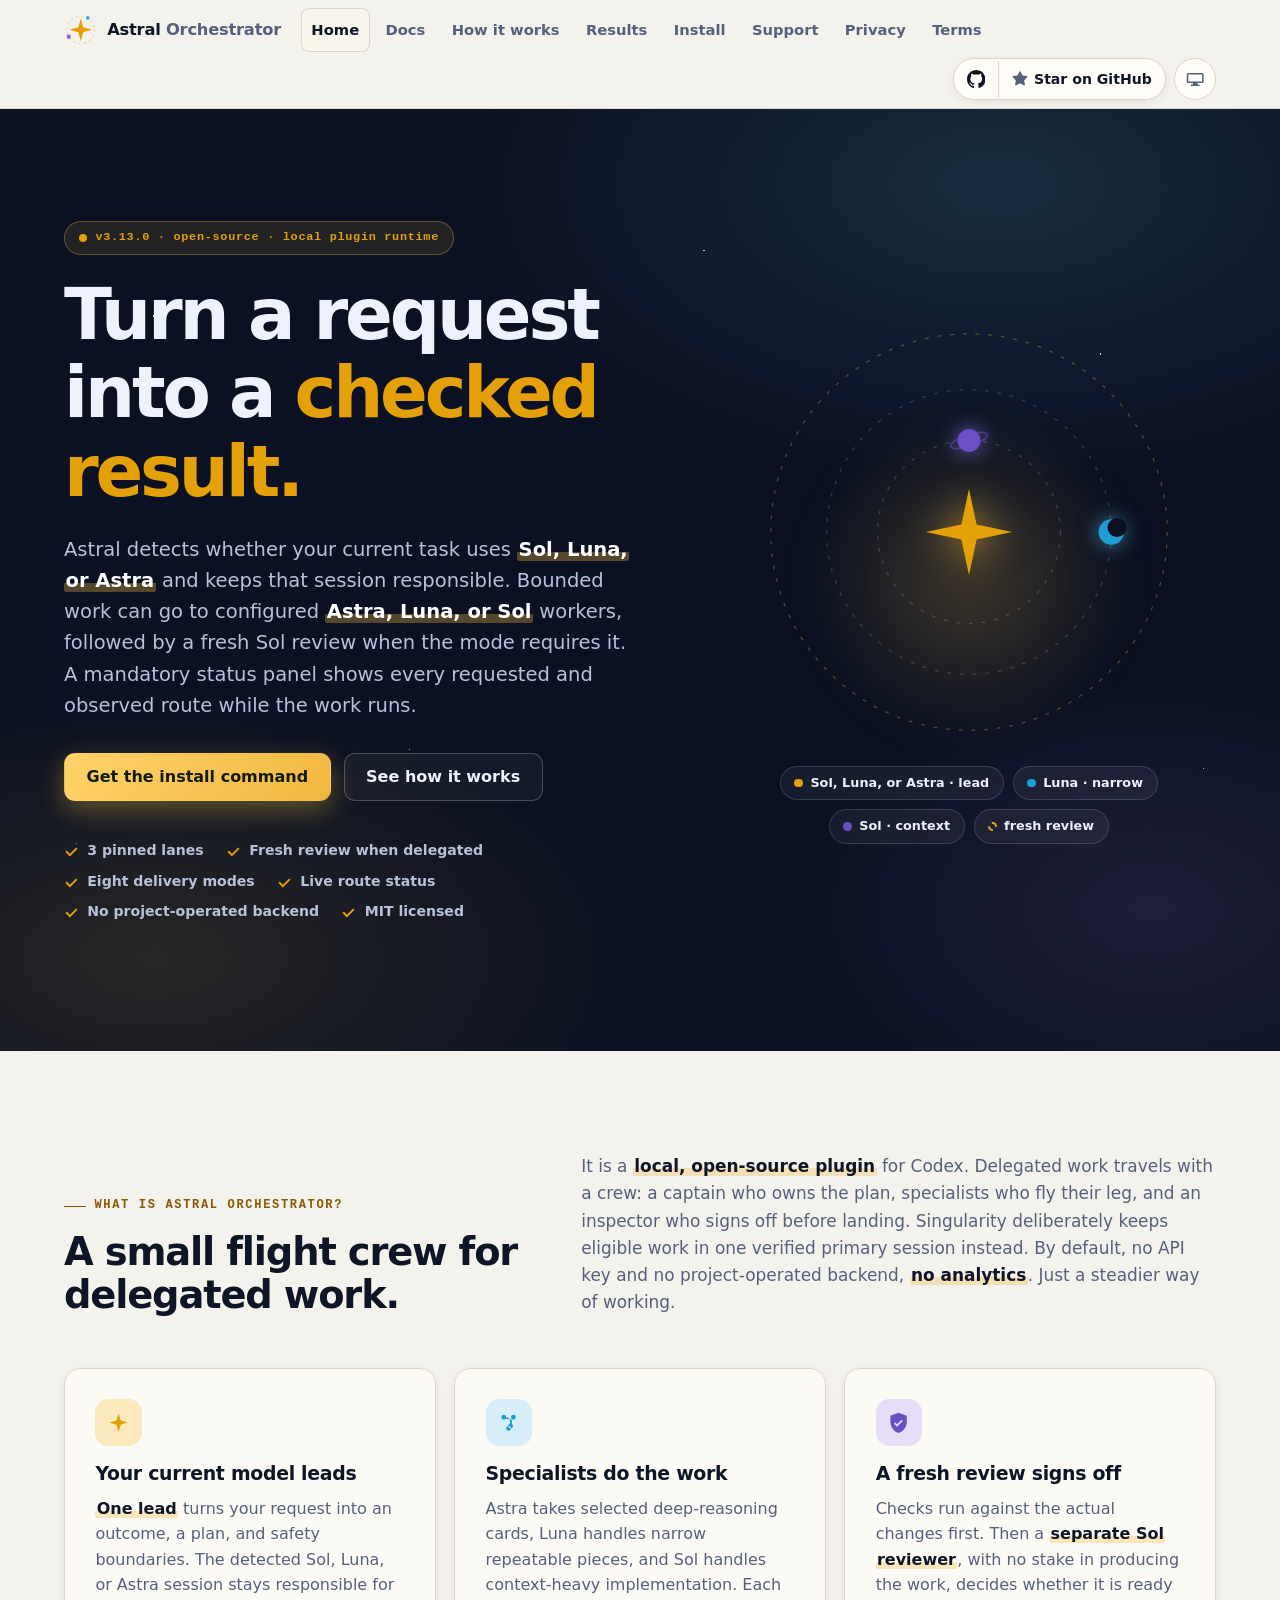
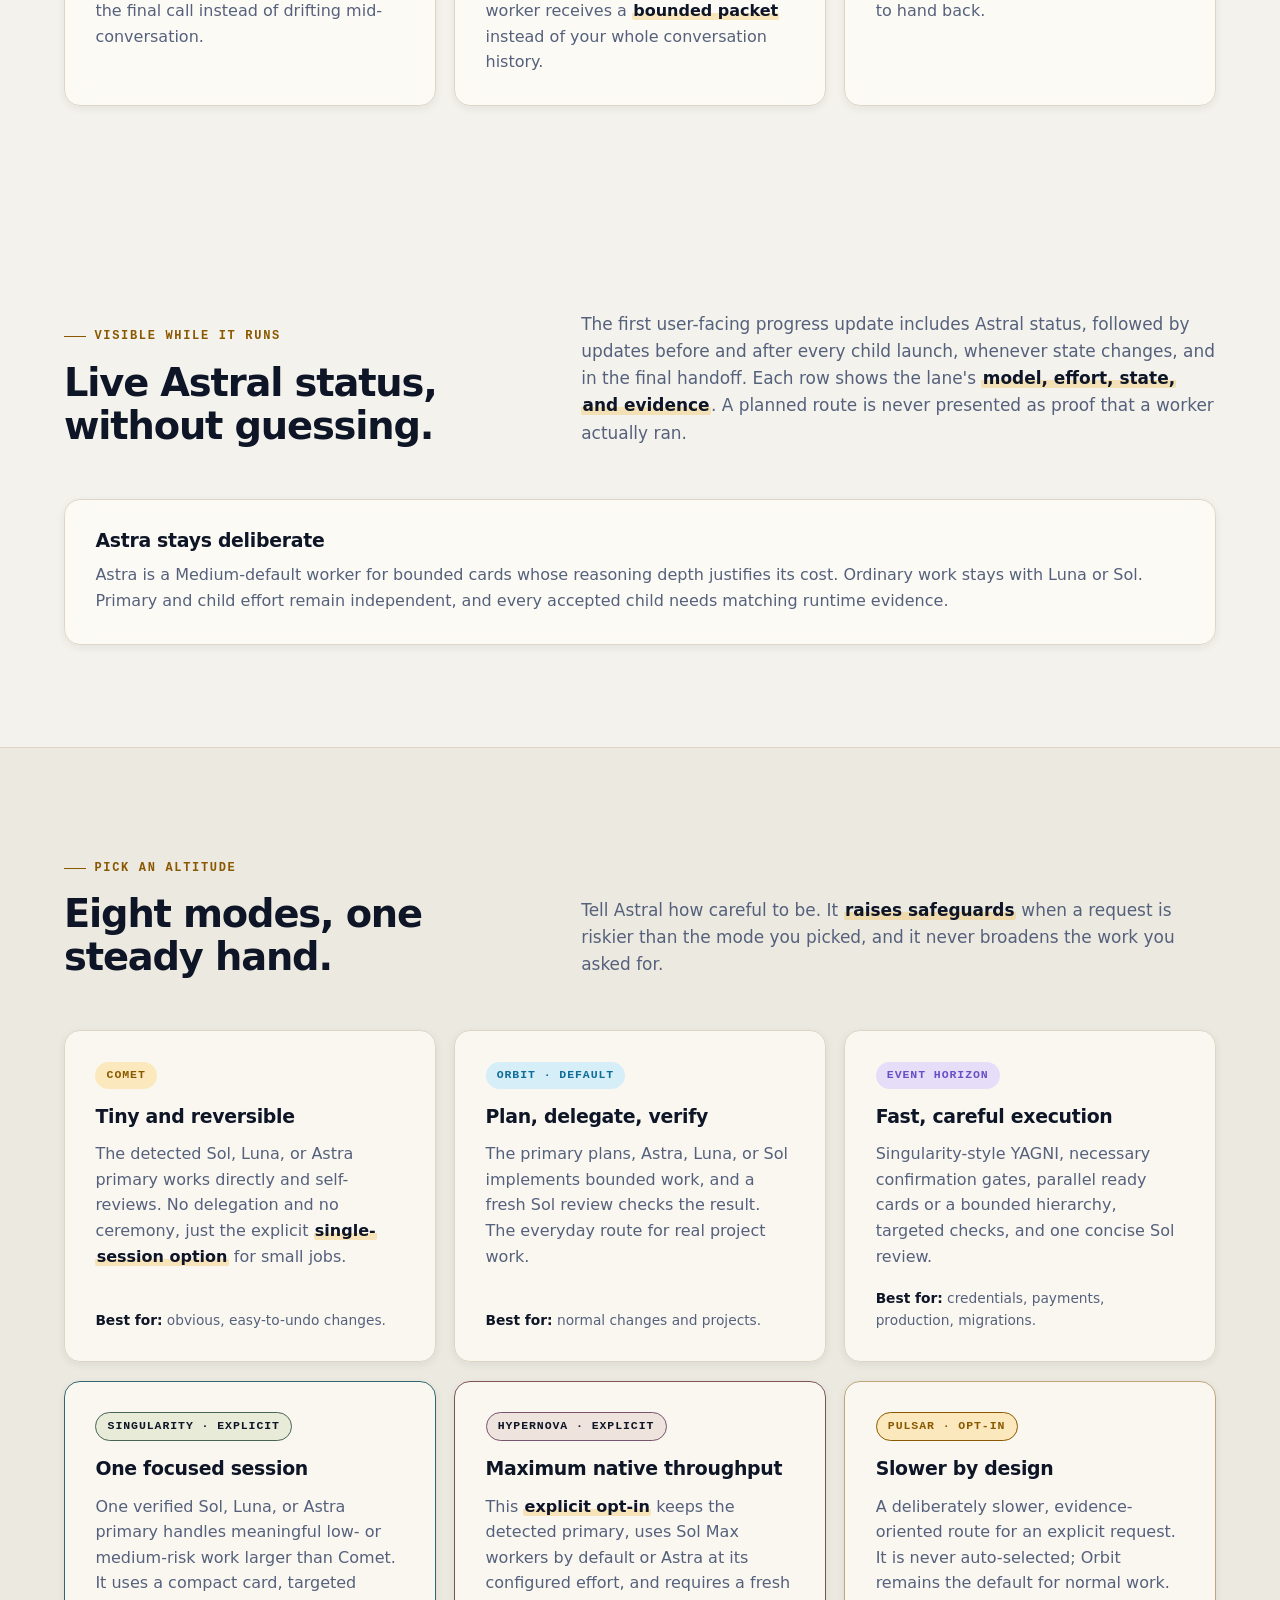
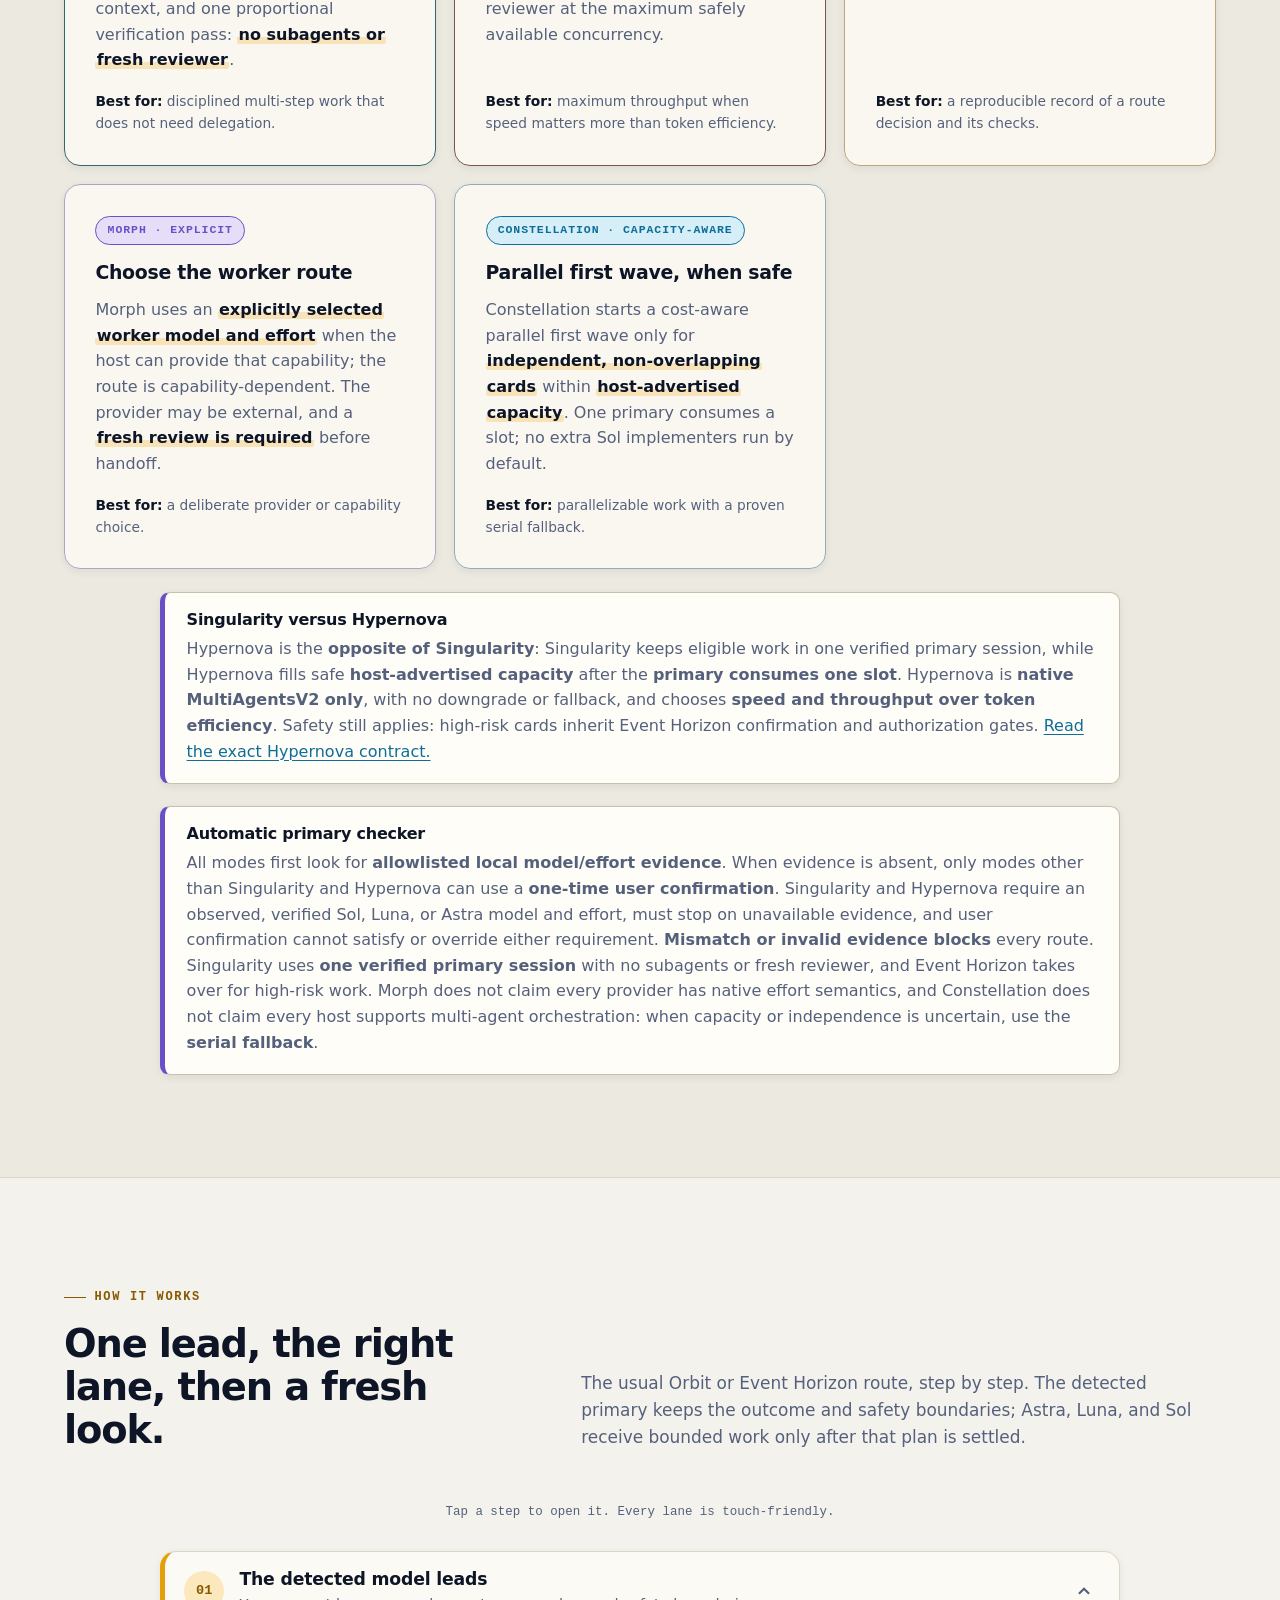
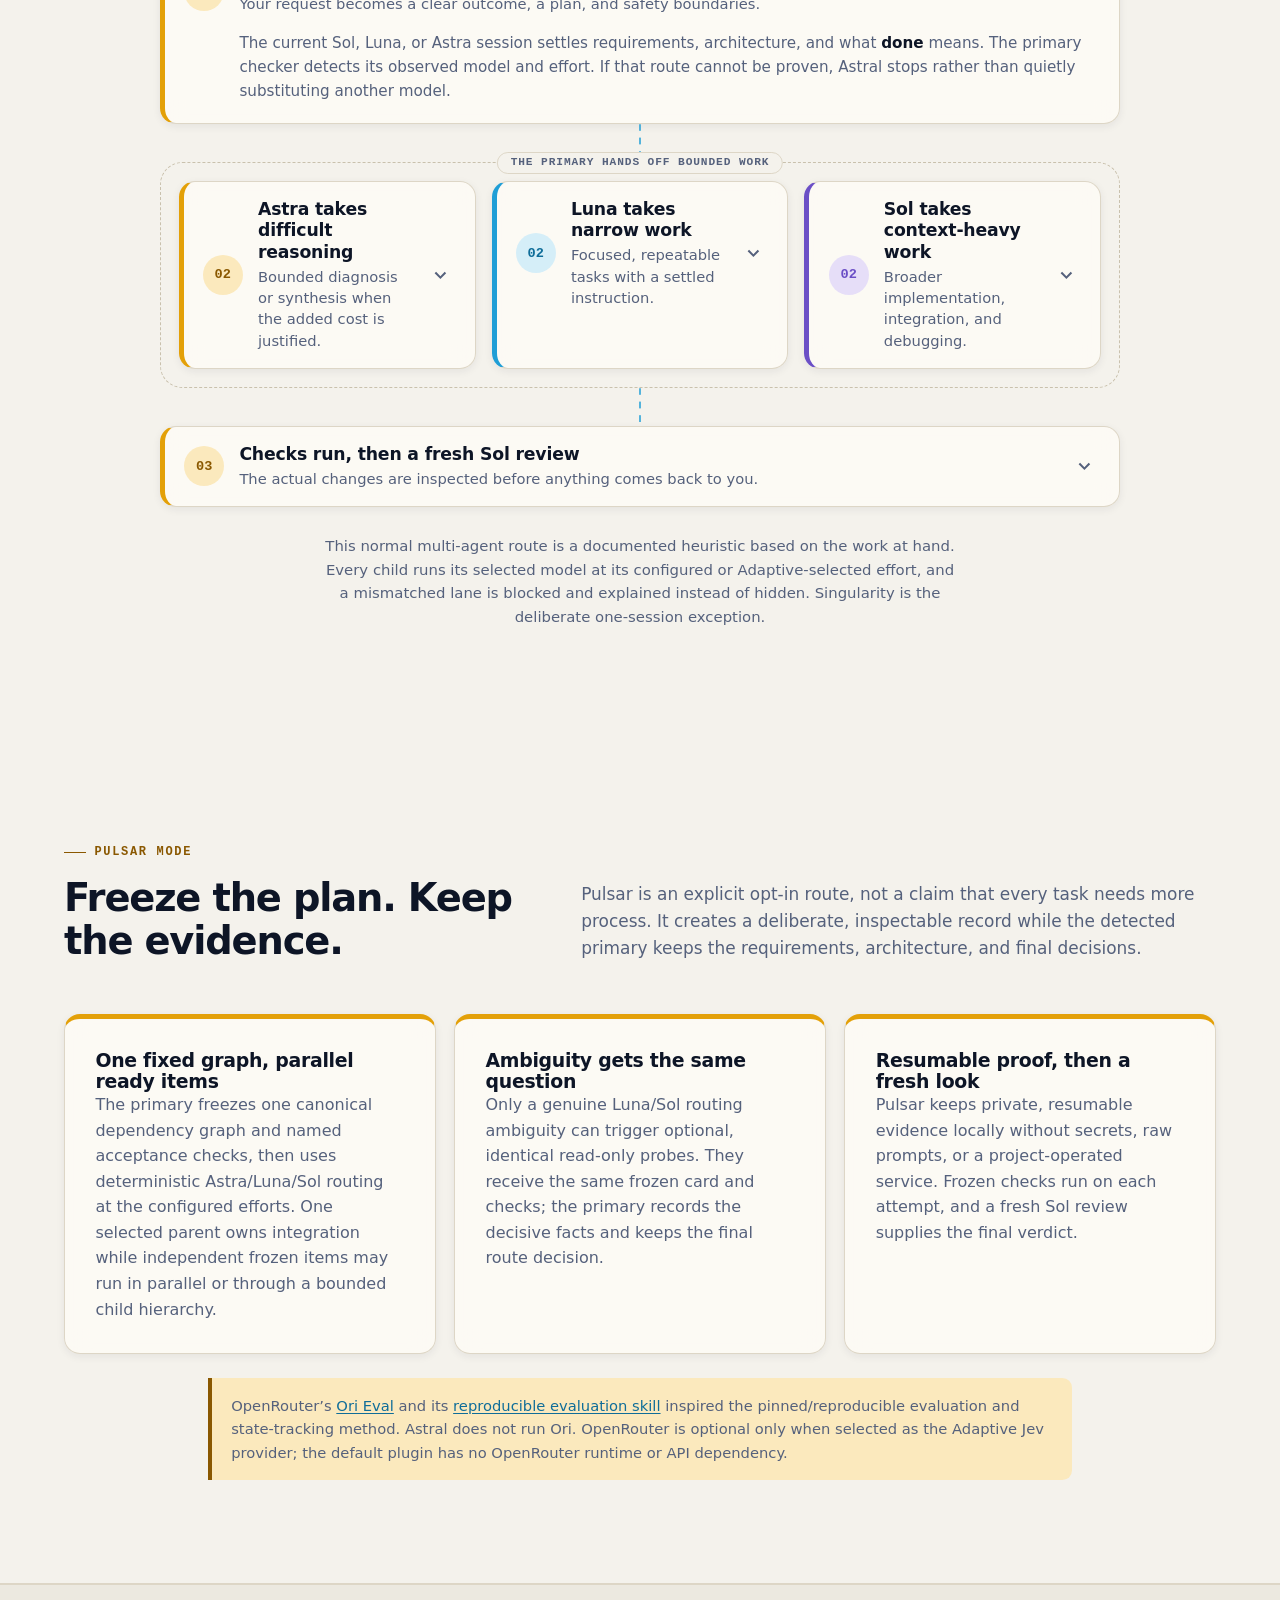
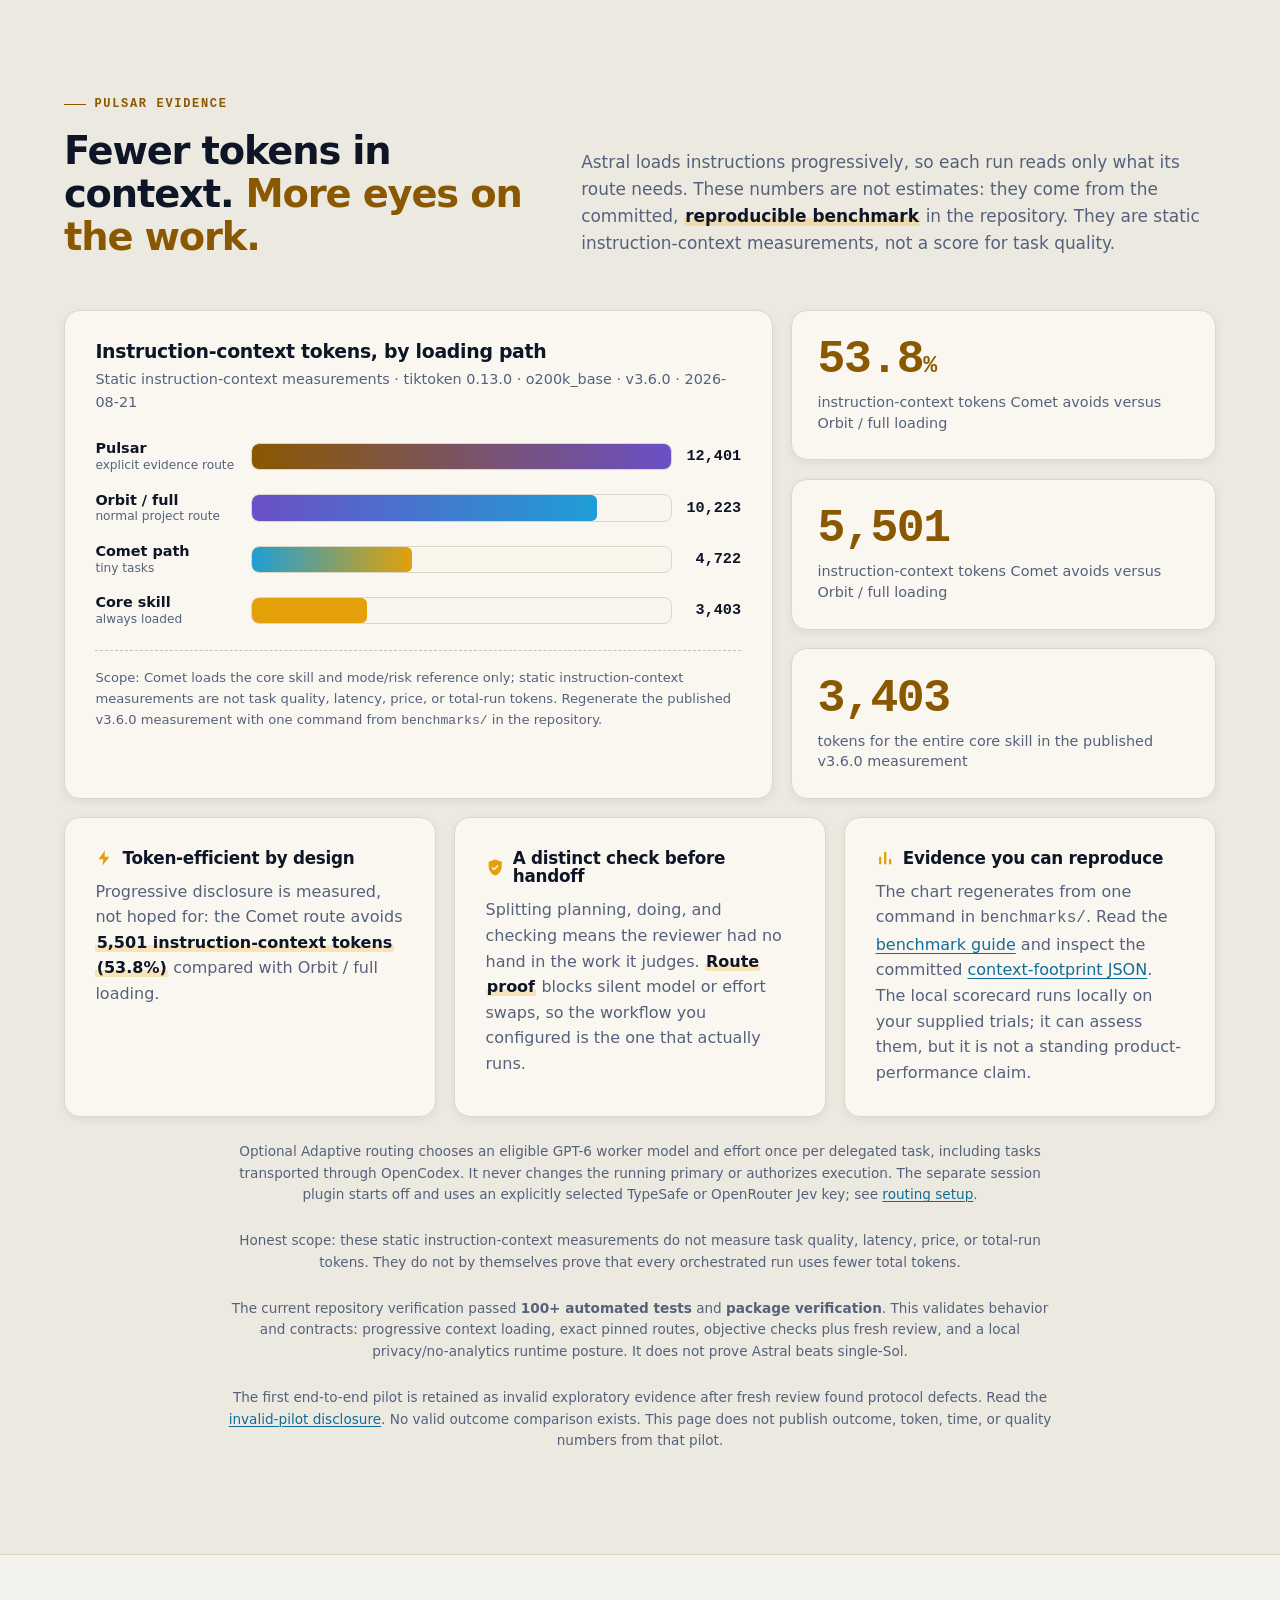
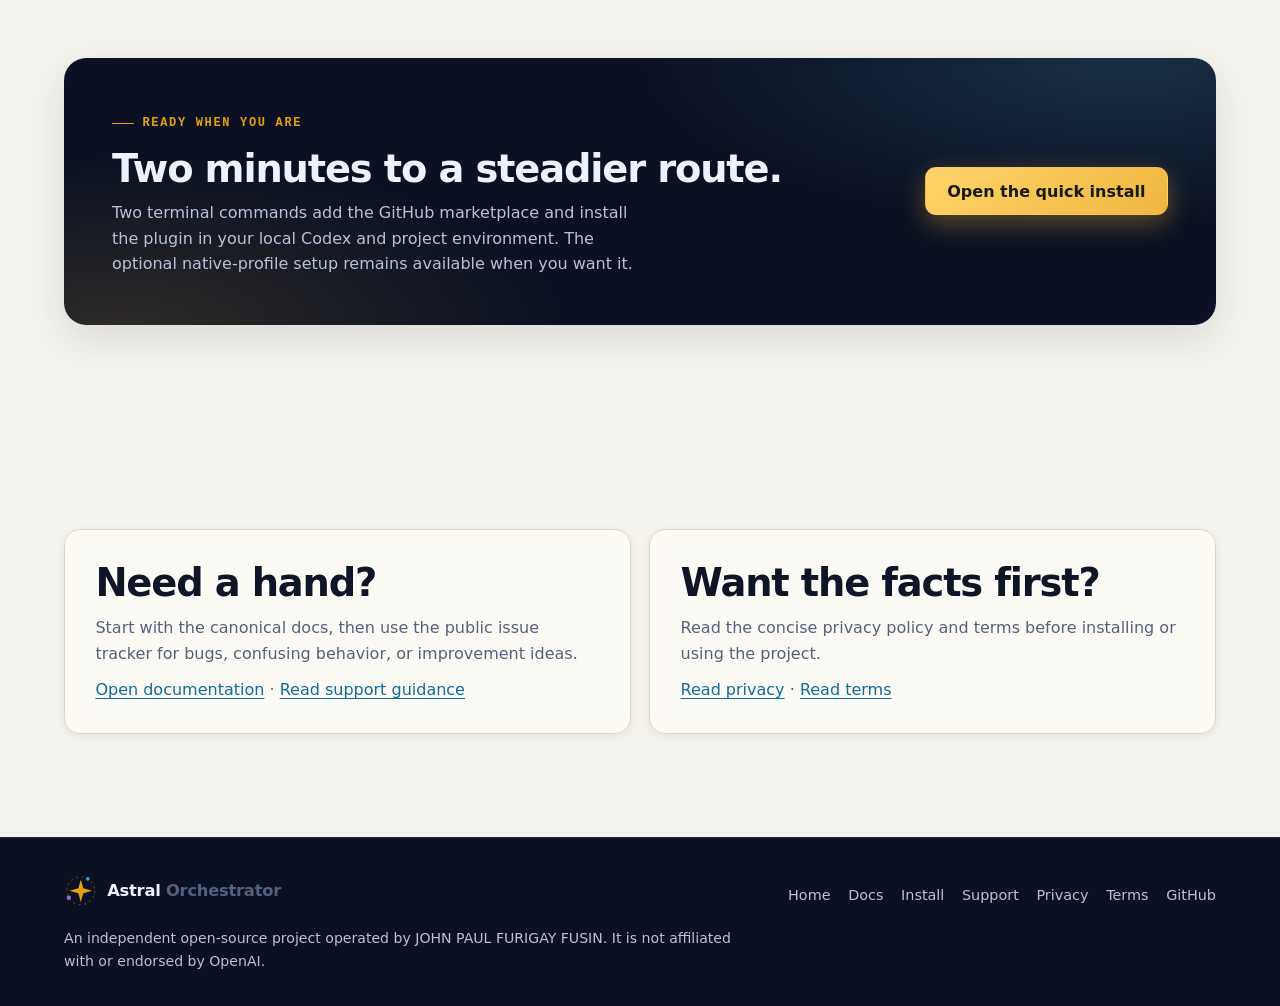
<file: website/index.html>
<!doctype html>
<html lang="en">
  <head>
    <meta charset="utf-8">
    <meta name="viewport" content="width=device-width, initial-scale=1">
    <meta name="description" content="Astral Orchestrator keeps the current Sol, Luna, or Astra session in charge, routes work to configured model lanes, and shows every agent route while it runs.">
    <meta name="theme-color" content="#f4f2ec">
    <title>Astral Orchestrator · turn a request into a checked result</title>
    <link rel="icon" type="image/png" href="assets/astral-orchestrator-favicon-32.png">
    <link rel="apple-touch-icon" href="assets/astral-orchestrator-touch-icon.png">
    <link rel="stylesheet" href="assets/site.css">
    <script src="assets/site.js"></script>
  </head>
  <body>
    <div class="ambient" aria-hidden="true"></div>
    <a class="skip-link" href="#main-content">Skip to content</a>
    <header class="site-header">
      <div class="shell header-inner">
        <a class="brand" href="./" aria-label="Astral Orchestrator home">
          <svg class="brand-mark" viewBox="0 0 40 40" aria-hidden="true">
            <circle cx="20" cy="20" r="16.5" fill="none" stroke="currentColor" stroke-opacity="0.35" stroke-width="1.4" stroke-dasharray="2.5 4"></circle>
            <path d="M20 6.5 L22.9 17.1 L33.5 20 L22.9 22.9 L20 33.5 L17.1 22.9 L6.5 20 L17.1 17.1 Z"></path>
            <circle cx="28.3" cy="5.7" r="2.2" fill="#2ea6dc"></circle>
            <circle cx="5.7" cy="28.3" r="2.6" fill="#8a6cdb"></circle>
          </svg>
          <span class="brand-word">Astral <em>Orchestrator</em></span>
        </a>
        <nav class="site-nav" aria-label="Primary navigation">
          <ul>
            <li><a href="./" aria-current="page">Home</a></li>
            <li><a href="docs/">Docs</a></li>
            <li><a href="#how-it-works">How it works</a></li>
            <li><a href="#evidence">Results</a></li>
            <li><a href="install/">Install</a></li>
            <li><a href="support/">Support</a></li>
            <li><a href="privacy/">Privacy</a></li>
            <li><a href="terms/">Terms</a></li>
          </ul>
        </nav>
        <div class="header-actions">
          <a class="star-button" href="https://github.com/Demonbane18/astral-orchestrator" target="_blank" rel="noopener" aria-label="Open Astral Orchestrator on GitHub in a new tab">
            <span class="star-button-part">
              <svg class="gh-mark" viewBox="0 0 16 16" aria-hidden="true"><path d="M8 0C3.58 0 0 3.58 0 8c0 3.54 2.29 6.53 5.47 7.59.4.07.55-.17.55-.38 0-.19-.01-.82-.01-1.49-2.01.37-2.53-.49-2.69-.94-.09-.23-.48-.94-.82-1.13-.28-.15-.68-.52-.01-.53.63-.01 1.08.58 1.23.82.72 1.21 1.87.87 2.33.66.07-.52.28-.87.51-1.07-1.78-.2-3.64-.89-3.64-3.95 0-.87.31-1.59.82-2.15-.08-.2-.36-1.02.08-2.12 0 0 .67-.21 2.2.82.64-.18 1.32-.27 2-.27s1.36.09 2 .27c1.53-1.04 2.2-.82 2.2-.82.44 1.1.16 1.92.08 2.12.51.56.82 1.27.82 2.15 0 3.07-1.87 3.75-3.65 3.95.29.25.54.73.54 1.48 0 1.07-.01 1.93-.01 2.2 0 .21.15.46.55.38A8.01 8.01 0 0 0 16 8c0-4.42-3.58-8-8-8Z"></path></svg>
            </span>
            <span class="star-button-part">
              <svg class="star-icon" viewBox="0 0 16 16" aria-hidden="true"><path d="M8 .25a.75.75 0 0 1 .673.418l1.882 3.815 4.21.612a.75.75 0 0 1 .416 1.279l-3.046 2.97.719 4.192a.751.751 0 0 1-1.088.791L8 12.347l-3.766 1.98a.75.75 0 0 1-1.088-.79l.72-4.194L.818 6.374a.75.75 0 0 1 .416-1.28l4.21-.611L7.327.668A.75.75 0 0 1 8 .25Z"></path></svg>
              <span class="star-label">Star on GitHub</span>
            </span>
          </a>
          <button class="theme-toggle" type="button" data-theme-toggle data-choice="system" aria-label="Theme: system. Activate for light theme.">
            <svg data-theme-icon="light" viewBox="0 0 24 24" aria-hidden="true"><circle cx="12" cy="12" r="4.5"></circle><circle cx="12" cy="2.4" r="1.7"></circle><circle cx="12" cy="21.6" r="1.7"></circle><circle cx="2.4" cy="12" r="1.7"></circle><circle cx="21.6" cy="12" r="1.7"></circle><circle cx="4.8" cy="4.8" r="1.7"></circle><circle cx="19.2" cy="19.2" r="1.7"></circle><circle cx="19.2" cy="4.8" r="1.7"></circle><circle cx="4.8" cy="19.2" r="1.7"></circle></svg>
            <svg data-theme-icon="dark" viewBox="0 0 24 24" aria-hidden="true"><path d="M21 12.79A9 9 0 1 1 11.21 3 7 7 0 0 0 21 12.79Z"></path></svg>
            <svg data-theme-icon="system" viewBox="0 0 24 24" aria-hidden="true"><path fill-rule="evenodd" d="M3 4a2 2 0 0 0-2 2v9a2 2 0 0 0 2 2h6v2H7a1 1 0 1 0 0 2h10a1 1 0 1 0 0-2h-2v-2h6a2 2 0 0 0 2-2V6a2 2 0 0 0-2-2H3Zm0 2h18v9H3V6Z"></path></svg>
          </button>
        </div>
      </div>
    </header>

    <main id="main-content">
      <section class="hero" aria-labelledby="home-title">
        <div class="shell hero-grid">
          <div>
            <p class="hero-badge"><span class="pulse-dot" aria-hidden="true"></span>v3.13.0 · open-source · local plugin runtime</p>
            <h1 id="home-title">Turn a request into a <span class="gradient-text">checked result.</span></h1>
            <p class="hero-copy">
              Astral detects whether your current task uses <span class="hl">Sol, Luna, or Astra</span>
              and keeps that session responsible. Bounded work can go to configured
              <span class="hl">Astra, Luna, or Sol</span> workers, followed by a fresh
              Sol review when the mode requires it. A mandatory status panel shows every
              requested and observed route while the work runs.
            </p>
            <div class="hero-actions">
              <a class="button button-primary" href="install/">Get the install command</a>
              <a class="button button-quiet" href="#how-it-works">See how it works</a>
            </div>
            <ul class="hero-facts">
              <li><svg viewBox="0 0 16 16" aria-hidden="true"><path d="M6.2 11.3 2.9 8 1.5 9.4l4.7 4.7 8-8L12.8 4.7z"></path></svg>3 pinned lanes</li>
              <li><svg viewBox="0 0 16 16" aria-hidden="true"><path d="M6.2 11.3 2.9 8 1.5 9.4l4.7 4.7 8-8L12.8 4.7z"></path></svg>Fresh review when delegated</li>
              <li><svg viewBox="0 0 16 16" aria-hidden="true"><path d="M6.2 11.3 2.9 8 1.5 9.4l4.7 4.7 8-8L12.8 4.7z"></path></svg>Eight delivery modes</li>
              <li><svg viewBox="0 0 16 16" aria-hidden="true"><path d="M6.2 11.3 2.9 8 1.5 9.4l4.7 4.7 8-8L12.8 4.7z"></path></svg>Live route status</li>
              <li><svg viewBox="0 0 16 16" aria-hidden="true"><path d="M6.2 11.3 2.9 8 1.5 9.4l4.7 4.7 8-8L12.8 4.7z"></path></svg>No project-operated backend</li>
              <li><svg viewBox="0 0 16 16" aria-hidden="true"><path d="M6.2 11.3 2.9 8 1.5 9.4l4.7 4.7 8-8L12.8 4.7z"></path></svg>MIT licensed</li>
            </ul>
          </div>
          <div class="hero-orbit">
            <svg class="orbit-scene" viewBox="0 0 340 340" role="img" aria-label="Orbital diagram: the detected Sol, Luna, or Astra primary at the center, configured specialist lanes on inner orbits, and a dashed fresh-review ring around them all.">
              <circle class="orbit-ring orbit-ring--review" cx="170" cy="170" r="156"></circle>
              <circle class="orbit-ring" cx="170" cy="170" r="112"></circle>
              <circle class="orbit-ring" cx="170" cy="170" r="72"></circle>
              <g class="orbit-group orbit-group--luna">
                <g transform="translate(282 170)">
                  <circle class="orbit-luna" r="10"></circle>
                  <circle class="orbit-cutout" cx="4.5" cy="-3.5" r="7.5"></circle>
                </g>
              </g>
              <g class="orbit-group orbit-group--terra">
                <g transform="translate(170 98)">
                  <circle class="orbit-terra" r="9"></circle>
                  <ellipse cx="0" cy="0" rx="15" ry="4.5" fill="none" stroke="currentColor" stroke-opacity="0.55" stroke-width="1.4" transform="rotate(-18)" class="orbit-terra"></ellipse>
                </g>
              </g>
              <path class="orbit-sol" d="M170 136 L176 164 L204 170 L176 176 L170 204 L164 176 L136 170 L164 164 Z"></path>
            </svg>
            <div class="orbit-legend" aria-hidden="true">
              <span class="orbit-chip"><i class="dot-sol"></i>Sol, Luna, or Astra · lead</span>
              <span class="orbit-chip"><i class="dot-luna"></i>Luna · narrow</span>
              <span class="orbit-chip"><i class="dot-terra"></i>Sol · context</span>
              <span class="orbit-chip"><i class="dot-review"></i>fresh review</span>
            </div>
          </div>
        </div>
      </section>

      <section class="section" aria-labelledby="what-title">
        <div class="shell">
          <div class="section-intro" data-reveal>
            <div>
              <p class="eyebrow">What is Astral Orchestrator?</p>
              <h2 id="what-title">A small flight crew for delegated work.</h2>
            </div>
            <p>
              It is a <span class="hl">local, open-source plugin</span> for Codex.
              Delegated work travels with a crew: a captain who owns the plan,
              specialists who fly their leg, and an inspector who signs off before
              landing. Singularity deliberately keeps eligible work in one verified
              primary session instead. By default, no API key and no project-operated backend,
              <span class="hl">no analytics</span>. Just a steadier way of working.
            </p>
          </div>
          <div class="card-grid">
            <article class="pillar-card" data-reveal>
              <span class="card-icon card-icon--sol" aria-hidden="true">
                <svg viewBox="0 0 24 24"><path d="M12 2.5 14.2 9.8 21.5 12 14.2 14.2 12 21.5 9.8 14.2 2.5 12 9.8 9.8Z"></path></svg>
              </span>
              <h3>Your current model leads</h3>
              <p>
                <span class="hl">One lead</span> turns your request into an outcome,
                a plan, and safety boundaries. The detected Sol, Luna, or Astra session stays responsible for the final
                call instead of drifting mid-conversation.
              </p>
            </article>
            <article class="pillar-card" data-reveal>
              <span class="card-icon card-icon--lanes" aria-hidden="true">
                <svg viewBox="0 0 24 24"><path d="M7 4a2.5 2.5 0 1 1 0 5 2.5 2.5 0 0 1 0-5Zm10 0a2.5 2.5 0 1 1 0 5 2.5 2.5 0 0 1 0-5ZM7 6.5h2.2c2.6 0 4.3 1.6 4.3 4.2V13a2.5 2.5 0 1 0 2 .4v-2.7c0-1.5-1-2.4-2.3-2.4H7v-1.8ZM12 15.5A2.5 2.5 0 1 1 12 20.5 2.5 2.5 0 0 1 12 15.5Z"></path></svg>
              </span>
              <h3>Specialists do the work</h3>
              <p>
                Astra takes selected deep-reasoning cards, Luna handles narrow repeatable
                pieces, and Sol handles context-heavy implementation. Each worker receives a <span class="hl">bounded
                packet</span> instead of your whole conversation history.
              </p>
            </article>
            <article class="pillar-card" data-reveal>
              <span class="card-icon card-icon--review" aria-hidden="true">
                <svg viewBox="0 0 24 24"><path d="M12 1.8 3.5 5v6.1c0 5.3 3.6 10.3 8.5 11.6 4.9-1.3 8.5-6.3 8.5-11.6V5L12 1.8Zm-1.6 14.6-3.2-3.2 1.4-1.4 1.8 1.8 4.6-4.6 1.4 1.4-6 6Z"></path></svg>
              </span>
              <h3>A fresh review signs off</h3>
              <p>
                Checks run against the actual changes first. Then a
                <span class="hl">separate Sol reviewer</span>, with no stake in
                producing the work, decides whether it is ready to hand back.
              </p>
            </article>
          </div>
        </div>
      </section>

      <section class="section" aria-labelledby="status-title">
        <div class="shell">
          <div class="section-intro" data-reveal>
            <div>
              <p class="eyebrow">Visible while it runs</p>
              <h2 id="status-title">Live Astral status, without guessing.</h2>
            </div>
            <p>
              The first user-facing progress update includes Astral status, followed by
              updates before and after every child launch,
              whenever state changes, and in the final handoff. Each row shows the lane's
              <span class="hl">model, effort, state, and evidence</span>. A planned route is
              never presented as proof that a worker actually ran.
            </p>
          </div>
          <div class="plain-card" data-reveal>
            <h3>Astra stays deliberate</h3>
            <p>
              Astra is a Medium-default worker for bounded cards whose reasoning depth
              justifies its cost. Ordinary work stays with Luna or Sol. Primary and child
              effort remain independent, and every accepted child needs matching runtime evidence.
            </p>
          </div>
        </div>
      </section>

      <section class="section modes-section" aria-labelledby="modes-title">
        <div class="shell">
          <div class="section-intro" data-reveal>
            <div>
              <p class="eyebrow">Pick an altitude</p>
              <h2 id="modes-title">Eight modes, one steady hand.</h2>
            </div>
            <p>
              Tell Astral how careful to be. It <span class="hl">raises safeguards</span>
              when a request is riskier than the mode you picked, and it never
              broadens the work you asked for.
            </p>
          </div>
          <div class="card-grid modes-grid">
            <article class="mode-card" data-reveal>
              <span class="mode-tag mode-tag--comet">Comet</span>
              <h3>Tiny and reversible</h3>
              <p>
                The detected Sol, Luna, or Astra primary works directly and self-reviews. No
                delegation and no ceremony, just the explicit
                <span class="hl">single-session option</span> for small jobs.
              </p>
              <p class="mode-best"><strong>Best for:</strong> obvious, easy-to-undo changes.</p>
            </article>
            <article class="mode-card" data-reveal>
              <span class="mode-tag mode-tag--orbit">Orbit · default</span>
              <h3>Plan, delegate, verify</h3>
              <p>
                The primary plans, Astra, Luna, or Sol implements bounded work, and a fresh Sol
                review checks the result. The everyday route for real project work.
              </p>
              <p class="mode-best"><strong>Best for:</strong> normal changes and projects.</p>
            </article>
            <article class="mode-card" data-reveal>
              <span class="mode-tag mode-tag--event-horizon">Event Horizon</span>
              <h3>Fast, careful execution</h3>
              <p>
                Singularity-style YAGNI, necessary confirmation gates, parallel ready
                cards or a bounded hierarchy, targeted checks, and one concise Sol review.
              </p>
              <p class="mode-best"><strong>Best for:</strong> credentials, payments, production, migrations.</p>
            </article>
            <article class="mode-card mode-card--singularity" data-reveal>
              <span class="mode-tag mode-tag--singularity">Singularity · explicit</span>
              <h3>One focused session</h3>
              <p>
                One verified Sol, Luna, or Astra primary handles meaningful low- or medium-risk work
                larger than Comet. It uses a compact card, targeted context, and one
                proportional verification pass: <span class="hl">no subagents or fresh reviewer</span>.
              </p>
              <p class="mode-best"><strong>Best for:</strong> disciplined multi-step work that does not need delegation.</p>
            </article>
            <article class="mode-card mode-card--hypernova" data-reveal>
              <span class="mode-tag mode-tag--hypernova">Hypernova · explicit</span>
              <h3>Maximum native throughput</h3>
              <p>
                This <span class="hl">explicit opt-in</span> keeps the detected primary,
                uses Sol Max workers by default or Astra at its configured effort, and
                requires a fresh reviewer at the maximum safely available concurrency.
              </p>
              <p class="mode-best"><strong>Best for:</strong> maximum throughput when speed matters more than token efficiency.</p>
            </article>
            <article class="mode-card mode-card--pulsar" data-reveal>
              <span class="mode-tag mode-tag--pulsar">Pulsar · opt-in</span>
              <h3>Slower by design</h3>
              <p>
                A deliberately slower, evidence-oriented route for an explicit
                request. It is never auto-selected; Orbit remains the default for
                normal work.
              </p>
              <p class="mode-best"><strong>Best for:</strong> a reproducible record of a route decision and its checks.</p>
            </article>
            <article class="mode-card mode-card--morph" data-reveal>
              <span class="mode-tag mode-tag--morph">Morph · explicit</span>
              <h3>Choose the worker route</h3>
              <p>
                Morph uses an <span class="hl">explicitly selected worker model and effort</span>
                when the host can provide that capability; the route is capability-dependent.
                The provider may be external,
                and a <span class="hl">fresh review is required</span> before handoff.
              </p>
              <p class="mode-best"><strong>Best for:</strong> a deliberate provider or capability choice.</p>
            </article>
            <article class="mode-card mode-card--constellation" data-reveal>
              <span class="mode-tag mode-tag--constellation">Constellation · capacity-aware</span>
              <h3>Parallel first wave, when safe</h3>
              <p>
                Constellation starts a cost-aware parallel first wave only for
                <span class="hl">independent, non-overlapping cards</span> within
                <span class="hl">host-advertised capacity</span>. One primary consumes a slot;
                no extra Sol implementers run by default.
              </p>
              <p class="mode-best"><strong>Best for:</strong> parallelizable work with a proven serial fallback.</p>
            </article>
          </div>
          <aside class="mode-guard" data-reveal aria-labelledby="singularity-hypernova-title">
            <h3 id="singularity-hypernova-title">Singularity versus Hypernova</h3>
            <p>
              Hypernova is the <strong>opposite of Singularity</strong>: Singularity keeps
              eligible work in one verified primary session, while Hypernova fills safe
              <strong>host-advertised capacity</strong> after the <strong>primary consumes one slot</strong>.
              Hypernova is <strong>native MultiAgentsV2 only</strong>, with no downgrade or fallback,
              and chooses <strong>speed and throughput over token efficiency</strong>. Safety still applies:
              high-risk cards inherit Event Horizon confirmation and authorization gates.
              <a href="docs/modes/#hypernova">Read the exact Hypernova contract.</a>
            </p>
          </aside>
          <aside class="mode-guard" data-reveal aria-labelledby="mode-guard-title">
            <h3 id="mode-guard-title">Automatic primary checker</h3>
            <p>
              All modes first look for <strong>allowlisted local model/effort evidence</strong>.
              When evidence is absent, only modes other than Singularity and Hypernova can
              use a <strong>one-time user confirmation</strong>. Singularity and Hypernova
              require an observed, verified Sol, Luna, or Astra model and effort, must stop on unavailable
              evidence, and user confirmation cannot satisfy or override either requirement.
              <strong>Mismatch or invalid evidence blocks</strong> every route. Singularity uses
              <strong>one verified primary session</strong> with no subagents or fresh reviewer, and
              Event Horizon takes over for high-risk work. Morph does not claim
              every provider has native effort semantics, and Constellation does not claim
              every host supports multi-agent orchestration: when capacity or
              independence is uncertain, use the <strong>serial fallback</strong>.
            </p>
          </aside>
        </div>
      </section>
      <section class="section" id="how-it-works" aria-labelledby="workflow-title">
        <div class="shell">
          <div class="section-intro" data-reveal>
            <div>
              <p class="eyebrow">How it works</p>
              <h2 id="workflow-title">One lead, the right lane, then a fresh look.</h2>
            </div>
            <p>
              The usual Orbit or Event Horizon route, step by step. The detected primary keeps the outcome
              and safety boundaries; Astra, Luna, and Sol receive bounded work only after
              that plan is settled.
            </p>
          </div>

          <p class="route-hint" data-reveal>Tap a step to open it. Every lane is touch-friendly.</p>

          <div class="route-map" aria-label="Normal multi-agent route: the detected Sol, Luna, or Astra session leads. Astra handles selected deep-reasoning work, Luna handles narrow tasks, Sol handles context-heavy implementation, and a fresh Sol review follows checks.">
            <div class="route-step route-step--sol" data-reveal>
              <details open>
                <summary>
                  <span class="route-number">01</span>
                  <span>
                    <span class="route-title">The detected model leads</span>
                    <span class="route-tagline">Your request becomes a clear outcome, a plan, and safety boundaries.</span>
                  </span>
                  <span class="route-chevron" aria-hidden="true"><svg viewBox="0 0 16 16"><path d="M8 11.5 2.5 6l1.4-1.4L8 8.7l4.1-4.1L13.5 6z"></path></svg></span>
                </summary>
                <div class="route-detail">
                  <p>The current Sol, Luna, or Astra session settles requirements, architecture, and what <strong>done</strong> means. The primary checker detects its observed model and effort. If that route cannot be proven, Astral stops rather than quietly substituting another model.</p>
                </div>
              </details>
            </div>

            <div class="route-connector" aria-hidden="true"></div>

            <div class="route-branches" data-reveal>
              <span class="route-branches-label">The primary hands off bounded work</span>
              <div class="route-step route-step--astra">
                <details>
                  <summary>
                    <span class="route-number">02</span>
                    <span>
                      <span class="route-title">Astra takes difficult reasoning</span>
                      <span class="route-tagline">Bounded diagnosis or synthesis when the added cost is justified.</span>
                    </span>
                    <span class="route-chevron" aria-hidden="true"><svg viewBox="0 0 16 16"><path d="M8 11.5 2.5 6l1.4-1.4L8 8.7l4.1-4.1L13.5 6z"></path></svg></span>
                  </summary>
                  <div class="route-detail">
                    <p>Astra runs at its configured effort, Medium by default, only for a bounded card whose reasoning depth, cross-domain synthesis, or difficult diagnosis justifies its added cost. Its effort is independent from the primary.</p>
                  </div>
                </details>
              </div>
              <div class="route-step route-step--luna">
                <details>
                  <summary>
                    <span class="route-number">02</span>
                    <span>
                      <span class="route-title">Luna takes narrow work</span>
                      <span class="route-tagline">Focused, repeatable tasks with a settled instruction.</span>
                    </span>
                    <span class="route-chevron" aria-hidden="true"><svg viewBox="0 0 16 16"><path d="M8 11.5 2.5 6l1.4-1.4L8 8.7l4.1-4.1L13.5 6z"></path></svg></span>
                  </summary>
                  <div class="route-detail">
                    <p>Think of a rename, a small transform, or a tight template: fully specified and easy to verify. Luna receives a bounded packet, <strong>not your whole conversation</strong>, at its configured effort.</p>
                  </div>
                </details>
              </div>
              <div class="route-step route-step--terra">
                <details>
                  <summary>
                    <span class="route-number">02</span>
                    <span>
                      <span class="route-title">Sol takes context-heavy work</span>
                      <span class="route-tagline">Broader implementation, integration, and debugging.</span>
                    </span>
                    <span class="route-chevron" aria-hidden="true"><svg viewBox="0 0 16 16"><path d="M8 11.5 2.5 6l1.4-1.4L8 8.7l4.1-4.1L13.5 6z"></path></svg></span>
                  </summary>
                  <div class="route-detail">
                    <p>When the work needs project context, like wiring a feature, chasing a bug across files, or careful refactoring, Sol steps in <strong>after</strong> the primary has settled the plan, at its configured effort.</p>
                  </div>
                </details>
              </div>
            </div>

            <div class="route-connector" aria-hidden="true"></div>

            <div class="route-step route-step--review" data-reveal>
              <details>
                <summary>
                  <span class="route-number">03</span>
                  <span>
                    <span class="route-title">Checks run, then a fresh Sol review</span>
                    <span class="route-tagline">The actual changes are inspected before anything comes back to you.</span>
                  </span>
                  <span class="route-chevron" aria-hidden="true"><svg viewBox="0 0 16 16"><path d="M8 11.5 2.5 6l1.4-1.4L8 8.7l4.1-4.1L13.5 6z"></path></svg></span>
                </summary>
                <div class="route-detail">
                  <p>The smallest relevant checks run against the real diff. Then a <strong>separate Sol reviewer</strong> performs one concise workspace-write review-and-repair pass. Event Horizon adds necessary confirmation gates without isolation ceremony or repeated reviewer cycles.</p>
                </div>
              </details>
            </div>

            <p class="route-caption">This normal multi-agent route is a documented heuristic based on the work at hand. Every child runs its selected model at its configured or Adaptive-selected effort, and a mismatched lane is blocked and explained instead of hidden. Singularity is the deliberate one-session exception.</p>
          </div>
        </div>
      </section>

      <section class="section pulsar-section" aria-labelledby="pulsar-title">
        <div class="shell">
          <div class="section-intro" data-reveal>
            <div>
              <p class="eyebrow">Pulsar mode</p>
              <h2 id="pulsar-title">Freeze the plan. Keep the evidence.</h2>
            </div>
            <p>
              Pulsar is an explicit opt-in route, not a claim that every task
              needs more process. It creates a deliberate, inspectable record while
              the detected primary keeps the requirements, architecture, and final decisions.
            </p>
          </div>
          <div class="pulsar-grid">
            <article class="pulsar-card" data-reveal>
              <h3>One fixed graph, parallel ready items</h3>
              <p>
                The primary freezes one canonical dependency graph and named acceptance checks,
                then uses deterministic Astra/Luna/Sol routing at the configured efforts.
                One selected parent owns integration while independent frozen items may
                run in parallel or through a bounded child hierarchy.
              </p>
            </article>
            <article class="pulsar-card" data-reveal>
              <h3>Ambiguity gets the same question</h3>
              <p>
                Only a genuine Luna/Sol routing ambiguity can trigger optional,
                identical read-only probes. They receive the same frozen card and
                checks; the primary records the decisive facts and keeps the final route
                decision.
              </p>
            </article>
            <article class="pulsar-card" data-reveal>
              <h3>Resumable proof, then a fresh look</h3>
              <p>
                Pulsar keeps private, resumable evidence locally without secrets,
                raw prompts, or a project-operated service. Frozen checks run on
                each attempt, and a fresh Sol review supplies the final verdict.
              </p>
            </article>
          </div>
          <aside class="attribution-note" data-reveal aria-label="Ori Eval inspiration and dependency note">
            <p>
              OpenRouter’s <a href="https://openrouter.ai/ori/eval">Ori Eval</a> and
              its <a href="https://openrouter.ai/skills/spawn-ori-eval">reproducible evaluation skill</a>
              inspired the pinned/reproducible evaluation and state-tracking method.
              Astral does not run Ori. OpenRouter is optional only when selected as the Adaptive Jev provider; the default plugin has no OpenRouter runtime or API dependency.
            </p>
          </aside>
        </div>
      </section>

      <section class="section evidence-section" id="evidence" aria-labelledby="evidence-title">
        <div class="shell">
          <div class="section-intro" data-reveal>
            <div>
              <p class="eyebrow">Pulsar evidence</p>
              <h2 id="evidence-title">Fewer tokens in context. <span class="gradient-text">More eyes on the work.</span></h2>
            </div>
            <p>
              Astral loads instructions progressively, so each run reads only what
              its route needs. These numbers are not estimates: they come from the
              committed, <span class="hl">reproducible benchmark</span> in the
              repository. They are static instruction-context measurements, not
              a score for task quality.
            </p>
          </div>

          <div class="evidence-grid">
            <div class="chart-card" data-reveal>
              <h3>Instruction-context tokens, by loading path</h3>
              <p class="chart-sub">Static instruction-context measurements · tiktoken 0.13.0 · o200k_base · v3.6.0 · 2026-08-21</p>
              <div class="chart" data-chart role="img" aria-label="Bar chart of static instruction-context tokens. Pulsar costs 12,401 tokens. Orbit and full cost 10,223 tokens. Comet costs 4,722 tokens. The core skill costs 3,403 tokens.">
                <div class="chart-row">
                  <span class="chart-label">Pulsar <small>explicit evidence route</small></span>
                  <span class="chart-track"><span class="chart-bar chart-bar--pulsar"></span></span>
                  <span class="chart-value" data-count-to="12401">12,401</span>
                </div>
                <div class="chart-row">
                  <span class="chart-label">Orbit / full <small>normal project route</small></span>
                  <span class="chart-track"><span class="chart-bar chart-bar--full"></span></span>
                  <span class="chart-value" data-count-to="10223">10,223</span>
                </div>
                <div class="chart-row">
                  <span class="chart-label">Comet path <small>tiny tasks</small></span>
                  <span class="chart-track"><span class="chart-bar chart-bar--comet"></span></span>
                  <span class="chart-value" data-count-to="4722">4,722</span>
                </div>
                <div class="chart-row">
                  <span class="chart-label">Core skill <small>always loaded</small></span>
                  <span class="chart-track"><span class="chart-bar chart-bar--core"></span></span>
                  <span class="chart-value" data-count-to="3403">3,403</span>
                </div>
              </div>
              <p class="chart-footnote">Scope: Comet loads the core skill and mode/risk reference only; static instruction-context measurements are not task quality, latency, price, or total-run tokens. Regenerate the published v3.6.0 measurement with one command from <code>benchmarks/</code> in the repository.</p>
            </div>

            <div class="stat-stack">
              <div class="stat-card" data-reveal>
                <span class="stat-number"><span data-stat-count data-count-to="53.8" data-decimals="1">53.8</span><span class="stat-unit">%</span></span>
                <span class="stat-label">instruction-context tokens Comet avoids versus Orbit / full loading</span>
              </div>
              <div class="stat-card" data-reveal>
                <span class="stat-number"><span data-stat-count data-count-to="5501">5,501</span></span>
                <span class="stat-label">instruction-context tokens Comet avoids versus Orbit / full loading</span>
              </div>
              <div class="stat-card" data-reveal>
                <span class="stat-number"><span data-stat-count data-count-to="3403">3,403</span></span>
                <span class="stat-label">tokens for the entire core skill in the published v3.6.0 measurement</span>
              </div>
            </div>
          </div>

          <div class="conclusion-grid">
            <article class="conclusion-card" data-reveal>
              <h3><svg viewBox="0 0 24 24" aria-hidden="true"><path d="M13 2 4.5 13.5H11L9.5 22 19 10h-6.5L13 2Z"></path></svg>Token-efficient by design</h3>
              <p>
                Progressive disclosure is measured, not hoped for: the Comet route
                avoids <span class="hl">5,501 instruction-context tokens (53.8%)</span>
                compared with Orbit / full loading.
              </p>
            </article>
            <article class="conclusion-card" data-reveal>
              <h3><svg viewBox="0 0 24 24" aria-hidden="true"><path d="M12 1.8 3.5 5v6.1c0 5.3 3.6 10.3 8.5 11.6 4.9-1.3 8.5-6.3 8.5-11.6V5L12 1.8Zm-1.6 14.6-3.2-3.2 1.4-1.4 1.8 1.8 4.6-4.6 1.4 1.4-6 6Z"></path></svg>A distinct check before handoff</h3>
              <p>
                Splitting planning, doing, and checking means the reviewer had no
                hand in the work it judges. <span class="hl">Route proof</span> blocks
                silent model or effort swaps, so the workflow you configured is the
                one that actually runs.
              </p>
            </article>
            <article class="conclusion-card" data-reveal>
              <h3><svg viewBox="0 0 24 24" aria-hidden="true"><path d="M4 20V10h3v10H4Zm6.5 0V4h3v16h-3ZM17 20v-7h3v7h-3Z"></path></svg>Evidence you can reproduce</h3>
              <p>
                The chart regenerates from one command in <code>benchmarks/</code>.
                Read the <a href="https://github.com/Demonbane18/astral-orchestrator/blob/main/benchmarks/README.md">benchmark guide</a>
                and inspect the committed <a href="https://github.com/Demonbane18/astral-orchestrator/blob/main/benchmarks/context-footprint-2026-08-21.json">context-footprint JSON</a>.
                The local scorecard runs locally on your supplied trials; it can assess
                them, but it is not a standing product-performance claim.
              </p>
            </article>
          </div>

          <p class="scope-note" data-reveal>
            Optional Adaptive routing chooses an eligible GPT-6 worker model and effort once per delegated task, including tasks transported through OpenCodex. It never changes the running primary or authorizes execution. The separate session plugin starts off and uses an explicitly selected TypeSafe or OpenRouter Jev key; see <a href="docs/routing/">routing setup</a>.
          </p>

          <p class="scope-note" data-reveal>
            Honest scope: these static instruction-context measurements do not measure
            task quality, latency, price, or total-run tokens. They do not by themselves
            prove that every orchestrated run uses fewer total tokens.
          </p>

          <p class="scope-note" data-reveal>
            The current repository verification passed <strong>100+ automated tests</strong> and
            <strong>package verification</strong>. This validates behavior and contracts:
            progressive context loading, exact pinned routes, objective checks plus fresh
            review, and a local privacy/no-analytics runtime posture. It does not prove
            Astral beats single-Sol.
          </p>

          <p class="scope-note" data-reveal>
            The first end-to-end pilot is retained as invalid exploratory evidence after
            fresh review found protocol defects. Read the <a href="https://github.com/Demonbane18/astral-orchestrator/blob/main/benchmarks/results/2026-08-04-invalid-pilot/INVALID.md">invalid-pilot disclosure</a>.
            No valid outcome comparison exists. This page does not publish outcome,
            token, time, or quality numbers from that pilot.
          </p>
        </div>
      </section>

      <section class="section" aria-labelledby="cta-title">
        <div class="shell">
          <div class="cta-band" data-reveal>
            <div>
              <p class="eyebrow">Ready when you are</p>
              <h2 id="cta-title">Two minutes to a steadier route.</h2>
              <p>Two terminal commands add the GitHub marketplace and install the plugin in your local Codex and project environment. The optional native-profile setup remains available when you want it.</p>
            </div>
            <a class="button button-primary" href="install/">Open the quick install</a>
          </div>
        </div>
      </section>

      <section class="section" aria-labelledby="next-title">
        <div class="shell two-up">
          <article class="plain-card" data-reveal>
            <h2 id="next-title">Need a hand?</h2>
            <p>Start with the canonical docs, then use the public issue tracker for bugs, confusing behavior, or improvement ideas.</p>
            <p><a href="docs/">Open documentation</a> <span aria-hidden="true">·</span> <a href="support/">Read support guidance</a></p>
          </article>
          <article class="plain-card" data-reveal>
            <h2>Want the facts first?</h2>
            <p>Read the concise privacy policy and terms before installing or using the project.</p>
            <p><a href="privacy/">Read privacy</a> <span aria-hidden="true">·</span> <a href="terms/">Read terms</a></p>
          </article>
        </div>
      </section>
    </main>

    <footer class="site-footer">
      <div class="shell footer-inner">
        <div>
          <a class="brand" href="./">
            <svg class="brand-mark" viewBox="0 0 40 40" aria-hidden="true">
              <circle cx="20" cy="20" r="16.5" fill="none" stroke="currentColor" stroke-opacity="0.35" stroke-width="1.4" stroke-dasharray="2.5 4"></circle>
              <path d="M20 6.5 L22.9 17.1 L33.5 20 L22.9 22.9 L20 33.5 L17.1 22.9 L6.5 20 L17.1 17.1 Z"></path>
              <circle cx="28.3" cy="5.7" r="2.2" fill="#2ea6dc"></circle>
              <circle cx="5.7" cy="28.3" r="2.6" fill="#8a6cdb"></circle>
            </svg>
            <span class="brand-word">Astral <em>Orchestrator</em></span>
          </a>
          <p class="footer-note">An independent open-source project operated by JOHN PAUL FURIGAY FUSIN. It is not affiliated with or endorsed by OpenAI.</p>
        </div>
        <nav aria-label="Footer navigation">
          <ul class="footer-links">
            <li><a href="./">Home</a></li>
            <li><a href="docs/">Docs</a></li>
            <li><a href="install/">Install</a></li>
            <li><a href="support/">Support</a></li>
            <li><a href="privacy/">Privacy</a></li>
            <li><a href="terms/">Terms</a></li>
            <li><a href="https://github.com/Demonbane18/astral-orchestrator">GitHub</a></li>
          </ul>
        </nav>
      </div>
    </footer>
  </body>
</html>
</file>
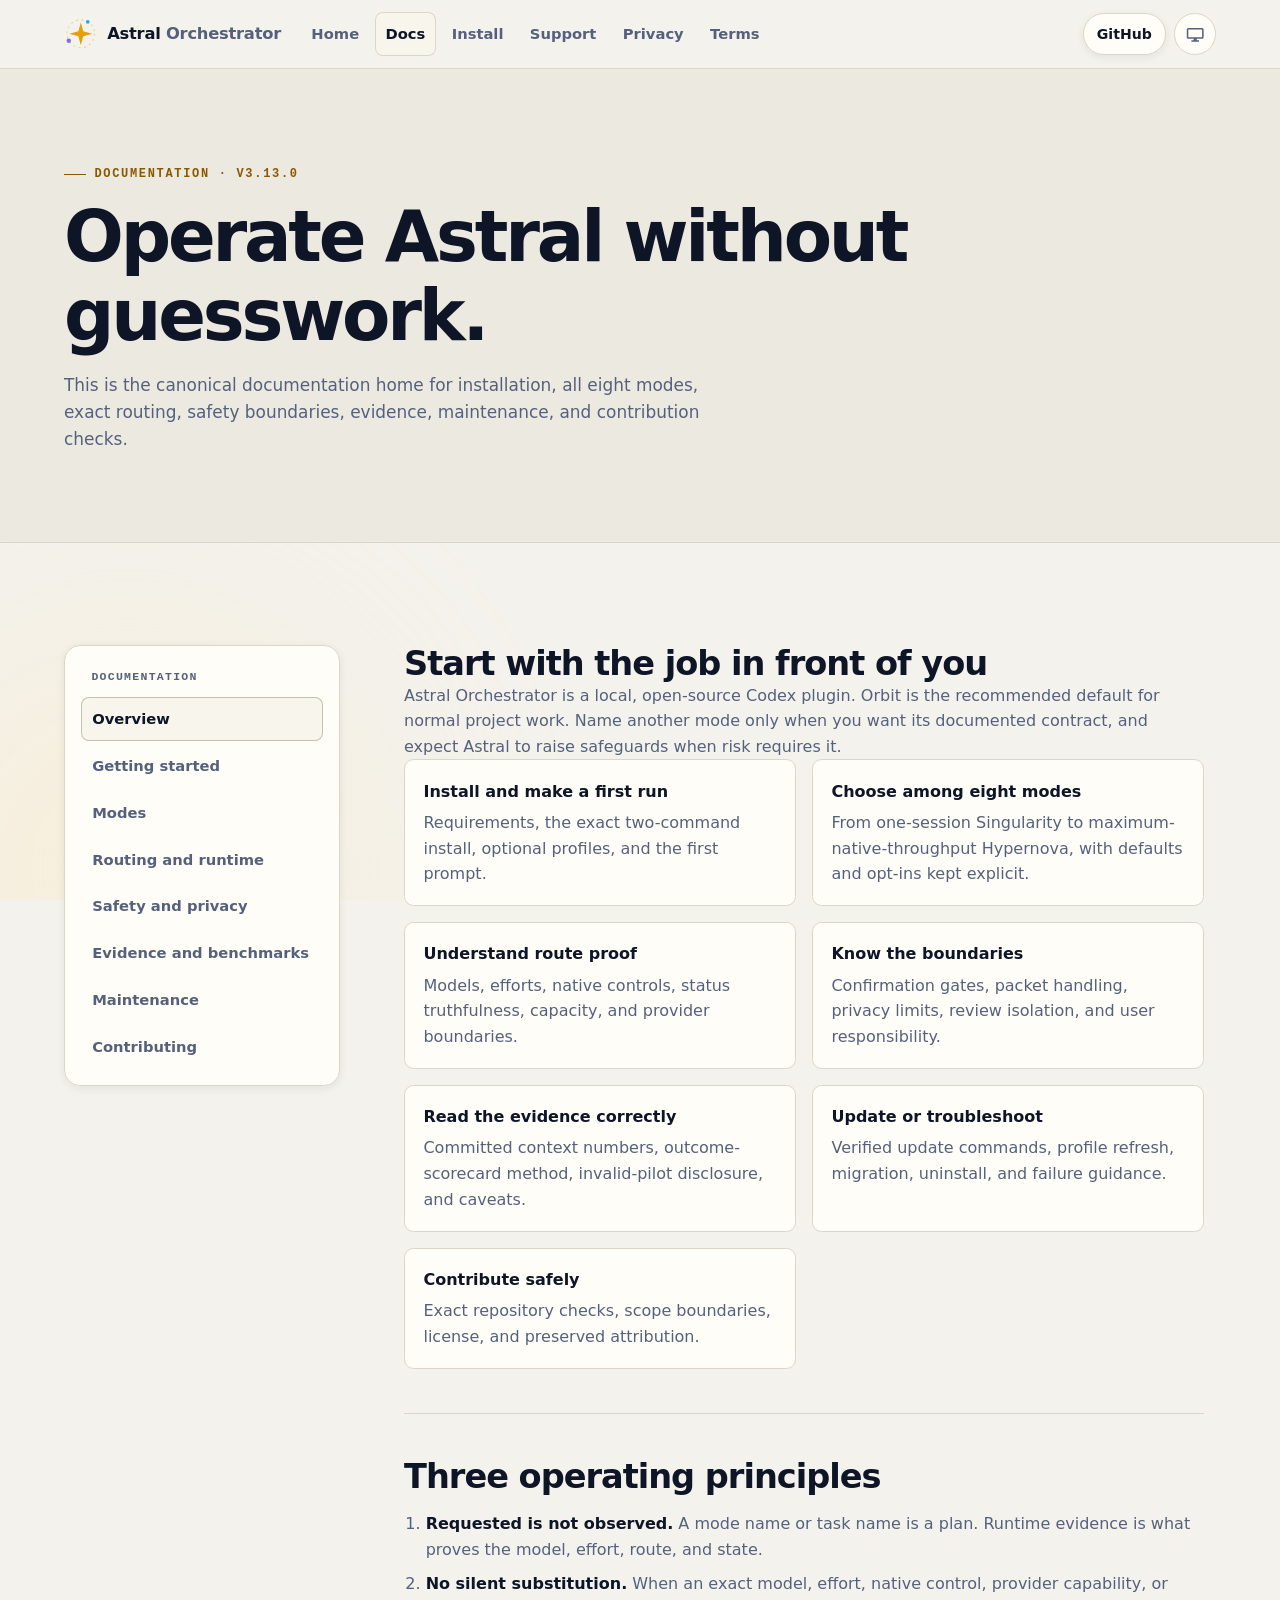
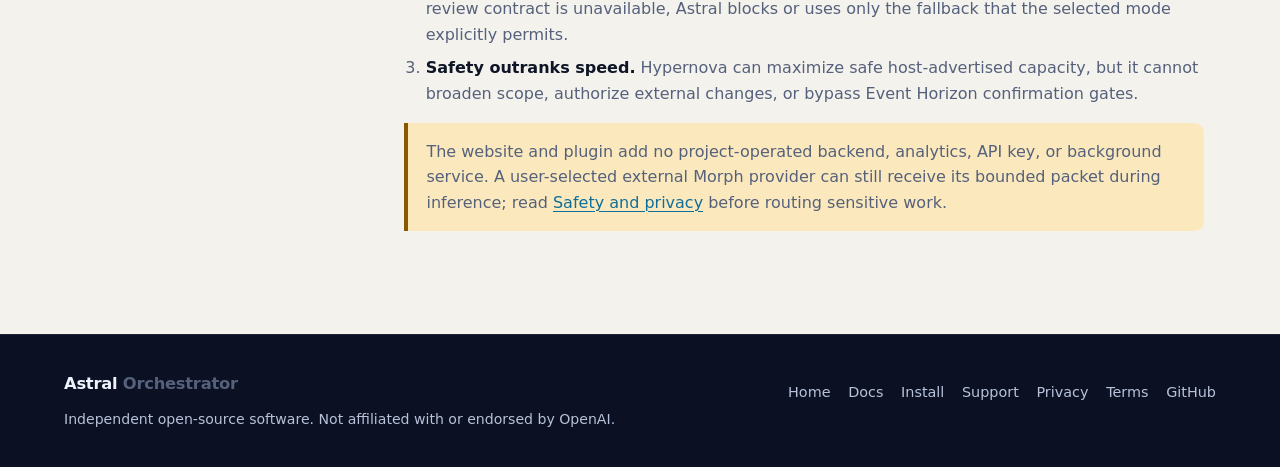
<file: website/docs/index.html>
<!doctype html>
<html lang="en">
  <head>
    <meta charset="utf-8">
    <meta name="viewport" content="width=device-width, initial-scale=1">
    <meta name="description" content="Canonical documentation for Astral Orchestrator installation, modes, routing, safety, evidence, and maintenance.">
    <meta name="theme-color" content="#f4f2ec">
    <title>Documentation · Astral Orchestrator</title>
    <link rel="icon" type="image/png" href="../assets/astral-orchestrator-favicon-32.png">
    <link rel="apple-touch-icon" href="../assets/astral-orchestrator-touch-icon.png">
    <link rel="stylesheet" href="../assets/site.css">
    <script src="../assets/site.js"></script>
  </head>
  <body>
    <div class="ambient" aria-hidden="true"></div>
    <a class="skip-link" href="#main-content">Skip to content</a>
    <header class="site-header">
      <div class="shell header-inner">
        <a class="brand" href="../" aria-label="Astral Orchestrator home">
          <svg class="brand-mark" viewBox="0 0 40 40" aria-hidden="true">
            <circle cx="20" cy="20" r="16.5" fill="none" stroke="currentColor" stroke-opacity="0.35" stroke-width="1.4" stroke-dasharray="2.5 4"></circle>
            <path d="M20 6.5 L22.9 17.1 L33.5 20 L22.9 22.9 L20 33.5 L17.1 22.9 L6.5 20 L17.1 17.1 Z"></path>
            <circle cx="28.3" cy="5.7" r="2.2" fill="#2ea6dc"></circle>
            <circle cx="5.7" cy="28.3" r="2.6" fill="#8a6cdb"></circle>
          </svg>
          <span class="brand-word">Astral <em>Orchestrator</em></span>
        </a>
        <nav class="site-nav" aria-label="Primary navigation">
          <ul>
            <li><a href="../">Home</a></li>
            <li><a href="./" aria-current="page">Docs</a></li>
            <li><a href="../install/">Install</a></li>
            <li><a href="../support/">Support</a></li>
            <li><a href="../privacy/">Privacy</a></li>
            <li><a href="../terms/">Terms</a></li>
          </ul>
        </nav>
        <div class="header-actions">
          <a class="star-button" href="https://github.com/Demonbane18/astral-orchestrator" target="_blank" rel="noopener" aria-label="Open Astral Orchestrator on GitHub in a new tab">
            <span class="star-button-part">GitHub</span>
          </a>
          <button class="theme-toggle" type="button" data-theme-toggle data-choice="system" aria-label="Theme: system. Activate for light theme.">
            <svg data-theme-icon="light" viewBox="0 0 24 24" aria-hidden="true"><circle cx="12" cy="12" r="5"></circle></svg>
            <svg data-theme-icon="dark" viewBox="0 0 24 24" aria-hidden="true"><path d="M21 12.8A9 9 0 1 1 11.2 3 7 7 0 0 0 21 12.8Z"></path></svg>
            <svg data-theme-icon="system" viewBox="0 0 24 24" aria-hidden="true"><path d="M3 4h18a2 2 0 0 1 2 2v10a2 2 0 0 1-2 2h-7v2h3v2H7v-2h3v-2H3a2 2 0 0 1-2-2V6a2 2 0 0 1 2-2Zm0 2v10h18V6H3Z"></path></svg>
          </button>
        </div>
      </div>
    </header>

    <main id="main-content">
      <header class="page-header docs-page-header">
        <div class="shell">
          <p class="eyebrow">Documentation · v3.13.0</p>
          <h1 id="docs-title">Operate Astral without guesswork.</h1>
          <p class="page-lede">This is the canonical documentation home for installation, all eight modes, exact routing, safety boundaries, evidence, maintenance, and contribution checks.</p>
        </div>
      </header>

      <section class="section" aria-labelledby="docs-title">
        <div class="shell docs-layout">
          <nav class="docs-nav" aria-label="Documentation">
            <p class="docs-nav-label">Documentation</p>
            <ul>
              <li><a href="./" aria-current="page">Overview</a></li>
              <li><a href="getting-started/">Getting started</a></li>
              <li><a href="modes/">Modes</a></li>
              <li><a href="routing/">Routing and runtime</a></li>
              <li><a href="safety/">Safety and privacy</a></li>
              <li><a href="evidence/">Evidence and benchmarks</a></li>
              <li><a href="maintenance/">Maintenance</a></li>
              <li><a href="contributing/">Contributing</a></li>
            </ul>
          </nav>

          <article class="doc-content">
            <section aria-labelledby="start-here">
              <h2 id="start-here">Start with the job in front of you</h2>
              <p>Astral Orchestrator is a local, open-source Codex plugin. Orbit is the recommended default for normal project work. Name another mode only when you want its documented contract, and expect Astral to raise safeguards when risk requires it.</p>
              <div class="doc-card-grid">
                <a class="doc-card" href="getting-started/"><strong>Install and make a first run</strong><span>Requirements, the exact two-command install, optional profiles, and the first prompt.</span></a>
                <a class="doc-card" href="modes/"><strong>Choose among eight modes</strong><span>From one-session Singularity to maximum-native-throughput Hypernova, with defaults and opt-ins kept explicit.</span></a>
                <a class="doc-card" href="routing/"><strong>Understand route proof</strong><span>Models, efforts, native controls, status truthfulness, capacity, and provider boundaries.</span></a>
                <a class="doc-card" href="safety/"><strong>Know the boundaries</strong><span>Confirmation gates, packet handling, privacy limits, review isolation, and user responsibility.</span></a>
                <a class="doc-card" href="evidence/"><strong>Read the evidence correctly</strong><span>Committed context numbers, outcome-scorecard method, invalid-pilot disclosure, and caveats.</span></a>
                <a class="doc-card" href="maintenance/"><strong>Update or troubleshoot</strong><span>Verified update commands, profile refresh, migration, uninstall, and failure guidance.</span></a>
                <a class="doc-card" href="contributing/"><strong>Contribute safely</strong><span>Exact repository checks, scope boundaries, license, and preserved attribution.</span></a>
              </div>
            </section>

            <section aria-labelledby="operating-principles">
              <h2 id="operating-principles">Three operating principles</h2>
              <ol>
                <li><strong>Requested is not observed.</strong> A mode name or task name is a plan. Runtime evidence is what proves the model, effort, route, and state.</li>
                <li><strong>No silent substitution.</strong> When an exact model, effort, native control, provider capability, or review contract is unavailable, Astral blocks or uses only the fallback that the selected mode explicitly permits.</li>
                <li><strong>Safety outranks speed.</strong> Hypernova can maximize safe host-advertised capacity, but it cannot broaden scope, authorize external changes, or bypass Event Horizon confirmation gates.</li>
              </ol>
              <p class="doc-callout">The website and plugin add no project-operated backend, analytics, API key, or background service. A user-selected external Morph provider can still receive its bounded packet during inference; read <a href="safety/">Safety and privacy</a> before routing sensitive work.</p>
            </section>
          </article>
        </div>
      </section>
    </main>

    <footer class="site-footer">
      <div class="shell footer-inner">
        <div>
          <a class="brand" href="../"><span class="brand-word">Astral <em>Orchestrator</em></span></a>
          <p class="footer-note">Independent open-source software. Not affiliated with or endorsed by OpenAI.</p>
        </div>
        <nav aria-label="Footer navigation">
          <ul class="footer-links">
            <li><a href="../">Home</a></li>
            <li><a href="./">Docs</a></li>
            <li><a href="../install/">Install</a></li>
            <li><a href="../support/">Support</a></li>
            <li><a href="../privacy/">Privacy</a></li>
            <li><a href="../terms/">Terms</a></li>
            <li><a href="https://github.com/Demonbane18/astral-orchestrator">GitHub</a></li>
          </ul>
        </nav>
      </div>
    </footer>
  </body>
</html>
</file>
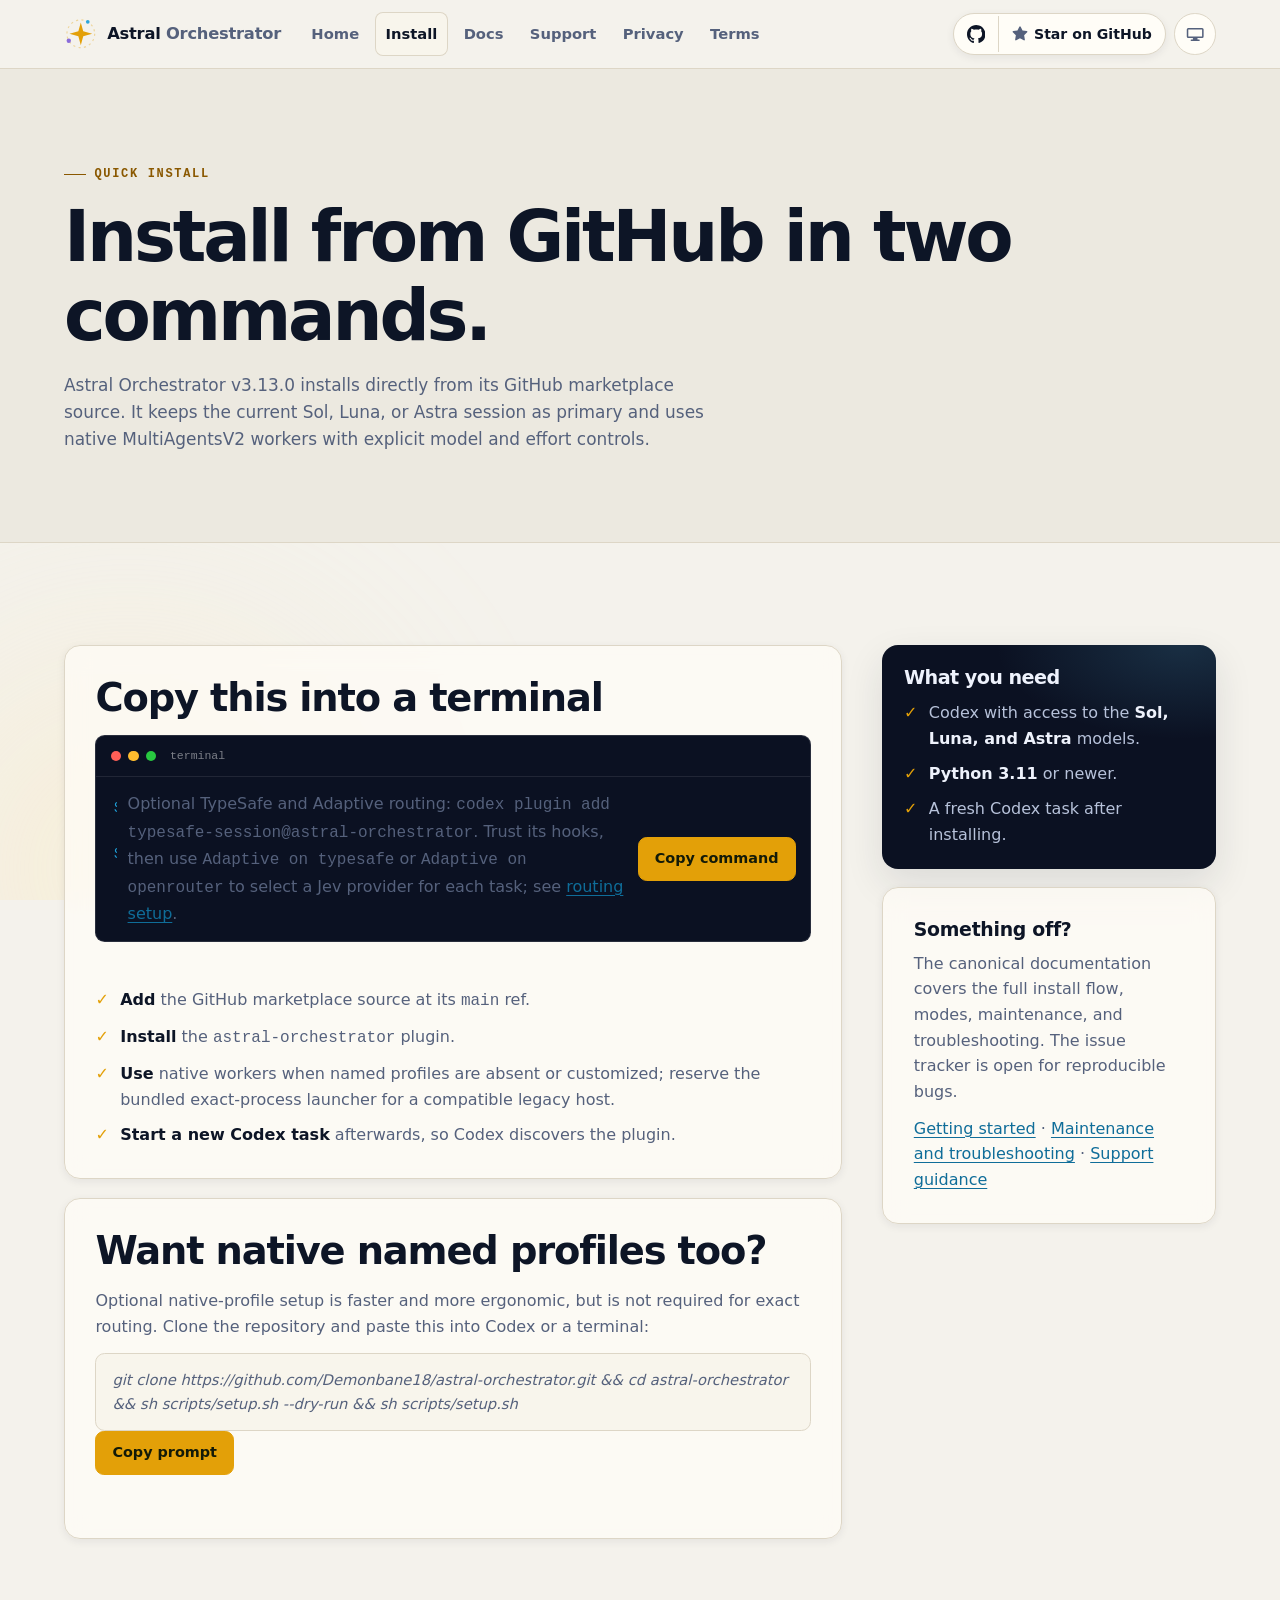
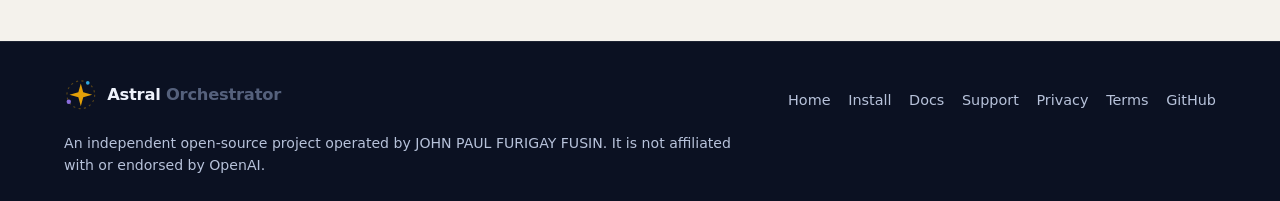
<file: website/install/index.html>
<!doctype html>
<html lang="en">
  <head>
    <meta charset="utf-8">
    <meta name="viewport" content="width=device-width, initial-scale=1">
    <meta name="description" content="Quick install for Astral Orchestrator from its GitHub marketplace source in two commands.">
    <meta name="theme-color" content="#f4f2ec">
    <title>Quick Install · Astral Orchestrator</title>
    <link rel="icon" type="image/png" href="../assets/astral-orchestrator-favicon-32.png">
    <link rel="apple-touch-icon" href="../assets/astral-orchestrator-touch-icon.png">
    <link rel="stylesheet" href="../assets/site.css">
    <script src="../assets/site.js"></script>
  </head>
  <body>
    <div class="ambient" aria-hidden="true"></div>
    <a class="skip-link" href="#main-content">Skip to content</a>
    <header class="site-header">
      <div class="shell header-inner">
        <a class="brand" href="../" aria-label="Astral Orchestrator home">
          <svg class="brand-mark" viewBox="0 0 40 40" aria-hidden="true">
            <circle cx="20" cy="20" r="16.5" fill="none" stroke="currentColor" stroke-opacity="0.35" stroke-width="1.4" stroke-dasharray="2.5 4"></circle>
            <path d="M20 6.5 L22.9 17.1 L33.5 20 L22.9 22.9 L20 33.5 L17.1 22.9 L6.5 20 L17.1 17.1 Z"></path>
            <circle cx="28.3" cy="5.7" r="2.2" fill="#2ea6dc"></circle>
            <circle cx="5.7" cy="28.3" r="2.6" fill="#8a6cdb"></circle>
          </svg>
          <span class="brand-word">Astral <em>Orchestrator</em></span>
        </a>
        <nav class="site-nav" aria-label="Primary navigation">
          <ul>
            <li><a href="../">Home</a></li>
            <li><a href="./" aria-current="page">Install</a></li>
            <li><a href="../docs/">Docs</a></li>
            <li><a href="../support/">Support</a></li>
            <li><a href="../privacy/">Privacy</a></li>
            <li><a href="../terms/">Terms</a></li>
          </ul>
        </nav>
        <div class="header-actions">
          <a class="star-button" href="https://github.com/Demonbane18/astral-orchestrator" target="_blank" rel="noopener" aria-label="Open Astral Orchestrator on GitHub in a new tab">
            <span class="star-button-part">
              <svg class="gh-mark" viewBox="0 0 16 16" aria-hidden="true"><path d="M8 0C3.58 0 0 3.58 0 8c0 3.54 2.29 6.53 5.47 7.59.4.07.55-.17.55-.38 0-.19-.01-.82-.01-1.49-2.01.37-2.53-.49-2.69-.94-.09-.23-.48-.94-.82-1.13-.28-.15-.68-.52-.01-.53.63-.01 1.08.58 1.23.82.72 1.21 1.87.87 2.33.66.07-.52.28-.87.51-1.07-1.78-.2-3.64-.89-3.64-3.95 0-.87.31-1.59.82-2.15-.08-.2-.36-1.02.08-2.12 0 0 .67-.21 2.2.82.64-.18 1.32-.27 2-.27s1.36.09 2 .27c1.53-1.04 2.2-.82 2.2-.82.44 1.1.16 1.92.08 2.12.51.56.82 1.27.82 2.15 0 3.07-1.87 3.75-3.65 3.95.29.25.54.73.54 1.48 0 1.07-.01 1.93-.01 2.2 0 .21.15.46.55.38A8.01 8.01 0 0 0 16 8c0-4.42-3.58-8-8-8Z"></path></svg>
            </span>
            <span class="star-button-part">
              <svg class="star-icon" viewBox="0 0 16 16" aria-hidden="true"><path d="M8 .25a.75.75 0 0 1 .673.418l1.882 3.815 4.21.612a.75.75 0 0 1 .416 1.279l-3.046 2.97.719 4.192a.751.751 0 0 1-1.088.791L8 12.347l-3.766 1.98a.75.75 0 0 1-1.088-.79l.72-4.194L.818 6.374a.75.75 0 0 1 .416-1.28l4.21-.611L7.327.668A.75.75 0 0 1 8 .25Z"></path></svg>
              <span class="star-label">Star on GitHub</span>
            </span>
          </a>
          <button class="theme-toggle" type="button" data-theme-toggle data-choice="system" aria-label="Theme: system. Activate for light theme.">
            <svg data-theme-icon="light" viewBox="0 0 24 24" aria-hidden="true"><circle cx="12" cy="12" r="4.5"></circle><circle cx="12" cy="2.4" r="1.7"></circle><circle cx="12" cy="21.6" r="1.7"></circle><circle cx="2.4" cy="12" r="1.7"></circle><circle cx="21.6" cy="12" r="1.7"></circle><circle cx="4.8" cy="4.8" r="1.7"></circle><circle cx="19.2" cy="19.2" r="1.7"></circle><circle cx="19.2" cy="4.8" r="1.7"></circle><circle cx="4.8" cy="19.2" r="1.7"></circle></svg>
            <svg data-theme-icon="dark" viewBox="0 0 24 24" aria-hidden="true"><path d="M21 12.79A9 9 0 1 1 11.21 3 7 7 0 0 0 21 12.79Z"></path></svg>
            <svg data-theme-icon="system" viewBox="0 0 24 24" aria-hidden="true"><path fill-rule="evenodd" d="M3 4a2 2 0 0 0-2 2v9a2 2 0 0 0 2 2h6v2H7a1 1 0 1 0 0 2h10a1 1 0 1 0 0-2h-2v-2h6a2 2 0 0 0 2-2V6a2 2 0 0 0-2-2H3Zm0 2h18v9H3V6Z"></path></svg>
          </button>
        </div>
      </div>
    </header>

    <main id="main-content">
      <header class="page-header">
        <div class="shell">
          <p class="eyebrow">Quick install</p>
          <h1>Install from GitHub in two commands.</h1>
          <p class="page-lede">Astral Orchestrator v3.13.0 installs directly from its GitHub marketplace source. It keeps the current Sol, Luna, or Astra session as primary and uses native MultiAgentsV2 workers with explicit model and effort controls.</p>
        </div>
      </header>

      <section class="section" aria-labelledby="commands-title">
        <div class="shell install-layout">
          <div>
            <div class="install-card" data-reveal>
              <h2 id="commands-title">Copy this into a terminal</h2>
              <div class="terminal">
                <div class="terminal-bar" aria-hidden="true"><i></i><i></i><i></i><span>terminal</span></div>
                <div class="command-wrap">
                  <pre id="install-command"><code><span>codex plugin marketplace add Demonbane18/astral-orchestrator --ref main</span>
<span>codex plugin add astral-orchestrator@astral-orchestrator</span></code></pre>
              <p>Optional TypeSafe and Adaptive routing: <code>codex plugin add typesafe-session@astral-orchestrator</code>. Trust its hooks, then use <code>Adaptive on typesafe</code> or <code>Adaptive on openrouter</code> to select a Jev provider for each task; see <a href="../docs/routing/">routing setup</a>.</p>
                  <button class="copy-button" type="button" data-copy-target="#install-command" data-copy-status="install-command-copy-status" aria-label="Copy the installation command" aria-describedby="install-command-copy-status">Copy command</button>
                </div>
              </div>
              <p class="copy-status" id="install-command-copy-status" role="status" aria-live="polite" aria-atomic="true"></p>
              <ul class="check-list">
                <li><strong>Add</strong> the GitHub marketplace source at its <code>main</code> ref.</li>
                <li><strong>Install</strong> the <code>astral-orchestrator</code> plugin.</li>
                <li><strong>Use</strong> native workers when named profiles are absent or customized; reserve the bundled exact-process launcher for a compatible legacy host.</li>
                <li><strong>Start a new Codex task</strong> afterwards, so Codex discovers the plugin.</li>
              </ul>
            </div>

            <div class="install-card" data-reveal>
              <h2>Want native named profiles too?</h2>
              <p>Optional native-profile setup is faster and more ergonomic, but is not required for exact routing. Clone the repository and paste this into Codex or a terminal:</p>
              <p class="prompt-box" id="codex-prompt">git clone https://github.com/Demonbane18/astral-orchestrator.git &amp;&amp; cd astral-orchestrator &amp;&amp; sh scripts/setup.sh --dry-run &amp;&amp; sh scripts/setup.sh</p>
              <p>
                <button class="copy-button" type="button" data-copy-target="#codex-prompt" data-copy-status="codex-prompt-copy-status" aria-label="Copy the Codex install prompt" aria-describedby="codex-prompt-copy-status">Copy prompt</button>
              </p>
              <p class="copy-status" id="codex-prompt-copy-status" role="status" aria-live="polite" aria-atomic="true"></p>
            </div>
          </div>

          <div class="install-side">
            <div class="side-note">
              <h2>What you need</h2>
              <ul class="check-list">
                <li>Codex with access to the <strong>Sol, Luna, and Astra</strong> models.</li>
                <li><strong>Python 3.11</strong> or newer.</li>
                <li>A fresh Codex task after installing.</li>
              </ul>
            </div>
            <div class="plain-card" data-reveal>
              <h3>Something off?</h3>
              <p>The canonical documentation covers the full install flow, modes, maintenance, and troubleshooting. The issue tracker is open for reproducible bugs.</p>
              <p><a href="../docs/getting-started/">Getting started</a> <span aria-hidden="true">·</span> <a href="../docs/maintenance/">Maintenance and troubleshooting</a> <span aria-hidden="true">·</span> <a href="../support/">Support guidance</a></p>
            </div>
          </div>
        </div>
      </section>
    </main>

    <footer class="site-footer">
      <div class="shell footer-inner">
        <div>
          <a class="brand" href="../">
            <svg class="brand-mark" viewBox="0 0 40 40" aria-hidden="true">
              <circle cx="20" cy="20" r="16.5" fill="none" stroke="currentColor" stroke-opacity="0.35" stroke-width="1.4" stroke-dasharray="2.5 4"></circle>
              <path d="M20 6.5 L22.9 17.1 L33.5 20 L22.9 22.9 L20 33.5 L17.1 22.9 L6.5 20 L17.1 17.1 Z"></path>
              <circle cx="28.3" cy="5.7" r="2.2" fill="#2ea6dc"></circle>
              <circle cx="5.7" cy="28.3" r="2.6" fill="#8a6cdb"></circle>
            </svg>
            <span class="brand-word">Astral <em>Orchestrator</em></span>
          </a>
          <p class="footer-note">An independent open-source project operated by JOHN PAUL FURIGAY FUSIN. It is not affiliated with or endorsed by OpenAI.</p>
        </div>
        <nav aria-label="Footer navigation">
          <ul class="footer-links">
            <li><a href="../">Home</a></li>
            <li><a href="./">Install</a></li>
            <li><a href="../docs/">Docs</a></li>
            <li><a href="../support/">Support</a></li>
            <li><a href="../privacy/">Privacy</a></li>
            <li><a href="../terms/">Terms</a></li>
            <li><a href="https://github.com/Demonbane18/astral-orchestrator">GitHub</a></li>
          </ul>
        </nav>
      </div>
    </footer>
  </body>
</html>
</file>
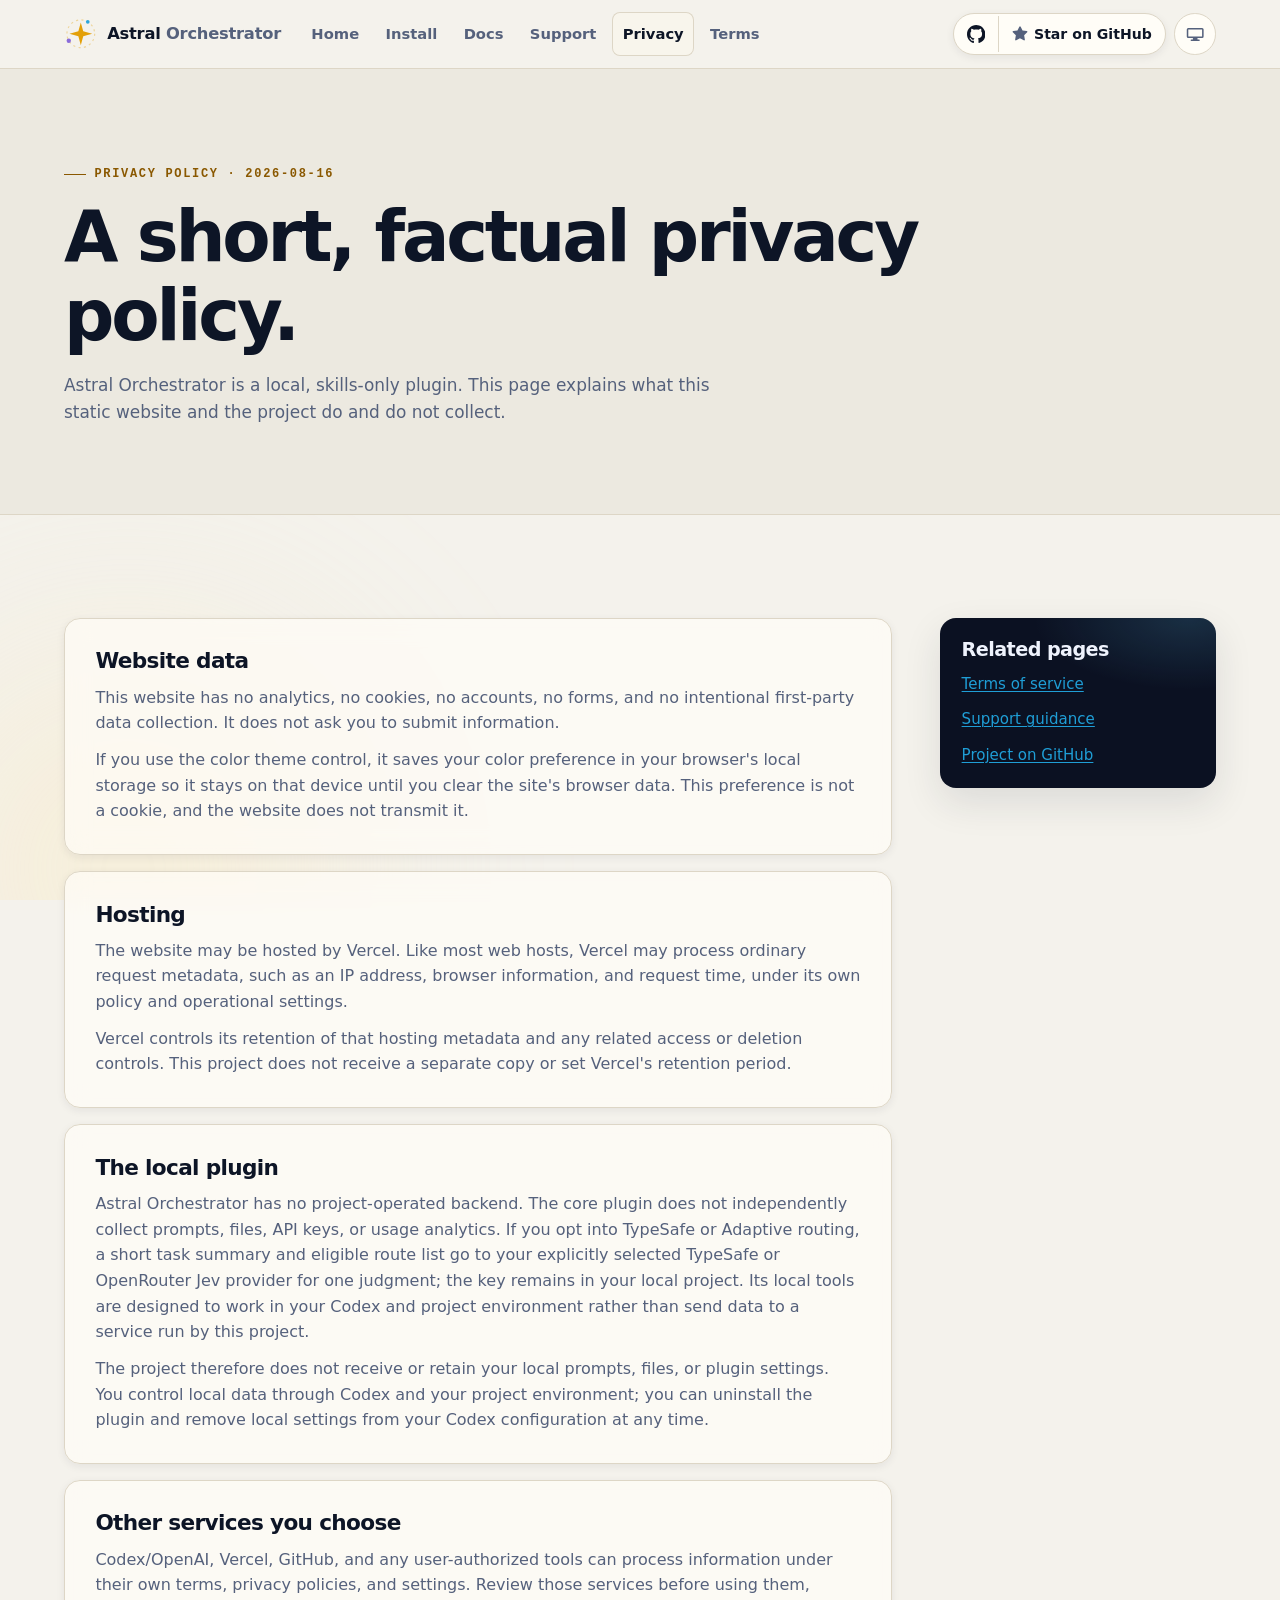
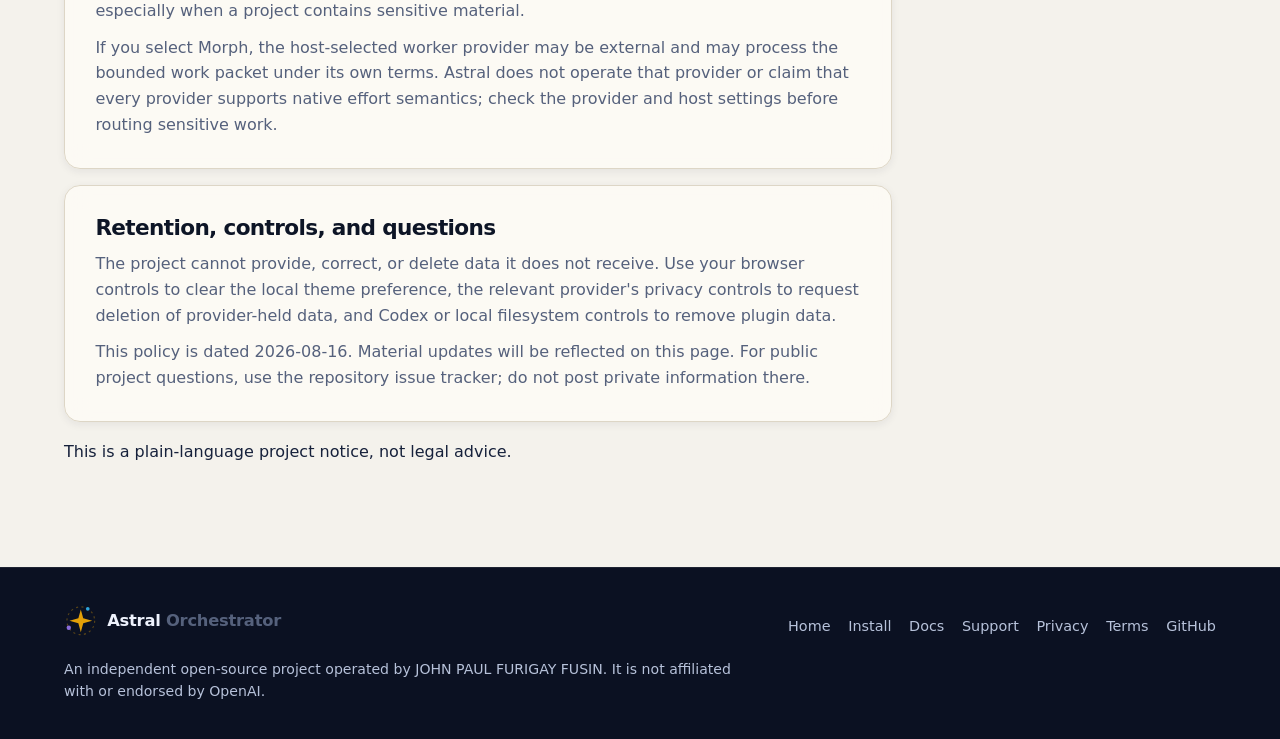
<file: website/privacy/index.html>
<!doctype html>
<html lang="en">
  <head>
    <meta charset="utf-8">
    <meta name="viewport" content="width=device-width, initial-scale=1">
    <meta name="description" content="Privacy policy for the Astral Orchestrator website and local plugin.">
    <meta name="theme-color" content="#f4f2ec">
    <title>Privacy Policy · Astral Orchestrator</title>
    <link rel="icon" type="image/png" href="../assets/astral-orchestrator-favicon-32.png">
    <link rel="apple-touch-icon" href="../assets/astral-orchestrator-touch-icon.png">
    <link rel="stylesheet" href="../assets/site.css">
    <script src="../assets/site.js"></script>
  </head>
  <body>
    <div class="ambient" aria-hidden="true"></div>
    <a class="skip-link" href="#main-content">Skip to content</a>
    <header class="site-header">
      <div class="shell header-inner">
        <a class="brand" href="../" aria-label="Astral Orchestrator home">
          <svg class="brand-mark" viewBox="0 0 40 40" aria-hidden="true">
            <circle cx="20" cy="20" r="16.5" fill="none" stroke="currentColor" stroke-opacity="0.35" stroke-width="1.4" stroke-dasharray="2.5 4"></circle>
            <path d="M20 6.5 L22.9 17.1 L33.5 20 L22.9 22.9 L20 33.5 L17.1 22.9 L6.5 20 L17.1 17.1 Z"></path>
            <circle cx="28.3" cy="5.7" r="2.2" fill="#2ea6dc"></circle>
            <circle cx="5.7" cy="28.3" r="2.6" fill="#8a6cdb"></circle>
          </svg>
          <span class="brand-word">Astral <em>Orchestrator</em></span>
        </a>
        <nav class="site-nav" aria-label="Primary navigation">
          <ul>
            <li><a href="../">Home</a></li>
            <li><a href="../install/">Install</a></li>
            <li><a href="../docs/">Docs</a></li>
            <li><a href="../support/">Support</a></li>
            <li><a href="./" aria-current="page">Privacy</a></li>
            <li><a href="../terms/">Terms</a></li>
          </ul>
        </nav>
        <div class="header-actions">
          <a class="star-button" href="https://github.com/Demonbane18/astral-orchestrator" target="_blank" rel="noopener" aria-label="Open Astral Orchestrator on GitHub in a new tab">
            <span class="star-button-part">
              <svg class="gh-mark" viewBox="0 0 16 16" aria-hidden="true"><path d="M8 0C3.58 0 0 3.58 0 8c0 3.54 2.29 6.53 5.47 7.59.4.07.55-.17.55-.38 0-.19-.01-.82-.01-1.49-2.01.37-2.53-.49-2.69-.94-.09-.23-.48-.94-.82-1.13-.28-.15-.68-.52-.01-.53.63-.01 1.08.58 1.23.82.72 1.21 1.87.87 2.33.66.07-.52.28-.87.51-1.07-1.78-.2-3.64-.89-3.64-3.95 0-.87.31-1.59.82-2.15-.08-.2-.36-1.02.08-2.12 0 0 .67-.21 2.2.82.64-.18 1.32-.27 2-.27s1.36.09 2 .27c1.53-1.04 2.2-.82 2.2-.82.44 1.1.16 1.92.08 2.12.51.56.82 1.27.82 2.15 0 3.07-1.87 3.75-3.65 3.95.29.25.54.73.54 1.48 0 1.07-.01 1.93-.01 2.2 0 .21.15.46.55.38A8.01 8.01 0 0 0 16 8c0-4.42-3.58-8-8-8Z"></path></svg>
            </span>
            <span class="star-button-part">
              <svg class="star-icon" viewBox="0 0 16 16" aria-hidden="true"><path d="M8 .25a.75.75 0 0 1 .673.418l1.882 3.815 4.21.612a.75.75 0 0 1 .416 1.279l-3.046 2.97.719 4.192a.751.751 0 0 1-1.088.791L8 12.347l-3.766 1.98a.75.75 0 0 1-1.088-.79l.72-4.194L.818 6.374a.75.75 0 0 1 .416-1.28l4.21-.611L7.327.668A.75.75 0 0 1 8 .25Z"></path></svg>
              <span class="star-label">Star on GitHub</span>
            </span>
          </a>
          <button class="theme-toggle" type="button" data-theme-toggle data-choice="system" aria-label="Theme: system. Activate for light theme.">
            <svg data-theme-icon="light" viewBox="0 0 24 24" aria-hidden="true"><circle cx="12" cy="12" r="4.5"></circle><circle cx="12" cy="2.4" r="1.7"></circle><circle cx="12" cy="21.6" r="1.7"></circle><circle cx="2.4" cy="12" r="1.7"></circle><circle cx="21.6" cy="12" r="1.7"></circle><circle cx="4.8" cy="4.8" r="1.7"></circle><circle cx="19.2" cy="19.2" r="1.7"></circle><circle cx="19.2" cy="4.8" r="1.7"></circle><circle cx="4.8" cy="19.2" r="1.7"></circle></svg>
            <svg data-theme-icon="dark" viewBox="0 0 24 24" aria-hidden="true"><path d="M21 12.79A9 9 0 1 1 11.21 3 7 7 0 0 0 21 12.79Z"></path></svg>
            <svg data-theme-icon="system" viewBox="0 0 24 24" aria-hidden="true"><path fill-rule="evenodd" d="M3 4a2 2 0 0 0-2 2v9a2 2 0 0 0 2 2h6v2H7a1 1 0 1 0 0 2h10a1 1 0 1 0 0-2h-2v-2h6a2 2 0 0 0 2-2V6a2 2 0 0 0-2-2H3Zm0 2h18v9H3V6Z"></path></svg>
          </button>
        </div>
      </div>
    </header>

    <main id="main-content">
      <header class="page-header">
        <div class="shell">
          <p class="eyebrow">Privacy policy · 2026-08-16</p>
          <h1>A short, factual privacy policy.</h1>
          <p class="page-lede">Astral Orchestrator is a local, skills-only plugin. This page explains what this static website and the project do and do not collect.</p>
        </div>
      </header>

      <section class="section">
        <div class="shell content-grid">
          <div class="prose">
            <article class="policy-card">
              <h2>Website data</h2>
              <p>This website has no analytics, no cookies, no accounts, no forms, and no intentional first-party data collection. It does not ask you to submit information.</p>
              <p>If you use the color theme control, it saves your color preference in your browser's local storage so it stays on that device until you clear the site's browser data. This preference is not a cookie, and the website does not transmit it.</p>
            </article>

            <article class="policy-card">
              <h2>Hosting</h2>
              <p>The website may be hosted by Vercel. Like most web hosts, Vercel may process ordinary request metadata, such as an IP address, browser information, and request time, under its own policy and operational settings.</p>
              <p>Vercel controls its retention of that hosting metadata and any related access or deletion controls. This project does not receive a separate copy or set Vercel's retention period.</p>
            </article>

            <article class="policy-card">
              <h2>The local plugin</h2>
              <p>Astral Orchestrator has no project-operated backend. The core plugin does not independently collect prompts, files, API keys, or usage analytics. If you opt into TypeSafe or Adaptive routing, a short task summary and eligible route list go to your explicitly selected TypeSafe or OpenRouter Jev provider for one judgment; the key remains in your local project. Its local tools are designed to work in your Codex and project environment rather than send data to a service run by this project.</p>
              <p>The project therefore does not receive or retain your local prompts, files, or plugin settings. You control local data through Codex and your project environment; you can uninstall the plugin and remove local settings from your Codex configuration at any time.</p>
            </article>

            <article class="policy-card">
              <h2>Other services you choose</h2>
              <p>Codex/OpenAI, Vercel, GitHub, and any user-authorized tools can process information under their own terms, privacy policies, and settings. Review those services before using them, especially when a project contains sensitive material.</p>
              <p>If you select Morph, the host-selected worker provider may be external and may process the bounded work packet under its own terms. Astral does not operate that provider or claim that every provider supports native effort semantics; check the provider and host settings before routing sensitive work.</p>
            </article>

            <article class="policy-card">
              <h2>Retention, controls, and questions</h2>
              <p>The project cannot provide, correct, or delete data it does not receive. Use your browser controls to clear the local theme preference, the relevant provider's privacy controls to request deletion of provider-held data, and Codex or local filesystem controls to remove plugin data.</p>
              <p>This policy is dated 2026-08-16. Material updates will be reflected on this page. For public project questions, use the repository issue tracker; do not post private information there.</p>
            </article>

            <p>This is a plain-language project notice, not legal advice.</p>
          </div>

          <aside class="side-note" aria-labelledby="privacy-links-title">
            <h2 id="privacy-links-title">Related pages</h2>
            <p><a href="../terms/">Terms of service</a></p>
            <p><a href="../support/">Support guidance</a></p>
            <p><a href="https://github.com/Demonbane18/astral-orchestrator">Project on GitHub</a></p>
          </aside>
        </div>
      </section>
    </main>

    <footer class="site-footer">
      <div class="shell footer-inner">
        <div>
          <a class="brand" href="../">
            <svg class="brand-mark" viewBox="0 0 40 40" aria-hidden="true">
              <circle cx="20" cy="20" r="16.5" fill="none" stroke="currentColor" stroke-opacity="0.35" stroke-width="1.4" stroke-dasharray="2.5 4"></circle>
              <path d="M20 6.5 L22.9 17.1 L33.5 20 L22.9 22.9 L20 33.5 L17.1 22.9 L6.5 20 L17.1 17.1 Z"></path>
              <circle cx="28.3" cy="5.7" r="2.2" fill="#2ea6dc"></circle>
              <circle cx="5.7" cy="28.3" r="2.6" fill="#8a6cdb"></circle>
            </svg>
            <span class="brand-word">Astral <em>Orchestrator</em></span>
          </a>
          <p class="footer-note">An independent open-source project operated by JOHN PAUL FURIGAY FUSIN. It is not affiliated with or endorsed by OpenAI.</p>
        </div>
        <nav aria-label="Footer navigation">
          <ul class="footer-links">
            <li><a href="../">Home</a></li>
            <li><a href="../install/">Install</a></li>
            <li><a href="../docs/">Docs</a></li>
            <li><a href="../support/">Support</a></li>
            <li><a href="./">Privacy</a></li>
            <li><a href="../terms/">Terms</a></li>
            <li><a href="https://github.com/Demonbane18/astral-orchestrator">GitHub</a></li>
          </ul>
        </nav>
      </div>
    </footer>
  </body>
</html>
</file>
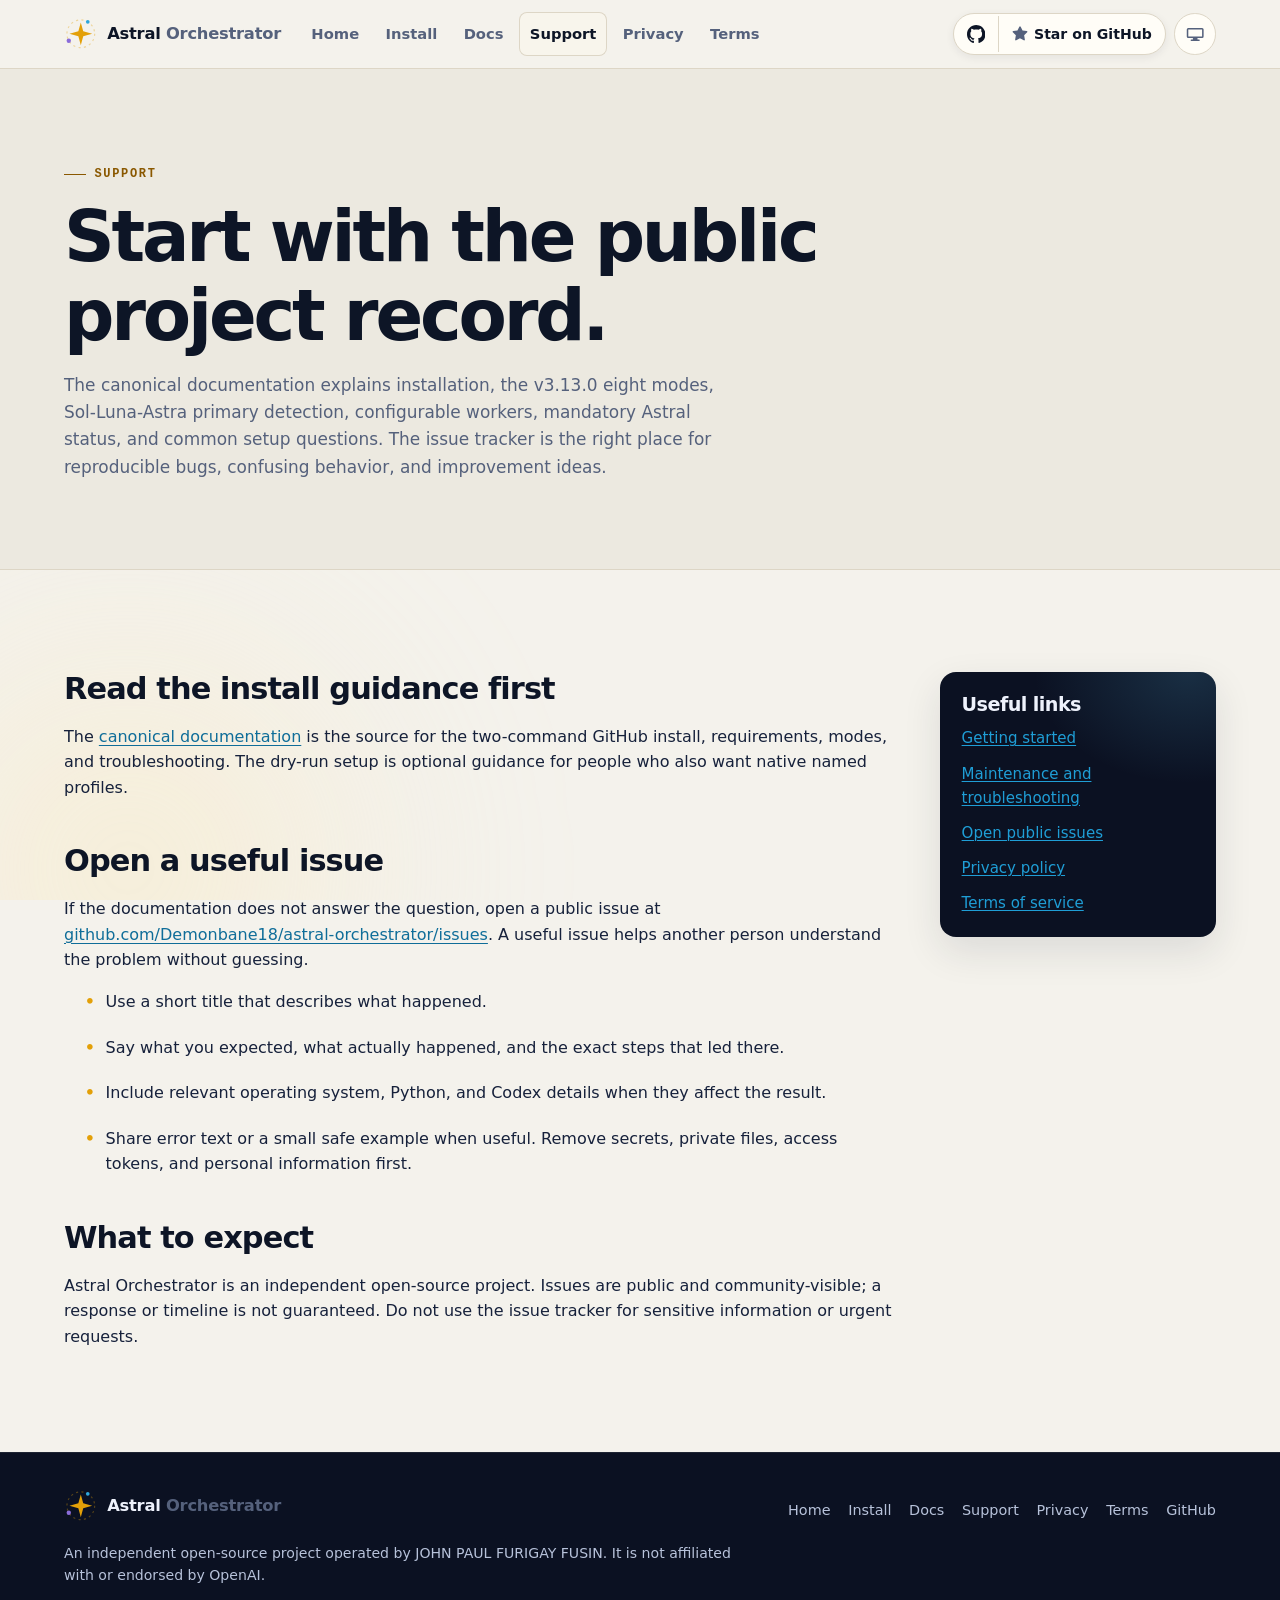
<file: website/support/index.html>
<!doctype html>
<html lang="en">
  <head>
    <meta charset="utf-8">
    <meta name="viewport" content="width=device-width, initial-scale=1">
    <meta name="description" content="Support guidance for Astral Orchestrator, including canonical documentation and the public issue tracker.">
    <meta name="theme-color" content="#f4f2ec">
    <title>Support · Astral Orchestrator</title>
    <link rel="icon" type="image/png" href="../assets/astral-orchestrator-favicon-32.png">
    <link rel="apple-touch-icon" href="../assets/astral-orchestrator-touch-icon.png">
    <link rel="stylesheet" href="../assets/site.css">
    <script src="../assets/site.js"></script>
  </head>
  <body>
    <div class="ambient" aria-hidden="true"></div>
    <a class="skip-link" href="#main-content">Skip to content</a>
    <header class="site-header">
      <div class="shell header-inner">
        <a class="brand" href="../" aria-label="Astral Orchestrator home">
          <svg class="brand-mark" viewBox="0 0 40 40" aria-hidden="true">
            <circle cx="20" cy="20" r="16.5" fill="none" stroke="currentColor" stroke-opacity="0.35" stroke-width="1.4" stroke-dasharray="2.5 4"></circle>
            <path d="M20 6.5 L22.9 17.1 L33.5 20 L22.9 22.9 L20 33.5 L17.1 22.9 L6.5 20 L17.1 17.1 Z"></path>
            <circle cx="28.3" cy="5.7" r="2.2" fill="#2ea6dc"></circle>
            <circle cx="5.7" cy="28.3" r="2.6" fill="#8a6cdb"></circle>
          </svg>
          <span class="brand-word">Astral <em>Orchestrator</em></span>
        </a>
        <nav class="site-nav" aria-label="Primary navigation">
          <ul>
            <li><a href="../">Home</a></li>
            <li><a href="../install/">Install</a></li>
            <li><a href="../docs/">Docs</a></li>
            <li><a href="./" aria-current="page">Support</a></li>
            <li><a href="../privacy/">Privacy</a></li>
            <li><a href="../terms/">Terms</a></li>
          </ul>
        </nav>
        <div class="header-actions">
          <a class="star-button" href="https://github.com/Demonbane18/astral-orchestrator" target="_blank" rel="noopener" aria-label="Open Astral Orchestrator on GitHub in a new tab">
            <span class="star-button-part">
              <svg class="gh-mark" viewBox="0 0 16 16" aria-hidden="true"><path d="M8 0C3.58 0 0 3.58 0 8c0 3.54 2.29 6.53 5.47 7.59.4.07.55-.17.55-.38 0-.19-.01-.82-.01-1.49-2.01.37-2.53-.49-2.69-.94-.09-.23-.48-.94-.82-1.13-.28-.15-.68-.52-.01-.53.63-.01 1.08.58 1.23.82.72 1.21 1.87.87 2.33.66.07-.52.28-.87.51-1.07-1.78-.2-3.64-.89-3.64-3.95 0-.87.31-1.59.82-2.15-.08-.2-.36-1.02.08-2.12 0 0 .67-.21 2.2.82.64-.18 1.32-.27 2-.27s1.36.09 2 .27c1.53-1.04 2.2-.82 2.2-.82.44 1.1.16 1.92.08 2.12.51.56.82 1.27.82 2.15 0 3.07-1.87 3.75-3.65 3.95.29.25.54.73.54 1.48 0 1.07-.01 1.93-.01 2.2 0 .21.15.46.55.38A8.01 8.01 0 0 0 16 8c0-4.42-3.58-8-8-8Z"></path></svg>
            </span>
            <span class="star-button-part">
              <svg class="star-icon" viewBox="0 0 16 16" aria-hidden="true"><path d="M8 .25a.75.75 0 0 1 .673.418l1.882 3.815 4.21.612a.75.75 0 0 1 .416 1.279l-3.046 2.97.719 4.192a.751.751 0 0 1-1.088.791L8 12.347l-3.766 1.98a.75.75 0 0 1-1.088-.79l.72-4.194L.818 6.374a.75.75 0 0 1 .416-1.28l4.21-.611L7.327.668A.75.75 0 0 1 8 .25Z"></path></svg>
              <span class="star-label">Star on GitHub</span>
            </span>
          </a>
          <button class="theme-toggle" type="button" data-theme-toggle data-choice="system" aria-label="Theme: system. Activate for light theme.">
            <svg data-theme-icon="light" viewBox="0 0 24 24" aria-hidden="true"><circle cx="12" cy="12" r="4.5"></circle><circle cx="12" cy="2.4" r="1.7"></circle><circle cx="12" cy="21.6" r="1.7"></circle><circle cx="2.4" cy="12" r="1.7"></circle><circle cx="21.6" cy="12" r="1.7"></circle><circle cx="4.8" cy="4.8" r="1.7"></circle><circle cx="19.2" cy="19.2" r="1.7"></circle><circle cx="19.2" cy="4.8" r="1.7"></circle><circle cx="4.8" cy="19.2" r="1.7"></circle></svg>
            <svg data-theme-icon="dark" viewBox="0 0 24 24" aria-hidden="true"><path d="M21 12.79A9 9 0 1 1 11.21 3 7 7 0 0 0 21 12.79Z"></path></svg>
            <svg data-theme-icon="system" viewBox="0 0 24 24" aria-hidden="true"><path fill-rule="evenodd" d="M3 4a2 2 0 0 0-2 2v9a2 2 0 0 0 2 2h6v2H7a1 1 0 1 0 0 2h10a1 1 0 1 0 0-2h-2v-2h6a2 2 0 0 0 2-2V6a2 2 0 0 0-2-2H3Zm0 2h18v9H3V6Z"></path></svg>
          </button>
        </div>
      </div>
    </header>

    <main id="main-content">
      <header class="page-header">
        <div class="shell">
          <p class="eyebrow">Support</p>
          <h1>Start with the public project record.</h1>
          <p class="page-lede">The canonical documentation explains installation, the v3.13.0 eight modes, Sol-Luna-Astra primary detection, configurable workers, mandatory Astral status, and common setup questions. The issue tracker is the right place for reproducible bugs, confusing behavior, and improvement ideas.</p>
        </div>
      </header>

      <section class="section">
        <div class="shell content-grid">
          <div class="prose">
            <h2>Read the install guidance first</h2>
            <p>
              The <a href="../docs/">canonical documentation</a>
              is the source for the two-command GitHub install, requirements, modes, and troubleshooting.
              The dry-run setup is optional guidance for people who also want native named profiles.
            </p>

            <h2>Open a useful issue</h2>
            <p>
              If the documentation does not answer the question, open a public issue at
              <a href="https://github.com/Demonbane18/astral-orchestrator/issues">github.com/Demonbane18/astral-orchestrator/issues</a>.
              A useful issue helps another person understand the problem without guessing.
            </p>
            <ul class="issue-list">
              <li>Use a short title that describes what happened.</li>
              <li>Say what you expected, what actually happened, and the exact steps that led there.</li>
              <li>Include relevant operating system, Python, and Codex details when they affect the result.</li>
              <li>Share error text or a small safe example when useful. Remove secrets, private files, access tokens, and personal information first.</li>
            </ul>

            <h2>What to expect</h2>
            <p>
              Astral Orchestrator is an independent open-source project. Issues are public and community-visible; a response or timeline is not guaranteed. Do not use the issue tracker for sensitive information or urgent requests.
            </p>
          </div>

          <aside class="side-note" aria-labelledby="support-links-title">
            <h2 id="support-links-title">Useful links</h2>
            <p><a href="../docs/getting-started/">Getting started</a></p>
            <p><a href="../docs/maintenance/">Maintenance and troubleshooting</a></p>
            <p><a href="https://github.com/Demonbane18/astral-orchestrator/issues">Open public issues</a></p>
            <p><a href="../privacy/">Privacy policy</a></p>
            <p><a href="../terms/">Terms of service</a></p>
          </aside>
        </div>
      </section>
    </main>

    <footer class="site-footer">
      <div class="shell footer-inner">
        <div>
          <a class="brand" href="../">
            <svg class="brand-mark" viewBox="0 0 40 40" aria-hidden="true">
              <circle cx="20" cy="20" r="16.5" fill="none" stroke="currentColor" stroke-opacity="0.35" stroke-width="1.4" stroke-dasharray="2.5 4"></circle>
              <path d="M20 6.5 L22.9 17.1 L33.5 20 L22.9 22.9 L20 33.5 L17.1 22.9 L6.5 20 L17.1 17.1 Z"></path>
              <circle cx="28.3" cy="5.7" r="2.2" fill="#2ea6dc"></circle>
              <circle cx="5.7" cy="28.3" r="2.6" fill="#8a6cdb"></circle>
            </svg>
            <span class="brand-word">Astral <em>Orchestrator</em></span>
          </a>
          <p class="footer-note">An independent open-source project operated by JOHN PAUL FURIGAY FUSIN. It is not affiliated with or endorsed by OpenAI.</p>
        </div>
        <nav aria-label="Footer navigation">
          <ul class="footer-links">
            <li><a href="../">Home</a></li>
            <li><a href="../install/">Install</a></li>
            <li><a href="../docs/">Docs</a></li>
            <li><a href="./">Support</a></li>
            <li><a href="../privacy/">Privacy</a></li>
            <li><a href="../terms/">Terms</a></li>
            <li><a href="https://github.com/Demonbane18/astral-orchestrator">GitHub</a></li>
          </ul>
        </nav>
      </div>
    </footer>
  </body>
</html>
</file>
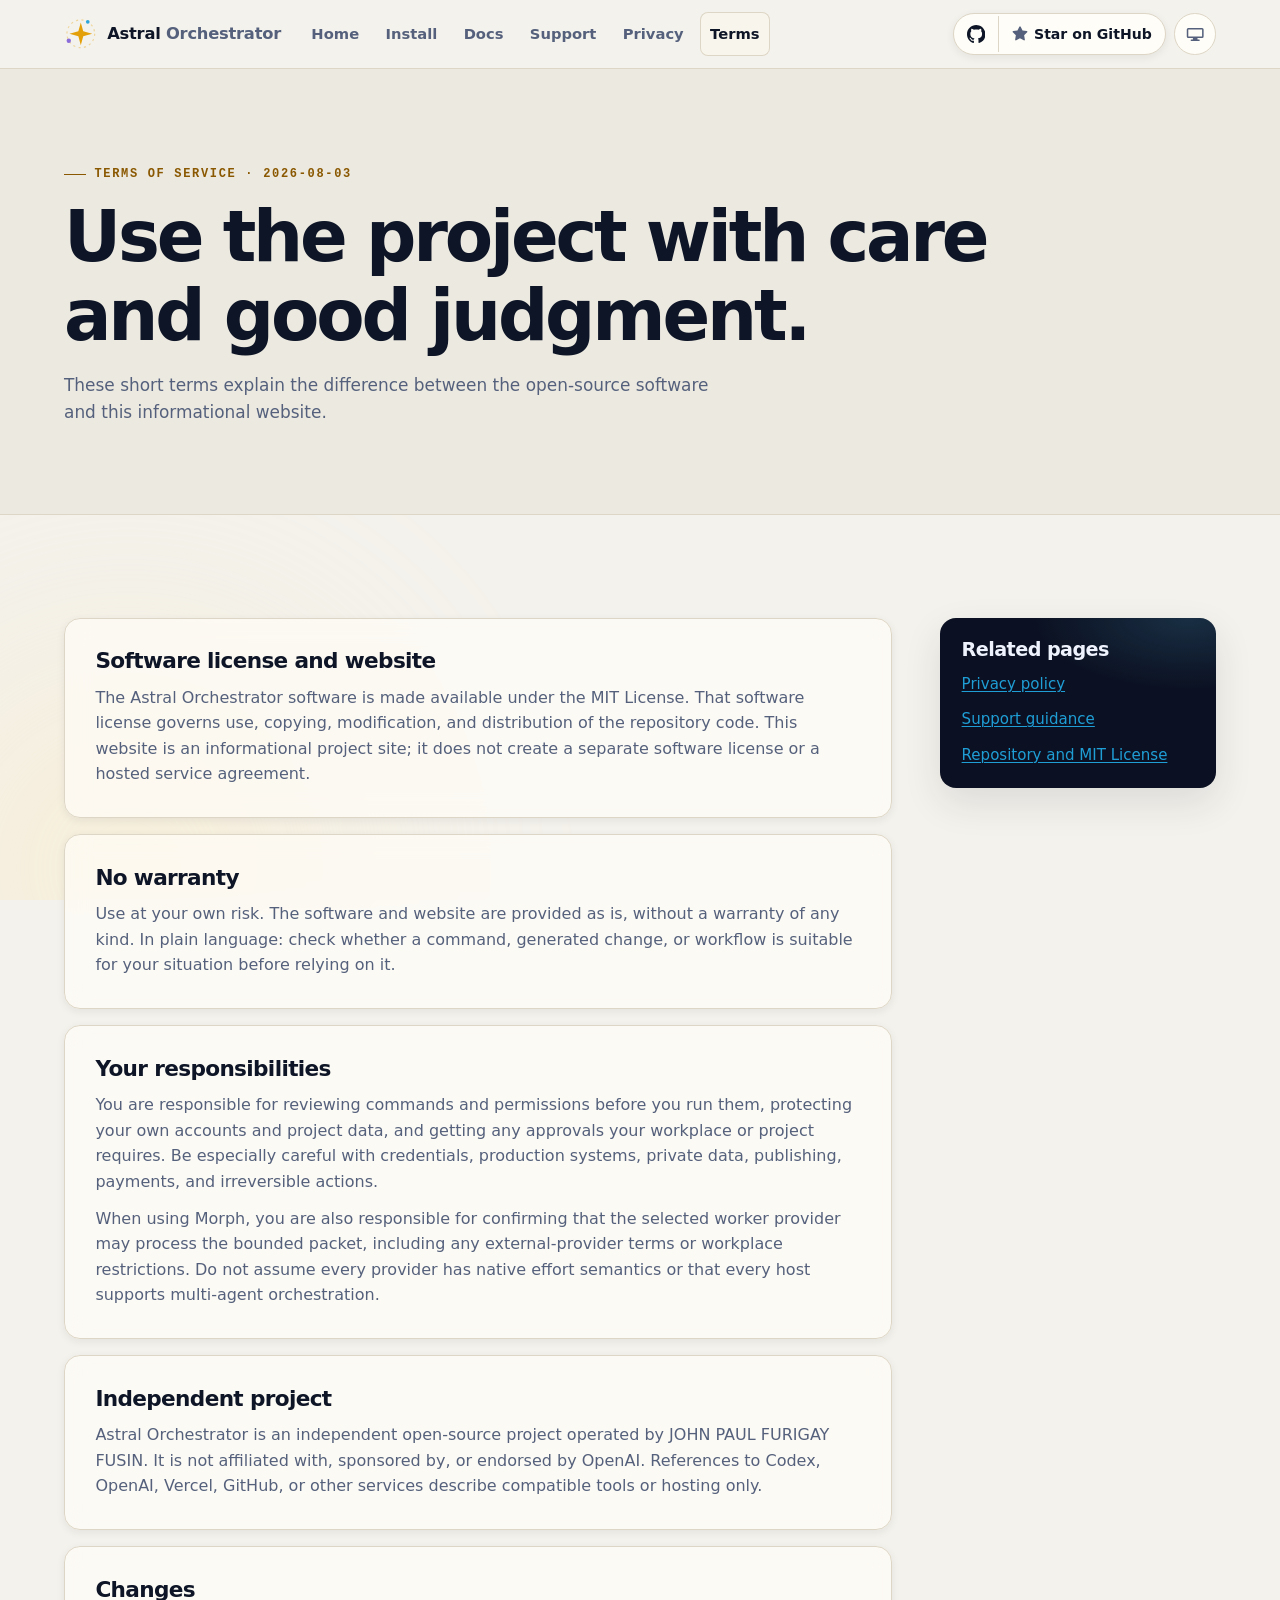
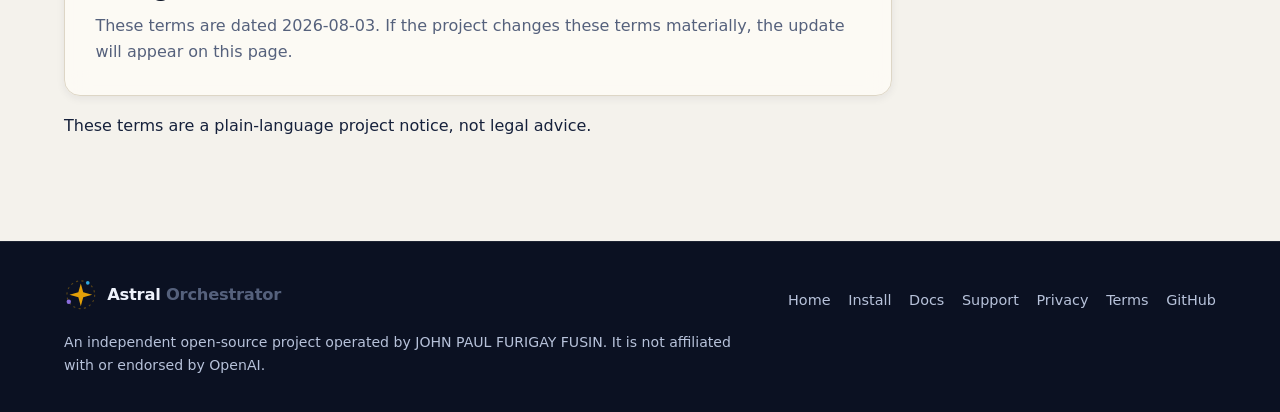
<file: website/terms/index.html>
<!doctype html>
<html lang="en">
  <head>
    <meta charset="utf-8">
    <meta name="viewport" content="width=device-width, initial-scale=1">
    <meta name="description" content="Terms of service for the Astral Orchestrator website and open-source software.">
    <meta name="theme-color" content="#f4f2ec">
    <title>Terms of Service · Astral Orchestrator</title>
    <link rel="icon" type="image/png" href="../assets/astral-orchestrator-favicon-32.png">
    <link rel="apple-touch-icon" href="../assets/astral-orchestrator-touch-icon.png">
    <link rel="stylesheet" href="../assets/site.css">
    <script src="../assets/site.js"></script>
  </head>
  <body>
    <div class="ambient" aria-hidden="true"></div>
    <a class="skip-link" href="#main-content">Skip to content</a>
    <header class="site-header">
      <div class="shell header-inner">
        <a class="brand" href="../" aria-label="Astral Orchestrator home">
          <svg class="brand-mark" viewBox="0 0 40 40" aria-hidden="true">
            <circle cx="20" cy="20" r="16.5" fill="none" stroke="currentColor" stroke-opacity="0.35" stroke-width="1.4" stroke-dasharray="2.5 4"></circle>
            <path d="M20 6.5 L22.9 17.1 L33.5 20 L22.9 22.9 L20 33.5 L17.1 22.9 L6.5 20 L17.1 17.1 Z"></path>
            <circle cx="28.3" cy="5.7" r="2.2" fill="#2ea6dc"></circle>
            <circle cx="5.7" cy="28.3" r="2.6" fill="#8a6cdb"></circle>
          </svg>
          <span class="brand-word">Astral <em>Orchestrator</em></span>
        </a>
        <nav class="site-nav" aria-label="Primary navigation">
          <ul>
            <li><a href="../">Home</a></li>
            <li><a href="../install/">Install</a></li>
            <li><a href="../docs/">Docs</a></li>
            <li><a href="../support/">Support</a></li>
            <li><a href="../privacy/">Privacy</a></li>
            <li><a href="./" aria-current="page">Terms</a></li>
          </ul>
        </nav>
        <div class="header-actions">
          <a class="star-button" href="https://github.com/Demonbane18/astral-orchestrator" target="_blank" rel="noopener" aria-label="Open Astral Orchestrator on GitHub in a new tab">
            <span class="star-button-part">
              <svg class="gh-mark" viewBox="0 0 16 16" aria-hidden="true"><path d="M8 0C3.58 0 0 3.58 0 8c0 3.54 2.29 6.53 5.47 7.59.4.07.55-.17.55-.38 0-.19-.01-.82-.01-1.49-2.01.37-2.53-.49-2.69-.94-.09-.23-.48-.94-.82-1.13-.28-.15-.68-.52-.01-.53.63-.01 1.08.58 1.23.82.72 1.21 1.87.87 2.33.66.07-.52.28-.87.51-1.07-1.78-.2-3.64-.89-3.64-3.95 0-.87.31-1.59.82-2.15-.08-.2-.36-1.02.08-2.12 0 0 .67-.21 2.2.82.64-.18 1.32-.27 2-.27s1.36.09 2 .27c1.53-1.04 2.2-.82 2.2-.82.44 1.1.16 1.92.08 2.12.51.56.82 1.27.82 2.15 0 3.07-1.87 3.75-3.65 3.95.29.25.54.73.54 1.48 0 1.07-.01 1.93-.01 2.2 0 .21.15.46.55.38A8.01 8.01 0 0 0 16 8c0-4.42-3.58-8-8-8Z"></path></svg>
            </span>
            <span class="star-button-part">
              <svg class="star-icon" viewBox="0 0 16 16" aria-hidden="true"><path d="M8 .25a.75.75 0 0 1 .673.418l1.882 3.815 4.21.612a.75.75 0 0 1 .416 1.279l-3.046 2.97.719 4.192a.751.751 0 0 1-1.088.791L8 12.347l-3.766 1.98a.75.75 0 0 1-1.088-.79l.72-4.194L.818 6.374a.75.75 0 0 1 .416-1.28l4.21-.611L7.327.668A.75.75 0 0 1 8 .25Z"></path></svg>
              <span class="star-label">Star on GitHub</span>
            </span>
          </a>
          <button class="theme-toggle" type="button" data-theme-toggle data-choice="system" aria-label="Theme: system. Activate for light theme.">
            <svg data-theme-icon="light" viewBox="0 0 24 24" aria-hidden="true"><circle cx="12" cy="12" r="4.5"></circle><circle cx="12" cy="2.4" r="1.7"></circle><circle cx="12" cy="21.6" r="1.7"></circle><circle cx="2.4" cy="12" r="1.7"></circle><circle cx="21.6" cy="12" r="1.7"></circle><circle cx="4.8" cy="4.8" r="1.7"></circle><circle cx="19.2" cy="19.2" r="1.7"></circle><circle cx="19.2" cy="4.8" r="1.7"></circle><circle cx="4.8" cy="19.2" r="1.7"></circle></svg>
            <svg data-theme-icon="dark" viewBox="0 0 24 24" aria-hidden="true"><path d="M21 12.79A9 9 0 1 1 11.21 3 7 7 0 0 0 21 12.79Z"></path></svg>
            <svg data-theme-icon="system" viewBox="0 0 24 24" aria-hidden="true"><path fill-rule="evenodd" d="M3 4a2 2 0 0 0-2 2v9a2 2 0 0 0 2 2h6v2H7a1 1 0 1 0 0 2h10a1 1 0 1 0 0-2h-2v-2h6a2 2 0 0 0 2-2V6a2 2 0 0 0-2-2H3Zm0 2h18v9H3V6Z"></path></svg>
          </button>
        </div>
      </div>
    </header>

    <main id="main-content">
      <header class="page-header">
        <div class="shell">
          <p class="eyebrow">Terms of service · 2026-08-03</p>
          <h1>Use the project with care and good judgment.</h1>
          <p class="page-lede">These short terms explain the difference between the open-source software and this informational website.</p>
        </div>
      </header>

      <section class="section">
        <div class="shell content-grid">
          <div class="prose">
            <article class="policy-card">
              <h2>Software license and website</h2>
              <p>The Astral Orchestrator software is made available under the MIT License. That software license governs use, copying, modification, and distribution of the repository code. This website is an informational project site; it does not create a separate software license or a hosted service agreement.</p>
            </article>

            <article class="policy-card">
              <h2>No warranty</h2>
              <p>Use at your own risk. The software and website are provided as is, without a warranty of any kind. In plain language: check whether a command, generated change, or workflow is suitable for your situation before relying on it.</p>
            </article>

            <article class="policy-card">
              <h2>Your responsibilities</h2>
              <p>You are responsible for reviewing commands and permissions before you run them, protecting your own accounts and project data, and getting any approvals your workplace or project requires. Be especially careful with credentials, production systems, private data, publishing, payments, and irreversible actions.</p>
              <p>When using Morph, you are also responsible for confirming that the selected worker provider may process the bounded packet, including any external-provider terms or workplace restrictions. Do not assume every provider has native effort semantics or that every host supports multi-agent orchestration.</p>
            </article>

            <article class="policy-card">
              <h2>Independent project</h2>
              <p>Astral Orchestrator is an independent open-source project operated by JOHN PAUL FURIGAY FUSIN. It is not affiliated with, sponsored by, or endorsed by OpenAI. References to Codex, OpenAI, Vercel, GitHub, or other services describe compatible tools or hosting only.</p>
            </article>

            <article class="policy-card">
              <h2>Changes</h2>
              <p>These terms are dated 2026-08-03. If the project changes these terms materially, the update will appear on this page.</p>
            </article>

            <p>These terms are a plain-language project notice, not legal advice.</p>
          </div>

          <aside class="side-note" aria-labelledby="terms-links-title">
            <h2 id="terms-links-title">Related pages</h2>
            <p><a href="../privacy/">Privacy policy</a></p>
            <p><a href="../support/">Support guidance</a></p>
            <p><a href="https://github.com/Demonbane18/astral-orchestrator">Repository and MIT License</a></p>
          </aside>
        </div>
      </section>
    </main>

    <footer class="site-footer">
      <div class="shell footer-inner">
        <div>
          <a class="brand" href="../">
            <svg class="brand-mark" viewBox="0 0 40 40" aria-hidden="true">
              <circle cx="20" cy="20" r="16.5" fill="none" stroke="currentColor" stroke-opacity="0.35" stroke-width="1.4" stroke-dasharray="2.5 4"></circle>
              <path d="M20 6.5 L22.9 17.1 L33.5 20 L22.9 22.9 L20 33.5 L17.1 22.9 L6.5 20 L17.1 17.1 Z"></path>
              <circle cx="28.3" cy="5.7" r="2.2" fill="#2ea6dc"></circle>
              <circle cx="5.7" cy="28.3" r="2.6" fill="#8a6cdb"></circle>
            </svg>
            <span class="brand-word">Astral <em>Orchestrator</em></span>
          </a>
          <p class="footer-note">An independent open-source project operated by JOHN PAUL FURIGAY FUSIN. It is not affiliated with or endorsed by OpenAI.</p>
        </div>
        <nav aria-label="Footer navigation">
          <ul class="footer-links">
            <li><a href="../">Home</a></li>
            <li><a href="../install/">Install</a></li>
            <li><a href="../docs/">Docs</a></li>
            <li><a href="../support/">Support</a></li>
            <li><a href="../privacy/">Privacy</a></li>
            <li><a href="./">Terms</a></li>
            <li><a href="https://github.com/Demonbane18/astral-orchestrator">GitHub</a></li>
          </ul>
        </nav>
      </div>
    </footer>
  </body>
</html>
</file>
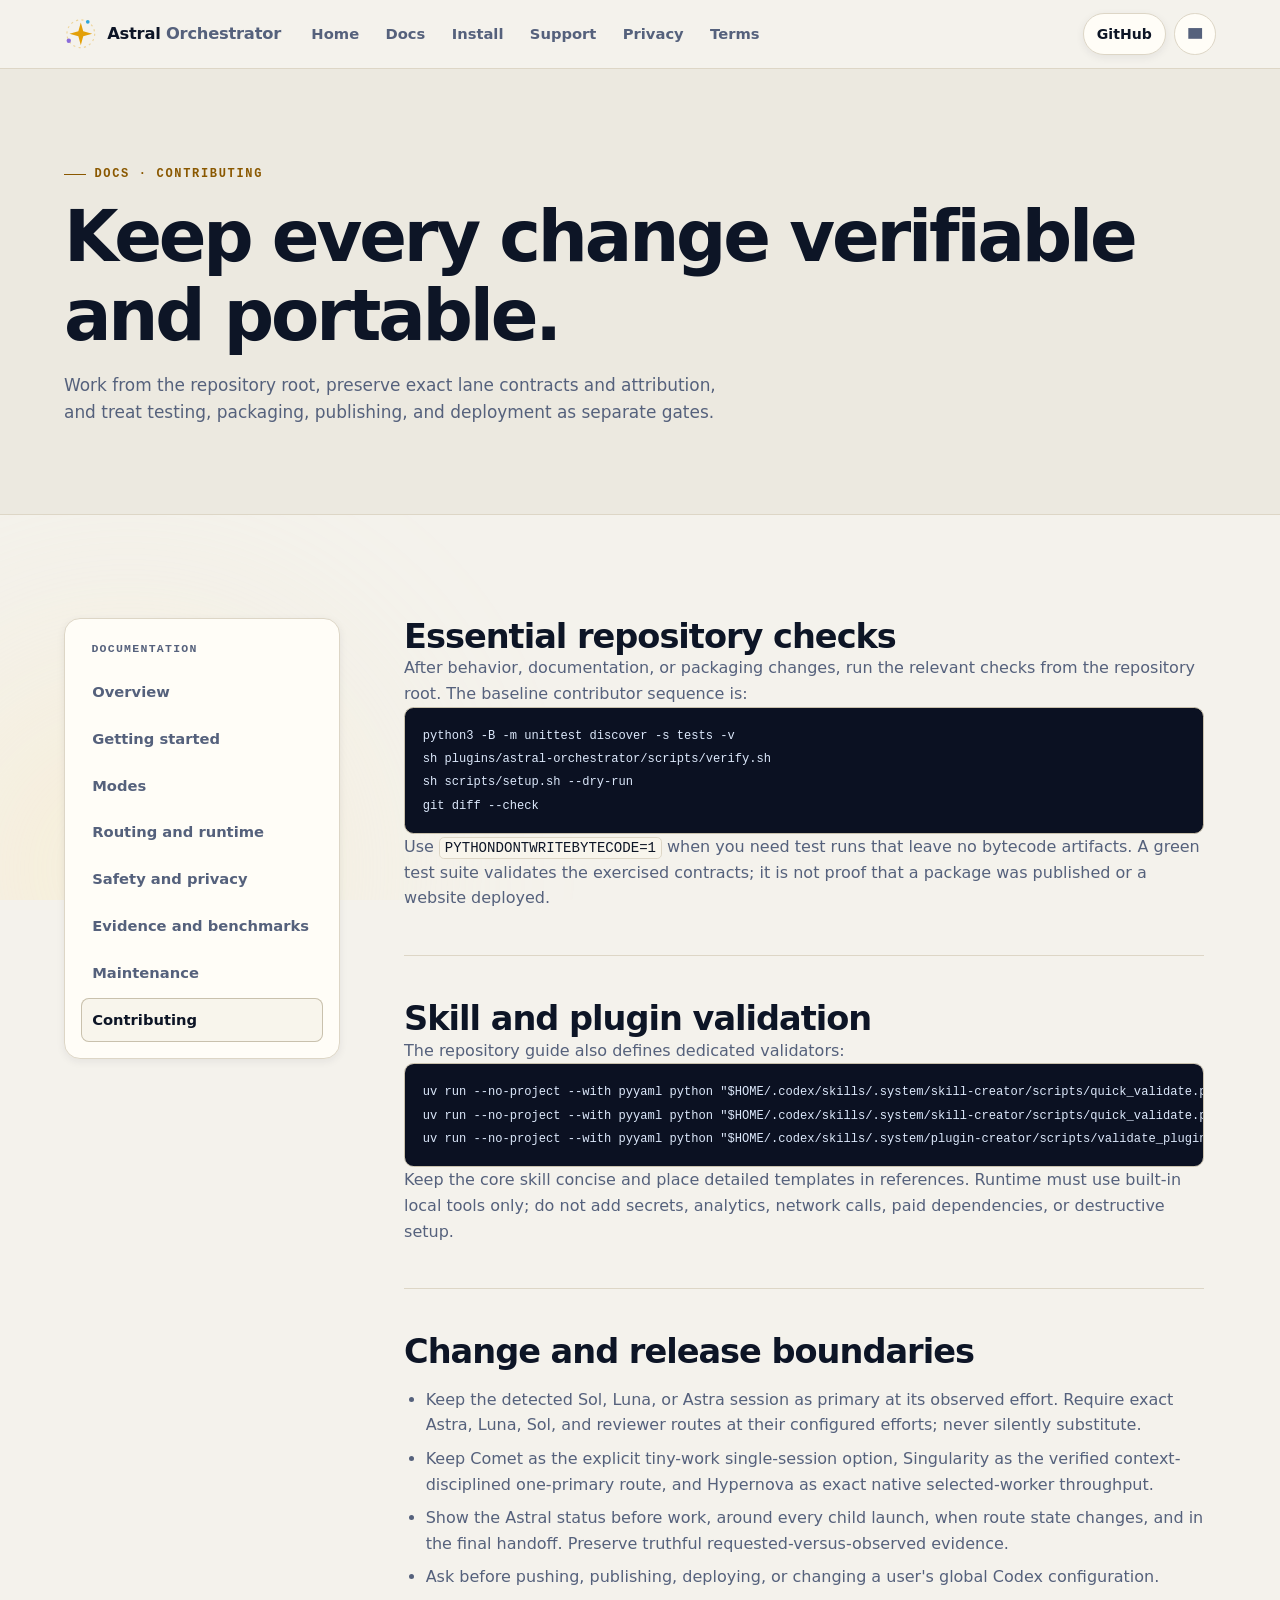
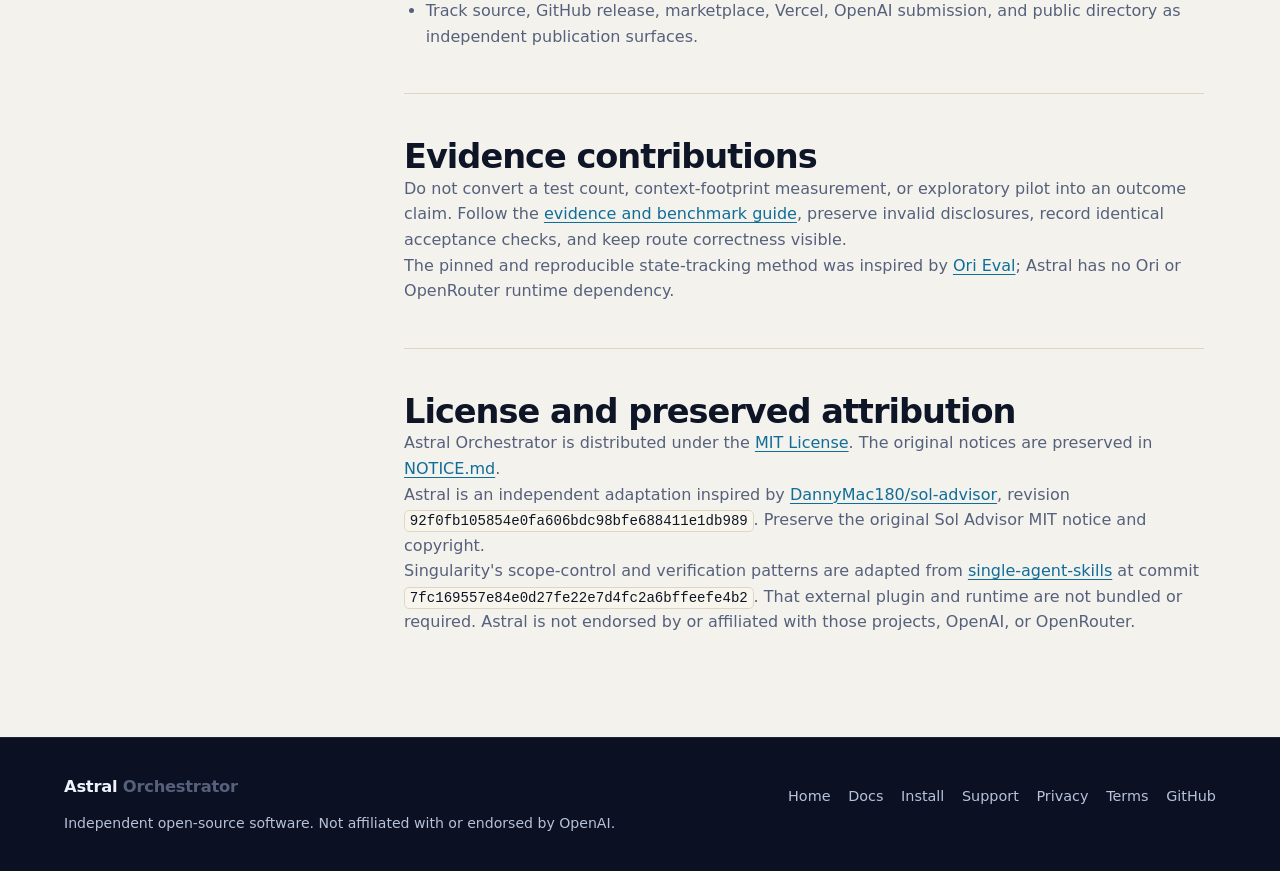
<file: website/docs/contributing/index.html>
<!doctype html>
<html lang="en">
  <head><meta charset="utf-8"><meta name="viewport" content="width=device-width, initial-scale=1"><meta name="description" content="Contributor checks, package validation, scope boundaries, license, and attribution for Astral Orchestrator."><meta name="theme-color" content="#f4f2ec"><title>Contributing · Astral Orchestrator docs</title><link rel="icon" type="image/png" href="../../assets/astral-orchestrator-favicon-32.png"><link rel="apple-touch-icon" href="../../assets/astral-orchestrator-touch-icon.png"><link rel="stylesheet" href="../../assets/site.css"><script src="../../assets/site.js"></script></head>
  <body><div class="ambient" aria-hidden="true"></div><a class="skip-link" href="#main-content">Skip to content</a>
    <header class="site-header"><div class="shell header-inner"><a class="brand" href="../../" aria-label="Astral Orchestrator home"><svg class="brand-mark" viewBox="0 0 40 40" aria-hidden="true"><circle cx="20" cy="20" r="16.5" fill="none" stroke="currentColor" stroke-opacity="0.35" stroke-width="1.4" stroke-dasharray="2.5 4"></circle><path d="M20 6.5 L22.9 17.1 L33.5 20 L22.9 22.9 L20 33.5 L17.1 22.9 L6.5 20 L17.1 17.1 Z"></path><circle cx="28.3" cy="5.7" r="2.2" fill="#2ea6dc"></circle><circle cx="5.7" cy="28.3" r="2.6" fill="#8a6cdb"></circle></svg><span class="brand-word">Astral <em>Orchestrator</em></span></a><nav class="site-nav" aria-label="Primary navigation"><ul><li><a href="../../">Home</a></li><li><a href="../">Docs</a></li><li><a href="../../install/">Install</a></li><li><a href="../../support/">Support</a></li><li><a href="../../privacy/">Privacy</a></li><li><a href="../../terms/">Terms</a></li></ul></nav><div class="header-actions"><a class="star-button" href="https://github.com/Demonbane18/astral-orchestrator" target="_blank" rel="noopener" aria-label="Open Astral Orchestrator on GitHub in a new tab"><span class="star-button-part">GitHub</span></a><button class="theme-toggle" type="button" data-theme-toggle data-choice="system" aria-label="Theme: system. Activate for light theme."><svg data-theme-icon="light" viewBox="0 0 24 24" aria-hidden="true"><circle cx="12" cy="12" r="5"></circle></svg><svg data-theme-icon="dark" viewBox="0 0 24 24" aria-hidden="true"><path d="M21 12.8A9 9 0 1 1 11.2 3 7 7 0 0 0 21 12.8Z"></path></svg><svg data-theme-icon="system" viewBox="0 0 24 24" aria-hidden="true"><path d="M3 4h18v14H3z"></path></svg></button></div></div></header>
    <main id="main-content"><header class="page-header docs-page-header"><div class="shell"><p class="eyebrow">Docs · Contributing</p><h1>Keep every change verifiable and portable.</h1><p class="page-lede">Work from the repository root, preserve exact lane contracts and attribution, and treat testing, packaging, publishing, and deployment as separate gates.</p></div></header>
      <section class="section"><div class="shell docs-layout"><nav class="docs-nav" aria-label="Documentation"><p class="docs-nav-label">Documentation</p><ul><li><a href="../">Overview</a></li><li><a href="../getting-started/">Getting started</a></li><li><a href="../modes/">Modes</a></li><li><a href="../routing/">Routing and runtime</a></li><li><a href="../safety/">Safety and privacy</a></li><li><a href="../evidence/">Evidence and benchmarks</a></li><li><a href="../maintenance/">Maintenance</a></li><li><a href="./" aria-current="page">Contributing</a></li></ul></nav>
        <article class="doc-content">
          <section aria-labelledby="essential-checks"><h2 id="essential-checks">Essential repository checks</h2><p>After behavior, documentation, or packaging changes, run the relevant checks from the repository root. The baseline contributor sequence is:</p><pre><code>python3 -B -m unittest discover -s tests -v
sh plugins/astral-orchestrator/scripts/verify.sh
sh scripts/setup.sh --dry-run
git diff --check</code></pre><p>Use <code>PYTHONDONTWRITEBYTECODE=1</code> when you need test runs that leave no bytecode artifacts. A green test suite validates the exercised contracts; it is not proof that a package was published or a website deployed.</p></section>
          <section aria-labelledby="package-validation"><h2 id="package-validation">Skill and plugin validation</h2><p>The repository guide also defines dedicated validators:</p><pre><code>uv run --no-project --with pyyaml python "$HOME/.codex/skills/.system/skill-creator/scripts/quick_validate.py" plugins/astral-orchestrator/skills/astral-orchestrator
uv run --no-project --with pyyaml python "$HOME/.codex/skills/.system/skill-creator/scripts/quick_validate.py" skills/track-astral-releases
uv run --no-project --with pyyaml python "$HOME/.codex/skills/.system/plugin-creator/scripts/validate_plugin.py" plugins/astral-orchestrator</code></pre><p>Keep the core skill concise and place detailed templates in references. Runtime must use built-in local tools only; do not add secrets, analytics, network calls, paid dependencies, or destructive setup.</p></section>
          <section aria-labelledby="change-boundaries"><h2 id="change-boundaries">Change and release boundaries</h2><ul><li>Keep the detected Sol, Luna, or Astra session as primary at its observed effort. Require exact Astra, Luna, Sol, and reviewer routes at their configured efforts; never silently substitute.</li><li>Keep Comet as the explicit tiny-work single-session option, Singularity as the verified context-disciplined one-primary route, and Hypernova as exact native selected-worker throughput.</li><li>Show the Astral status before work, around every child launch, when route state changes, and in the final handoff. Preserve truthful requested-versus-observed evidence.</li><li>Ask before pushing, publishing, deploying, or changing a user's global Codex configuration.</li><li>Track source, GitHub release, marketplace, Vercel, OpenAI submission, and public directory as independent publication surfaces.</li></ul></section>
          <section aria-labelledby="evidence-contributions"><h2 id="evidence-contributions">Evidence contributions</h2><p>Do not convert a test count, context-footprint measurement, or exploratory pilot into an outcome claim. Follow the <a href="../evidence/">evidence and benchmark guide</a>, preserve invalid disclosures, record identical acceptance checks, and keep route correctness visible.</p><p>The pinned and reproducible state-tracking method was inspired by <a href="https://openrouter.ai/ori/eval">Ori Eval</a>; Astral has no Ori or OpenRouter runtime dependency.</p></section>
          <section aria-labelledby="license-attribution"><h2 id="license-attribution">License and preserved attribution</h2><p>Astral Orchestrator is distributed under the <a href="https://github.com/Demonbane18/astral-orchestrator/blob/main/LICENSE">MIT License</a>. The original notices are preserved in <a href="https://github.com/Demonbane18/astral-orchestrator/blob/main/NOTICE.md">NOTICE.md</a>.</p><p>Astral is an independent adaptation inspired by <a href="https://github.com/DannyMac180/sol-advisor">DannyMac180/sol-advisor</a>, revision <code>92f0fb105854e0fa606bdc98bfe688411e1db989</code>. Preserve the original Sol Advisor MIT notice and copyright.</p><p>Singularity's scope-control and verification patterns are adapted from <a href="https://github.com/blavkgokuvnn/single-agent-skills">single-agent-skills</a> at commit <code>7fc169557e84e0d27fe22e7d4fc2a6bffeefe4b2</code>. That external plugin and runtime are not bundled or required. Astral is not endorsed by or affiliated with those projects, OpenAI, or OpenRouter.</p></section>
        </article>
      </div></section>
    </main>
    <footer class="site-footer"><div class="shell footer-inner"><div><a class="brand" href="../../"><span class="brand-word">Astral <em>Orchestrator</em></span></a><p class="footer-note">Independent open-source software. Not affiliated with or endorsed by OpenAI.</p></div><nav aria-label="Footer navigation"><ul class="footer-links"><li><a href="../../">Home</a></li><li><a href="../">Docs</a></li><li><a href="../../install/">Install</a></li><li><a href="../../support/">Support</a></li><li><a href="../../privacy/">Privacy</a></li><li><a href="../../terms/">Terms</a></li><li><a href="https://github.com/Demonbane18/astral-orchestrator">GitHub</a></li></ul></nav></div></footer>
  </body>
</html>
</file>
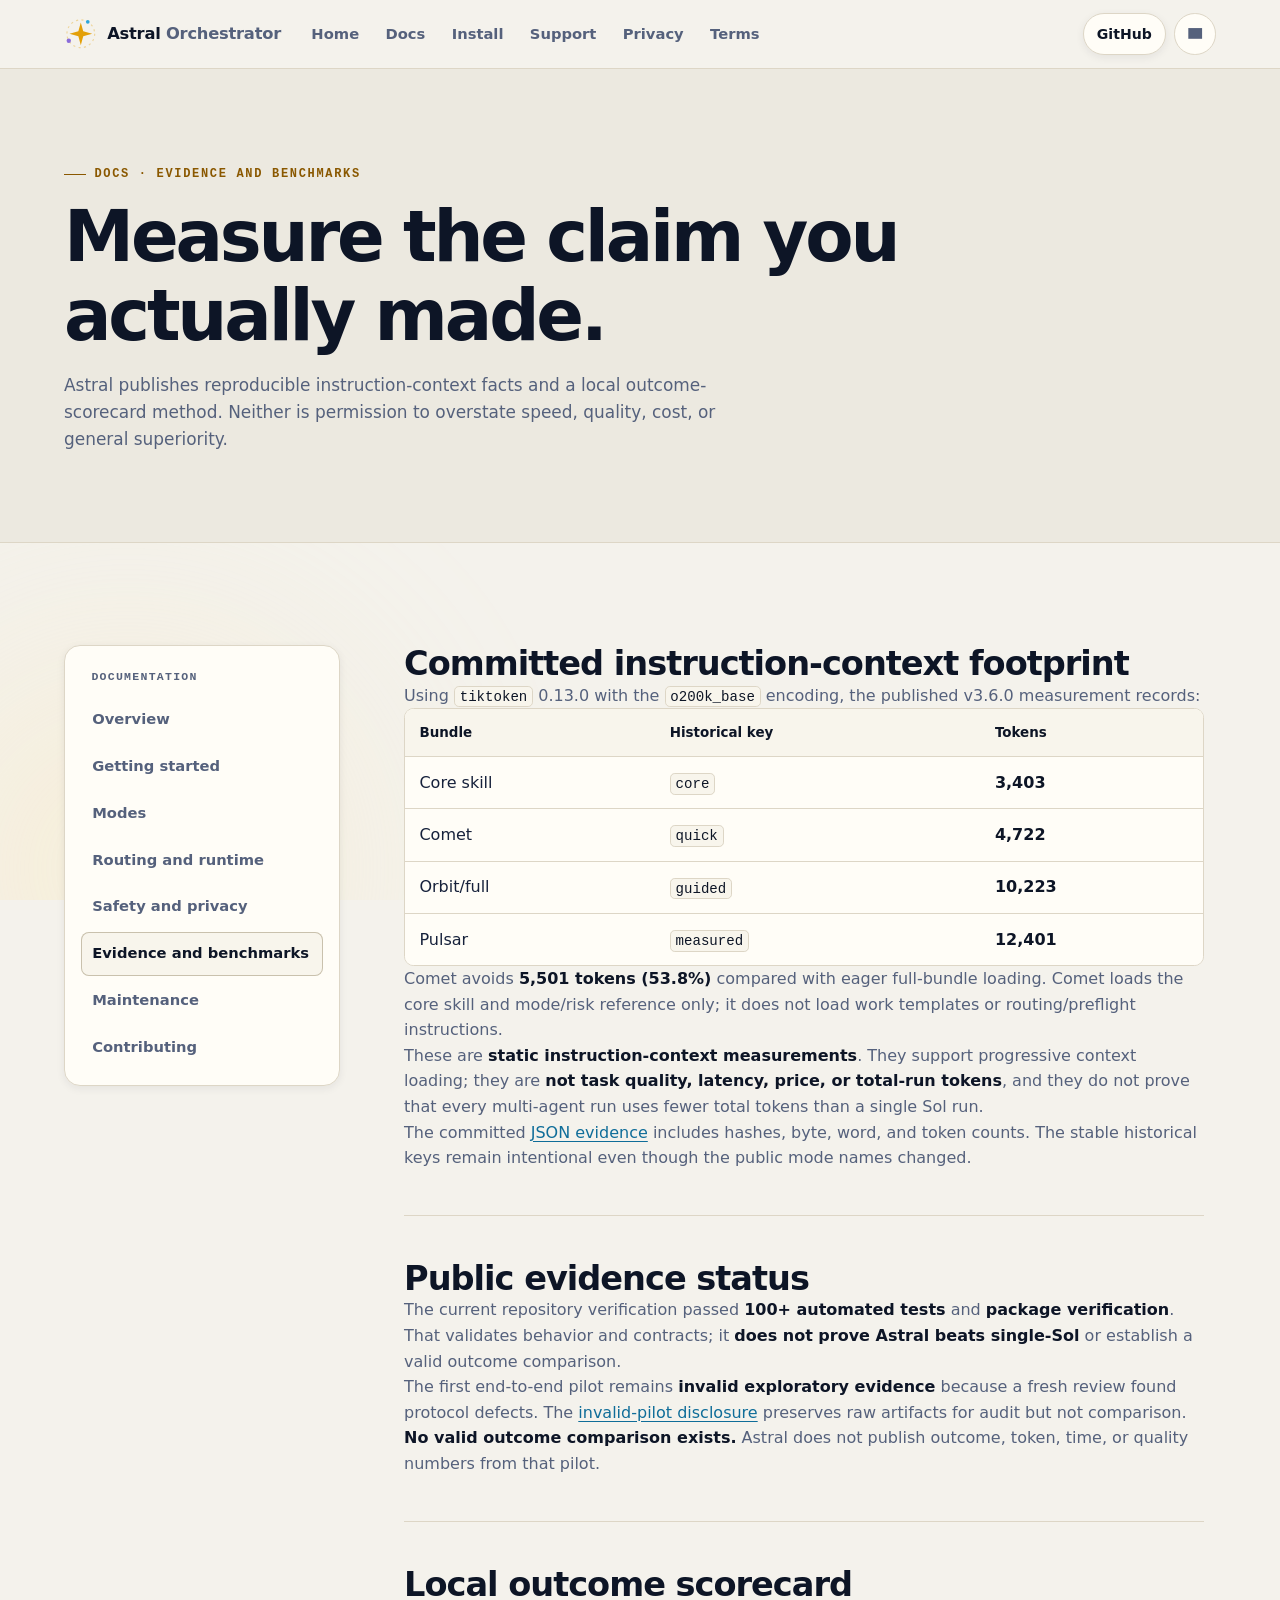
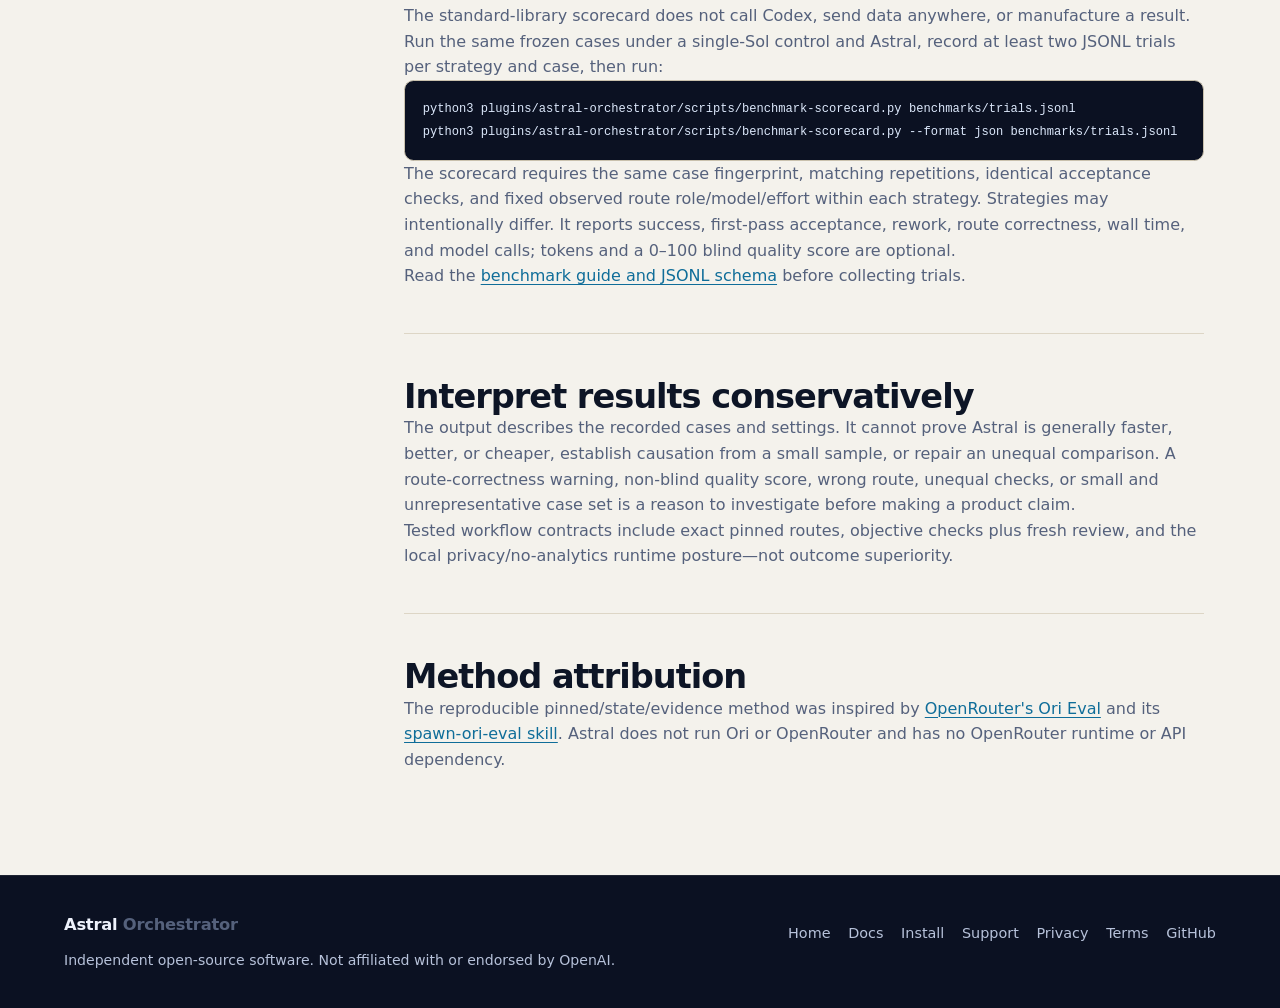
<file: website/docs/evidence/index.html>
<!doctype html>
<html lang="en">
  <head><meta charset="utf-8"><meta name="viewport" content="width=device-width, initial-scale=1"><meta name="description" content="Committed Astral Orchestrator instruction-context evidence, outcome scorecard method, invalid pilot disclosure, and interpretation limits."><meta name="theme-color" content="#f4f2ec"><title>Evidence and benchmarks · Astral Orchestrator docs</title><link rel="icon" type="image/png" href="../../assets/astral-orchestrator-favicon-32.png"><link rel="apple-touch-icon" href="../../assets/astral-orchestrator-touch-icon.png"><link rel="stylesheet" href="../../assets/site.css"><script src="../../assets/site.js"></script></head>
  <body><div class="ambient" aria-hidden="true"></div><a class="skip-link" href="#main-content">Skip to content</a>
    <header class="site-header"><div class="shell header-inner"><a class="brand" href="../../" aria-label="Astral Orchestrator home"><svg class="brand-mark" viewBox="0 0 40 40" aria-hidden="true"><circle cx="20" cy="20" r="16.5" fill="none" stroke="currentColor" stroke-opacity="0.35" stroke-width="1.4" stroke-dasharray="2.5 4"></circle><path d="M20 6.5 L22.9 17.1 L33.5 20 L22.9 22.9 L20 33.5 L17.1 22.9 L6.5 20 L17.1 17.1 Z"></path><circle cx="28.3" cy="5.7" r="2.2" fill="#2ea6dc"></circle><circle cx="5.7" cy="28.3" r="2.6" fill="#8a6cdb"></circle></svg><span class="brand-word">Astral <em>Orchestrator</em></span></a><nav class="site-nav" aria-label="Primary navigation"><ul><li><a href="../../">Home</a></li><li><a href="../">Docs</a></li><li><a href="../../install/">Install</a></li><li><a href="../../support/">Support</a></li><li><a href="../../privacy/">Privacy</a></li><li><a href="../../terms/">Terms</a></li></ul></nav><div class="header-actions"><a class="star-button" href="https://github.com/Demonbane18/astral-orchestrator" target="_blank" rel="noopener" aria-label="Open Astral Orchestrator on GitHub in a new tab"><span class="star-button-part">GitHub</span></a><button class="theme-toggle" type="button" data-theme-toggle data-choice="system" aria-label="Theme: system. Activate for light theme."><svg data-theme-icon="light" viewBox="0 0 24 24" aria-hidden="true"><circle cx="12" cy="12" r="5"></circle></svg><svg data-theme-icon="dark" viewBox="0 0 24 24" aria-hidden="true"><path d="M21 12.8A9 9 0 1 1 11.2 3 7 7 0 0 0 21 12.8Z"></path></svg><svg data-theme-icon="system" viewBox="0 0 24 24" aria-hidden="true"><path d="M3 4h18v14H3z"></path></svg></button></div></div></header>
    <main id="main-content"><header class="page-header docs-page-header"><div class="shell"><p class="eyebrow">Docs · Evidence and benchmarks</p><h1>Measure the claim you actually made.</h1><p class="page-lede">Astral publishes reproducible instruction-context facts and a local outcome-scorecard method. Neither is permission to overstate speed, quality, cost, or general superiority.</p></div></header>
      <section class="section"><div class="shell docs-layout"><nav class="docs-nav" aria-label="Documentation"><p class="docs-nav-label">Documentation</p><ul><li><a href="../">Overview</a></li><li><a href="../getting-started/">Getting started</a></li><li><a href="../modes/">Modes</a></li><li><a href="../routing/">Routing and runtime</a></li><li><a href="../safety/">Safety and privacy</a></li><li><a href="./" aria-current="page">Evidence and benchmarks</a></li><li><a href="../maintenance/">Maintenance</a></li><li><a href="../contributing/">Contributing</a></li></ul></nav>
        <article class="doc-content">
          <section aria-labelledby="context-footprint"><h2 id="context-footprint">Committed instruction-context footprint</h2><p>Using <code>tiktoken</code> 0.13.0 with the <code>o200k_base</code> encoding, the published v3.6.0 measurement records:</p><div class="table-scroll"><table><thead><tr><th scope="col">Bundle</th><th scope="col">Historical key</th><th scope="col">Tokens</th></tr></thead><tbody><tr><td>Core skill</td><td><code>core</code></td><td><strong>3,403</strong></td></tr><tr><td>Comet</td><td><code>quick</code></td><td><strong>4,722</strong></td></tr><tr><td>Orbit/full</td><td><code>guided</code></td><td><strong>10,223</strong></td></tr><tr><td>Pulsar</td><td><code>measured</code></td><td><strong>12,401</strong></td></tr></tbody></table></div><p>Comet avoids <strong>5,501 tokens (53.8%)</strong> compared with eager full-bundle loading. Comet loads the core skill and mode/risk reference only; it does not load work templates or routing/preflight instructions.</p><p>These are <strong>static instruction-context measurements</strong>. They support progressive context loading; they are <strong>not task quality, latency, price, or total-run tokens</strong>, and they do not prove that every multi-agent run uses fewer total tokens than a single Sol run.</p><p>The committed <a href="https://github.com/Demonbane18/astral-orchestrator/blob/main/benchmarks/context-footprint-2026-08-21.json">JSON evidence</a> includes hashes, byte, word, and token counts. The stable historical keys remain intentional even though the public mode names changed.</p></section>
          <section aria-labelledby="public-status"><h2 id="public-status">Public evidence status</h2><p>The current repository verification passed <strong>100+ automated tests</strong> and <strong>package verification</strong>. That validates behavior and contracts; it <strong>does not prove Astral beats single-Sol</strong> or establish a valid outcome comparison.</p><p>The first end-to-end pilot remains <strong>invalid exploratory evidence</strong> because a fresh review found protocol defects. The <a href="https://github.com/Demonbane18/astral-orchestrator/blob/main/benchmarks/results/2026-08-04-invalid-pilot/INVALID.md">invalid-pilot disclosure</a> preserves raw artifacts for audit but not comparison. <strong>No valid outcome comparison exists.</strong> Astral does not publish outcome, token, time, or quality numbers from that pilot.</p></section>
          <section aria-labelledby="outcome-scorecard"><h2 id="outcome-scorecard">Local outcome scorecard</h2><p>The standard-library scorecard does not call Codex, send data anywhere, or manufacture a result. Run the same frozen cases under a single-Sol control and Astral, record at least two JSONL trials per strategy and case, then run:</p><pre><code>python3 plugins/astral-orchestrator/scripts/benchmark-scorecard.py benchmarks/trials.jsonl
python3 plugins/astral-orchestrator/scripts/benchmark-scorecard.py --format json benchmarks/trials.jsonl</code></pre><p>The scorecard requires the same case fingerprint, matching repetitions, identical acceptance checks, and fixed observed route role/model/effort within each strategy. Strategies may intentionally differ. It reports success, first-pass acceptance, rework, route correctness, wall time, and model calls; tokens and a 0–100 blind quality score are optional.</p><p>Read the <a href="https://github.com/Demonbane18/astral-orchestrator/blob/main/benchmarks/README.md">benchmark guide and JSONL schema</a> before collecting trials.</p></section>
          <section aria-labelledby="interpretation"><h2 id="interpretation">Interpret results conservatively</h2><p>The output describes the recorded cases and settings. It cannot prove Astral is generally faster, better, or cheaper, establish causation from a small sample, or repair an unequal comparison. A route-correctness warning, non-blind quality score, wrong route, unequal checks, or small and unrepresentative case set is a reason to investigate before making a product claim.</p><p>Tested workflow contracts include exact pinned routes, objective checks plus fresh review, and the local privacy/no-analytics runtime posture—not outcome superiority.</p></section>
          <section aria-labelledby="method-attribution"><h2 id="method-attribution">Method attribution</h2><p>The reproducible pinned/state/evidence method was inspired by <a href="https://openrouter.ai/ori/eval">OpenRouter's Ori Eval</a> and its <a href="https://openrouter.ai/skills/spawn-ori-eval">spawn-ori-eval skill</a>. Astral does not run Ori or OpenRouter and has no OpenRouter runtime or API dependency.</p></section>
        </article>
      </div></section>
    </main>
    <footer class="site-footer"><div class="shell footer-inner"><div><a class="brand" href="../../"><span class="brand-word">Astral <em>Orchestrator</em></span></a><p class="footer-note">Independent open-source software. Not affiliated with or endorsed by OpenAI.</p></div><nav aria-label="Footer navigation"><ul class="footer-links"><li><a href="../../">Home</a></li><li><a href="../">Docs</a></li><li><a href="../../install/">Install</a></li><li><a href="../../support/">Support</a></li><li><a href="../../privacy/">Privacy</a></li><li><a href="../../terms/">Terms</a></li><li><a href="https://github.com/Demonbane18/astral-orchestrator">GitHub</a></li></ul></nav></div></footer>
  </body>
</html>
</file>
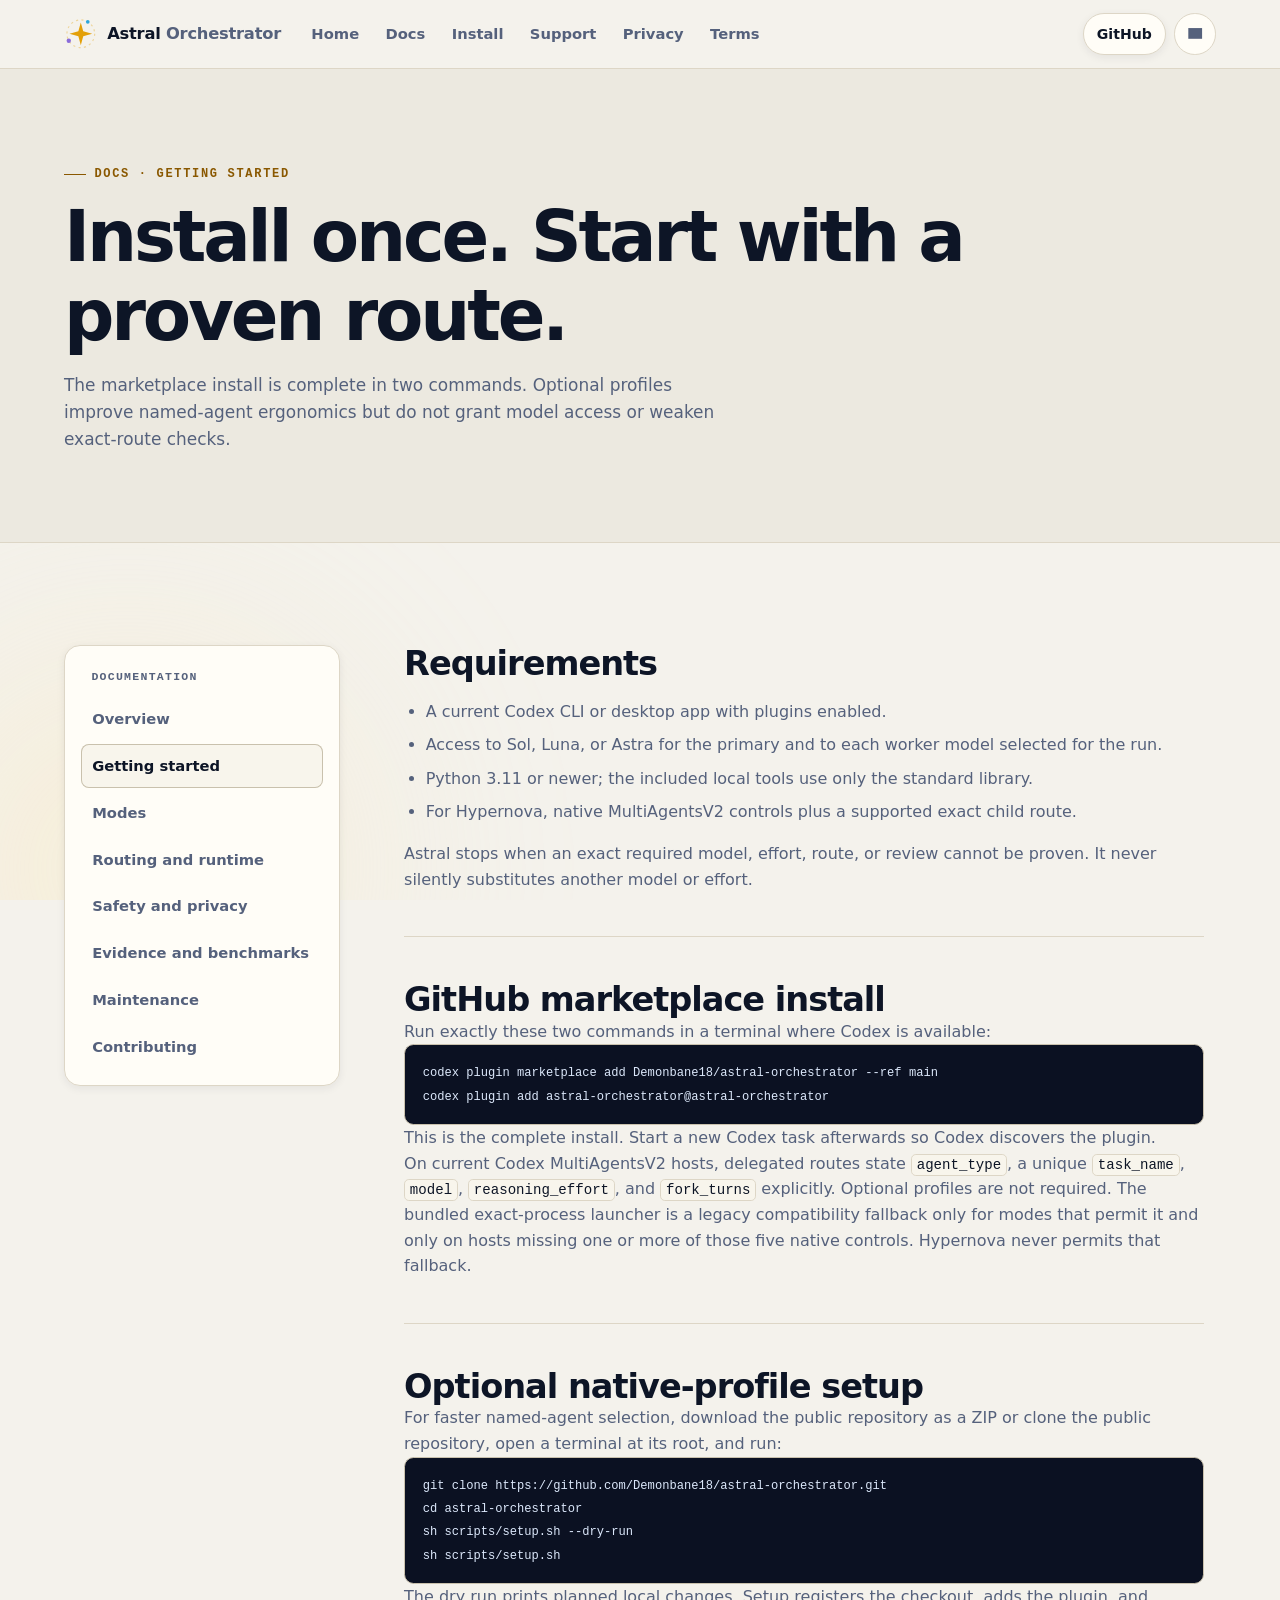
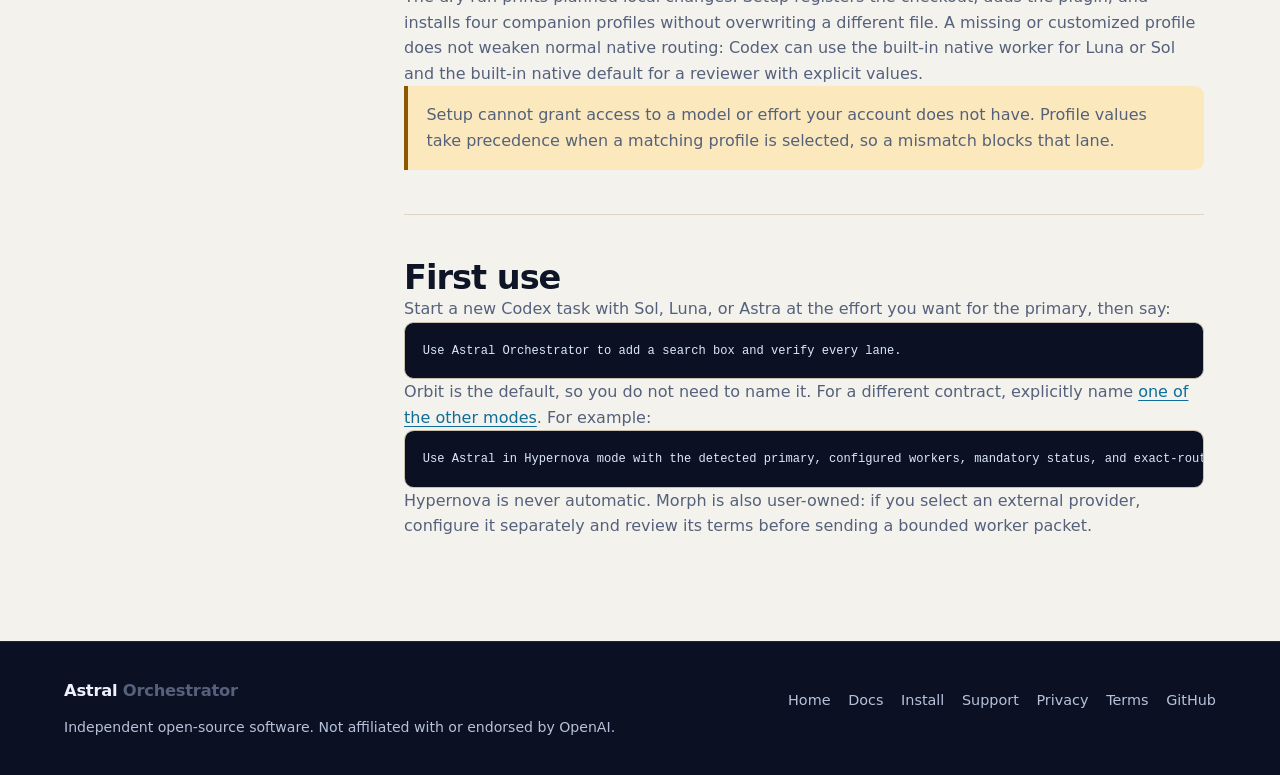
<file: website/docs/getting-started/index.html>
<!doctype html>
<html lang="en">
  <head>
    <meta charset="utf-8">
    <meta name="viewport" content="width=device-width, initial-scale=1">
    <meta name="description" content="Install Astral Orchestrator, check requirements, and make a first verified run.">
    <meta name="theme-color" content="#f4f2ec">
    <title>Getting started · Astral Orchestrator docs</title>
    <link rel="icon" type="image/png" href="../../assets/astral-orchestrator-favicon-32.png">
    <link rel="apple-touch-icon" href="../../assets/astral-orchestrator-touch-icon.png">
    <link rel="stylesheet" href="../../assets/site.css">
    <script src="../../assets/site.js"></script>
  </head>
  <body>
    <div class="ambient" aria-hidden="true"></div>
    <a class="skip-link" href="#main-content">Skip to content</a>
    <header class="site-header">
      <div class="shell header-inner">
        <a class="brand" href="../../" aria-label="Astral Orchestrator home">
          <svg class="brand-mark" viewBox="0 0 40 40" aria-hidden="true"><circle cx="20" cy="20" r="16.5" fill="none" stroke="currentColor" stroke-opacity="0.35" stroke-width="1.4" stroke-dasharray="2.5 4"></circle><path d="M20 6.5 L22.9 17.1 L33.5 20 L22.9 22.9 L20 33.5 L17.1 22.9 L6.5 20 L17.1 17.1 Z"></path><circle cx="28.3" cy="5.7" r="2.2" fill="#2ea6dc"></circle><circle cx="5.7" cy="28.3" r="2.6" fill="#8a6cdb"></circle></svg>
          <span class="brand-word">Astral <em>Orchestrator</em></span>
        </a>
        <nav class="site-nav" aria-label="Primary navigation">
          <ul>
            <li><a href="../../">Home</a></li><li><a href="../">Docs</a></li><li><a href="../../install/">Install</a></li><li><a href="../../support/">Support</a></li><li><a href="../../privacy/">Privacy</a></li><li><a href="../../terms/">Terms</a></li>
          </ul>
        </nav>
        <div class="header-actions">
          <a class="star-button" href="https://github.com/Demonbane18/astral-orchestrator" target="_blank" rel="noopener" aria-label="Open Astral Orchestrator on GitHub in a new tab"><span class="star-button-part">GitHub</span></a>
          <button class="theme-toggle" type="button" data-theme-toggle data-choice="system" aria-label="Theme: system. Activate for light theme."><svg data-theme-icon="light" viewBox="0 0 24 24" aria-hidden="true"><circle cx="12" cy="12" r="5"></circle></svg><svg data-theme-icon="dark" viewBox="0 0 24 24" aria-hidden="true"><path d="M21 12.8A9 9 0 1 1 11.2 3 7 7 0 0 0 21 12.8Z"></path></svg><svg data-theme-icon="system" viewBox="0 0 24 24" aria-hidden="true"><path d="M3 4h18v14H3z"></path></svg></button>
        </div>
      </div>
    </header>

    <main id="main-content">
      <header class="page-header docs-page-header">
        <div class="shell"><p class="eyebrow">Docs · Getting started</p><h1>Install once. Start with a proven route.</h1><p class="page-lede">The marketplace install is complete in two commands. Optional profiles improve named-agent ergonomics but do not grant model access or weaken exact-route checks.</p></div>
      </header>
      <section class="section">
        <div class="shell docs-layout">
          <nav class="docs-nav" aria-label="Documentation">
            <p class="docs-nav-label">Documentation</p>
            <ul>
              <li><a href="../">Overview</a></li><li><a href="./" aria-current="page">Getting started</a></li><li><a href="../modes/">Modes</a></li><li><a href="../routing/">Routing and runtime</a></li><li><a href="../safety/">Safety and privacy</a></li><li><a href="../evidence/">Evidence and benchmarks</a></li><li><a href="../maintenance/">Maintenance</a></li><li><a href="../contributing/">Contributing</a></li>
            </ul>
          </nav>
          <article class="doc-content">
            <section aria-labelledby="requirements">
              <h2 id="requirements">Requirements</h2>
              <ul>
                <li>A current Codex CLI or desktop app with plugins enabled.</li>
                <li>Access to Sol, Luna, or Astra for the primary and to each worker model selected for the run.</li>
                <li>Python 3.11 or newer; the included local tools use only the standard library.</li>
                <li>For Hypernova, native MultiAgentsV2 controls plus a supported exact child route.</li>
              </ul>
              <p>Astral stops when an exact required model, effort, route, or review cannot be proven. It never silently substitutes another model or effort.</p>
            </section>

            <section aria-labelledby="marketplace-install">
              <h2 id="marketplace-install">GitHub marketplace install</h2>
              <p>Run exactly these two commands in a terminal where Codex is available:</p>
              <pre><code>codex plugin marketplace add Demonbane18/astral-orchestrator --ref main
codex plugin add astral-orchestrator@astral-orchestrator</code></pre>
              <p>This is the complete install. Start a new Codex task afterwards so Codex discovers the plugin.</p>
              <p>On current Codex MultiAgentsV2 hosts, delegated routes state <code>agent_type</code>, a unique <code>task_name</code>, <code>model</code>, <code>reasoning_effort</code>, and <code>fork_turns</code> explicitly. Optional profiles are not required. The bundled exact-process launcher is a legacy compatibility fallback only for modes that permit it and only on hosts missing one or more of those five native controls. Hypernova never permits that fallback.</p>
            </section>

            <section aria-labelledby="optional-profiles">
              <h2 id="optional-profiles">Optional native-profile setup</h2>
              <p>For faster named-agent selection, download the public repository as a ZIP or clone the public repository, open a terminal at its root, and run:</p>
              <pre><code>git clone https://github.com/Demonbane18/astral-orchestrator.git
cd astral-orchestrator
sh scripts/setup.sh --dry-run
sh scripts/setup.sh</code></pre>
              <p>The dry run prints planned local changes. Setup registers the checkout, adds the plugin, and installs four companion profiles without overwriting a different file. A missing or customized profile does not weaken normal native routing: Codex can use the built-in native worker for Luna or Sol and the built-in native default for a reviewer with explicit values.</p>
              <p class="doc-callout">Setup cannot grant access to a model or effort your account does not have. Profile values take precedence when a matching profile is selected, so a mismatch blocks that lane.</p>
            </section>

            <section aria-labelledby="first-use">
              <h2 id="first-use">First use</h2>
              <p>Start a new Codex task with Sol, Luna, or Astra at the effort you want for the primary, then say:</p>
              <pre><code>Use Astral Orchestrator to add a search box and verify every lane.</code></pre>
              <p>Orbit is the default, so you do not need to name it. For a different contract, explicitly name <a href="../modes/">one of the other modes</a>. For example:</p>
              <pre><code>Use Astral in Hypernova mode with the detected primary, configured workers, mandatory status, and exact-route checks.</code></pre>
              <p>Hypernova is never automatic. Morph is also user-owned: if you select an external provider, configure it separately and review its terms before sending a bounded worker packet.</p>
            </section>
          </article>
        </div>
      </section>
    </main>
    <footer class="site-footer"><div class="shell footer-inner"><div><a class="brand" href="../../"><span class="brand-word">Astral <em>Orchestrator</em></span></a><p class="footer-note">Independent open-source software. Not affiliated with or endorsed by OpenAI.</p></div><nav aria-label="Footer navigation"><ul class="footer-links"><li><a href="../../">Home</a></li><li><a href="../">Docs</a></li><li><a href="../../install/">Install</a></li><li><a href="../../support/">Support</a></li><li><a href="../../privacy/">Privacy</a></li><li><a href="../../terms/">Terms</a></li><li><a href="https://github.com/Demonbane18/astral-orchestrator">GitHub</a></li></ul></nav></div></footer>
  </body>
</html>
</file>
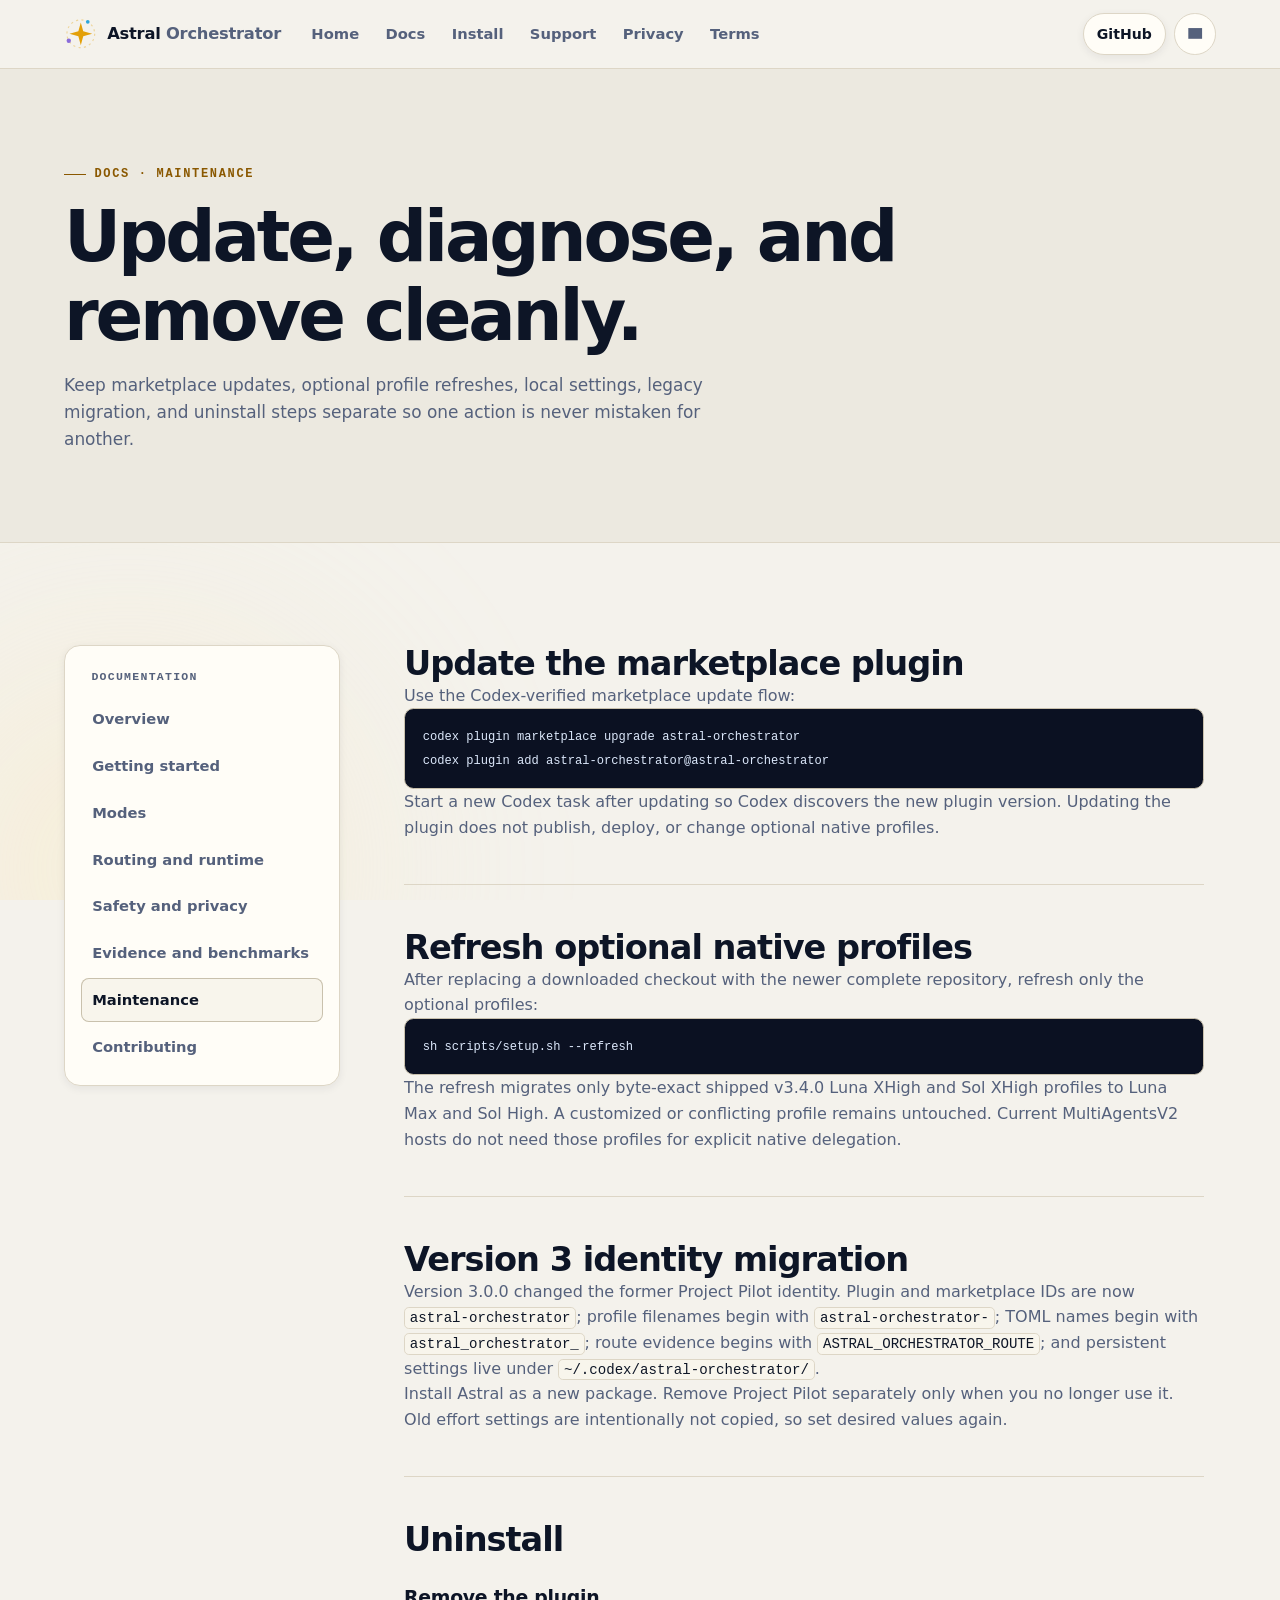
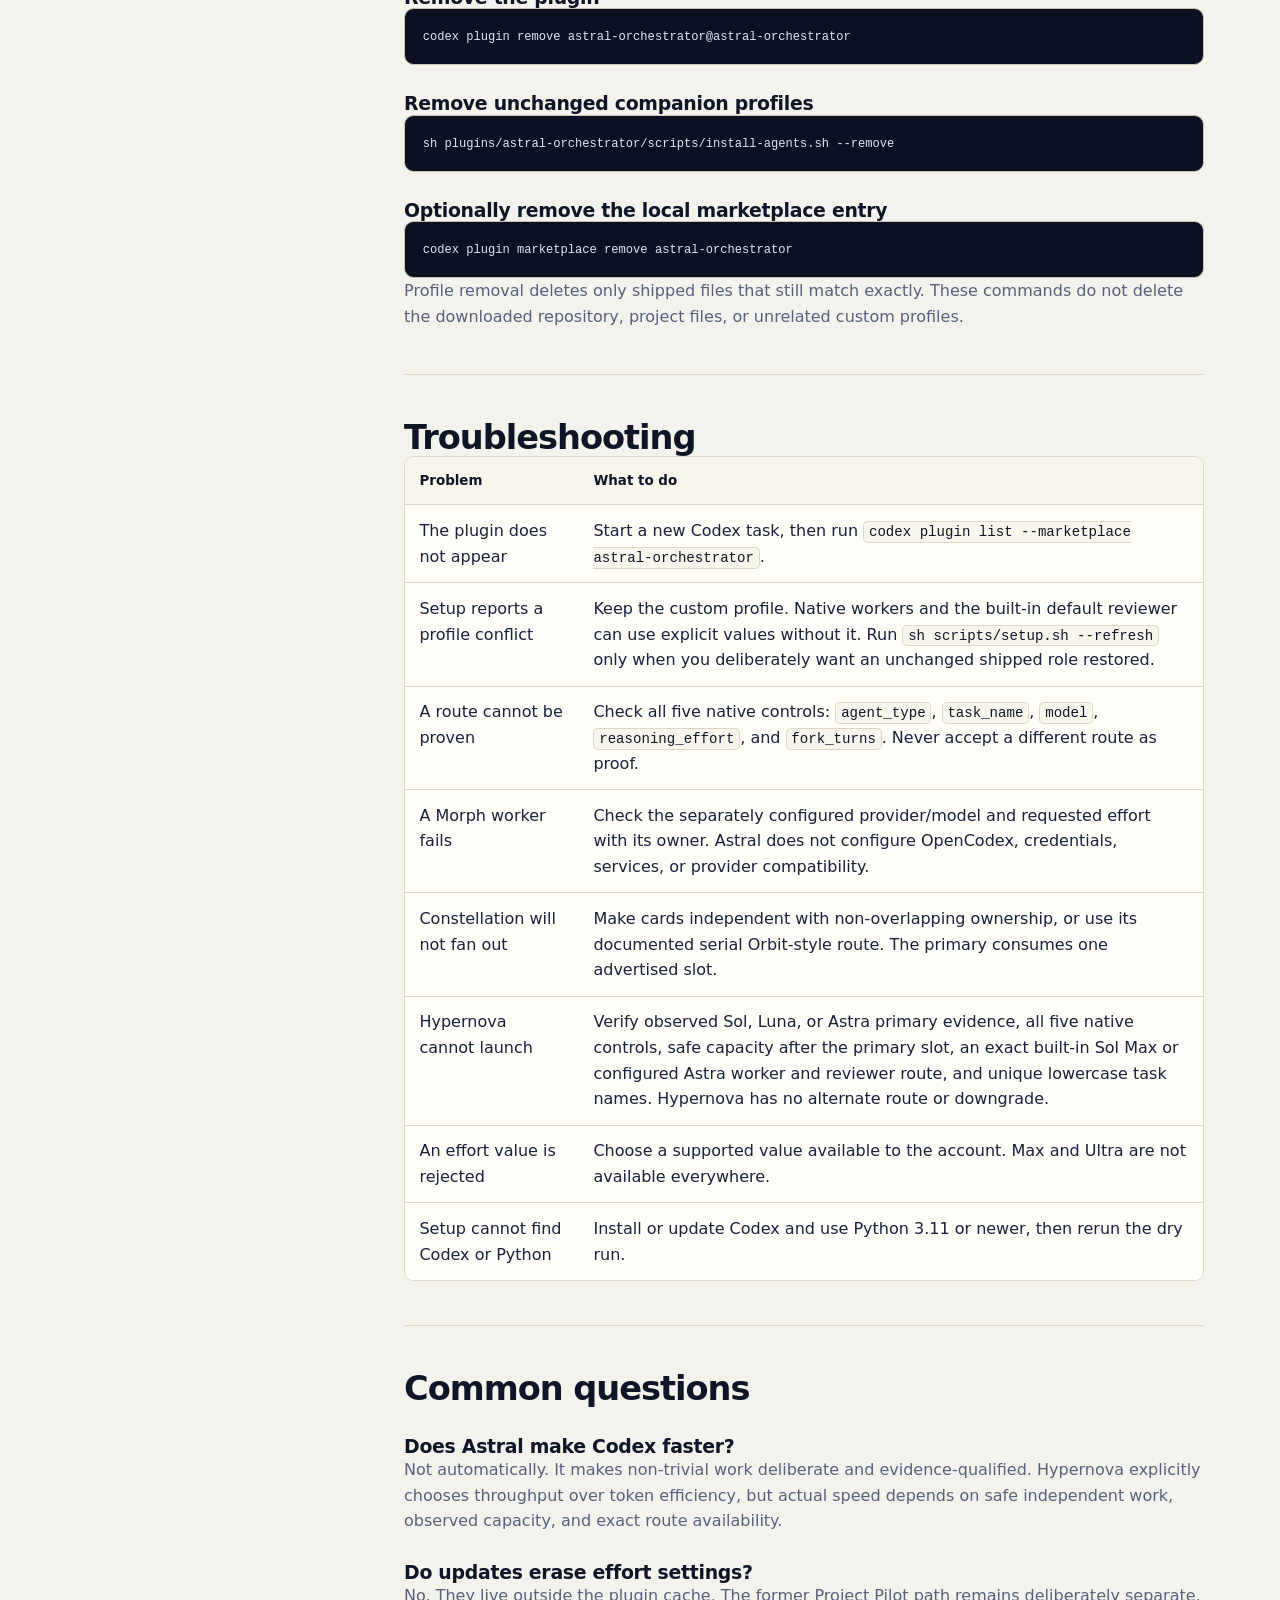
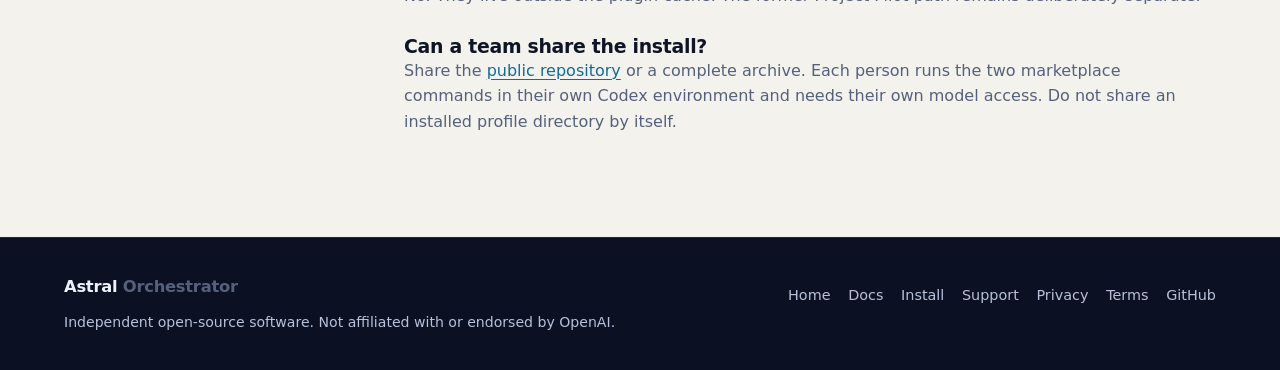
<file: website/docs/maintenance/index.html>
<!doctype html>
<html lang="en">
  <head><meta charset="utf-8"><meta name="viewport" content="width=device-width, initial-scale=1"><meta name="description" content="Update, refresh, migrate, troubleshoot, share, and uninstall Astral Orchestrator safely."><meta name="theme-color" content="#f4f2ec"><title>Maintenance · Astral Orchestrator docs</title><link rel="icon" type="image/png" href="../../assets/astral-orchestrator-favicon-32.png"><link rel="apple-touch-icon" href="../../assets/astral-orchestrator-touch-icon.png"><link rel="stylesheet" href="../../assets/site.css"><script src="../../assets/site.js"></script></head>
  <body><div class="ambient" aria-hidden="true"></div><a class="skip-link" href="#main-content">Skip to content</a>
    <header class="site-header"><div class="shell header-inner"><a class="brand" href="../../" aria-label="Astral Orchestrator home"><svg class="brand-mark" viewBox="0 0 40 40" aria-hidden="true"><circle cx="20" cy="20" r="16.5" fill="none" stroke="currentColor" stroke-opacity="0.35" stroke-width="1.4" stroke-dasharray="2.5 4"></circle><path d="M20 6.5 L22.9 17.1 L33.5 20 L22.9 22.9 L20 33.5 L17.1 22.9 L6.5 20 L17.1 17.1 Z"></path><circle cx="28.3" cy="5.7" r="2.2" fill="#2ea6dc"></circle><circle cx="5.7" cy="28.3" r="2.6" fill="#8a6cdb"></circle></svg><span class="brand-word">Astral <em>Orchestrator</em></span></a><nav class="site-nav" aria-label="Primary navigation"><ul><li><a href="../../">Home</a></li><li><a href="../">Docs</a></li><li><a href="../../install/">Install</a></li><li><a href="../../support/">Support</a></li><li><a href="../../privacy/">Privacy</a></li><li><a href="../../terms/">Terms</a></li></ul></nav><div class="header-actions"><a class="star-button" href="https://github.com/Demonbane18/astral-orchestrator" target="_blank" rel="noopener" aria-label="Open Astral Orchestrator on GitHub in a new tab"><span class="star-button-part">GitHub</span></a><button class="theme-toggle" type="button" data-theme-toggle data-choice="system" aria-label="Theme: system. Activate for light theme."><svg data-theme-icon="light" viewBox="0 0 24 24" aria-hidden="true"><circle cx="12" cy="12" r="5"></circle></svg><svg data-theme-icon="dark" viewBox="0 0 24 24" aria-hidden="true"><path d="M21 12.8A9 9 0 1 1 11.2 3 7 7 0 0 0 21 12.8Z"></path></svg><svg data-theme-icon="system" viewBox="0 0 24 24" aria-hidden="true"><path d="M3 4h18v14H3z"></path></svg></button></div></div></header>
    <main id="main-content"><header class="page-header docs-page-header"><div class="shell"><p class="eyebrow">Docs · Maintenance</p><h1>Update, diagnose, and remove cleanly.</h1><p class="page-lede">Keep marketplace updates, optional profile refreshes, local settings, legacy migration, and uninstall steps separate so one action is never mistaken for another.</p></div></header>
      <section class="section"><div class="shell docs-layout"><nav class="docs-nav" aria-label="Documentation"><p class="docs-nav-label">Documentation</p><ul><li><a href="../">Overview</a></li><li><a href="../getting-started/">Getting started</a></li><li><a href="../modes/">Modes</a></li><li><a href="../routing/">Routing and runtime</a></li><li><a href="../safety/">Safety and privacy</a></li><li><a href="../evidence/">Evidence and benchmarks</a></li><li><a href="./" aria-current="page">Maintenance</a></li><li><a href="../contributing/">Contributing</a></li></ul></nav>
        <article class="doc-content">
          <section aria-labelledby="update"><h2 id="update">Update the marketplace plugin</h2><p>Use the Codex-verified marketplace update flow:</p><pre><code>codex plugin marketplace upgrade astral-orchestrator
codex plugin add astral-orchestrator@astral-orchestrator</code></pre><p>Start a new Codex task after updating so Codex discovers the new plugin version. Updating the plugin does not publish, deploy, or change optional native profiles.</p></section>
          <section aria-labelledby="refresh-profiles"><h2 id="refresh-profiles">Refresh optional native profiles</h2><p>After replacing a downloaded checkout with the newer complete repository, refresh only the optional profiles:</p><pre><code>sh scripts/setup.sh --refresh</code></pre><p>The refresh migrates only byte-exact shipped v3.4.0 Luna XHigh and Sol XHigh profiles to Luna Max and Sol High. A customized or conflicting profile remains untouched. Current MultiAgentsV2 hosts do not need those profiles for explicit native delegation.</p></section>
          <section aria-labelledby="migration"><h2 id="migration">Version 3 identity migration</h2><p>Version 3.0.0 changed the former Project Pilot identity. Plugin and marketplace IDs are now <code>astral-orchestrator</code>; profile filenames begin with <code>astral-orchestrator-</code>; TOML names begin with <code>astral_orchestrator_</code>; route evidence begins with <code>ASTRAL_ORCHESTRATOR_ROUTE</code>; and persistent settings live under <code>~/.codex/astral-orchestrator/</code>.</p><p>Install Astral as a new package. Remove Project Pilot separately only when you no longer use it. Old effort settings are intentionally not copied, so set desired values again.</p></section>
          <section id="uninstall" aria-labelledby="uninstall-title"><h2 id="uninstall-title">Uninstall</h2><h3>Remove the plugin</h3><pre><code>codex plugin remove astral-orchestrator@astral-orchestrator</code></pre><h3>Remove unchanged companion profiles</h3><pre><code>sh plugins/astral-orchestrator/scripts/install-agents.sh --remove</code></pre><h3>Optionally remove the local marketplace entry</h3><pre><code>codex plugin marketplace remove astral-orchestrator</code></pre><p>Profile removal deletes only shipped files that still match exactly. These commands do not delete the downloaded repository, project files, or unrelated custom profiles.</p></section>
          <section aria-labelledby="troubleshooting"><h2 id="troubleshooting">Troubleshooting</h2><div class="table-scroll"><table><thead><tr><th scope="col">Problem</th><th scope="col">What to do</th></tr></thead><tbody>
            <tr><td>The plugin does not appear</td><td>Start a new Codex task, then run <code>codex plugin list --marketplace astral-orchestrator</code>.</td></tr>
            <tr><td>Setup reports a profile conflict</td><td>Keep the custom profile. Native workers and the built-in default reviewer can use explicit values without it. Run <code>sh scripts/setup.sh --refresh</code> only when you deliberately want an unchanged shipped role restored.</td></tr>
            <tr><td>A route cannot be proven</td><td>Check all five native controls: <code>agent_type</code>, <code>task_name</code>, <code>model</code>, <code>reasoning_effort</code>, and <code>fork_turns</code>. Never accept a different route as proof.</td></tr>
            <tr><td>A Morph worker fails</td><td>Check the separately configured provider/model and requested effort with its owner. Astral does not configure OpenCodex, credentials, services, or provider compatibility.</td></tr>
            <tr><td>Constellation will not fan out</td><td>Make cards independent with non-overlapping ownership, or use its documented serial Orbit-style route. The primary consumes one advertised slot.</td></tr>
            <tr><td>Hypernova cannot launch</td><td>Verify observed Sol, Luna, or Astra primary evidence, all five native controls, safe capacity after the primary slot, an exact built-in Sol Max or configured Astra worker and reviewer route, and unique lowercase task names. Hypernova has no alternate route or downgrade.</td></tr>
            <tr><td>An effort value is rejected</td><td>Choose a supported value available to the account. Max and Ultra are not available everywhere.</td></tr>
            <tr><td>Setup cannot find Codex or Python</td><td>Install or update Codex and use Python 3.11 or newer, then rerun the dry run.</td></tr>
          </tbody></table></div></section>
          <section aria-labelledby="faq"><h2 id="faq">Common questions</h2><h3>Does Astral make Codex faster?</h3><p>Not automatically. It makes non-trivial work deliberate and evidence-qualified. Hypernova explicitly chooses throughput over token efficiency, but actual speed depends on safe independent work, observed capacity, and exact route availability.</p><h3>Do updates erase effort settings?</h3><p>No. They live outside the plugin cache. The former Project Pilot path remains deliberately separate.</p><h3>Can a team share the install?</h3><p>Share the <a href="https://github.com/Demonbane18/astral-orchestrator">public repository</a> or a complete archive. Each person runs the two marketplace commands in their own Codex environment and needs their own model access. Do not share an installed profile directory by itself.</p></section>
        </article>
      </div></section>
    </main>
    <footer class="site-footer"><div class="shell footer-inner"><div><a class="brand" href="../../"><span class="brand-word">Astral <em>Orchestrator</em></span></a><p class="footer-note">Independent open-source software. Not affiliated with or endorsed by OpenAI.</p></div><nav aria-label="Footer navigation"><ul class="footer-links"><li><a href="../../">Home</a></li><li><a href="../">Docs</a></li><li><a href="../../install/">Install</a></li><li><a href="../../support/">Support</a></li><li><a href="../../privacy/">Privacy</a></li><li><a href="../../terms/">Terms</a></li><li><a href="https://github.com/Demonbane18/astral-orchestrator">GitHub</a></li></ul></nav></div></footer>
  </body>
</html>
</file>
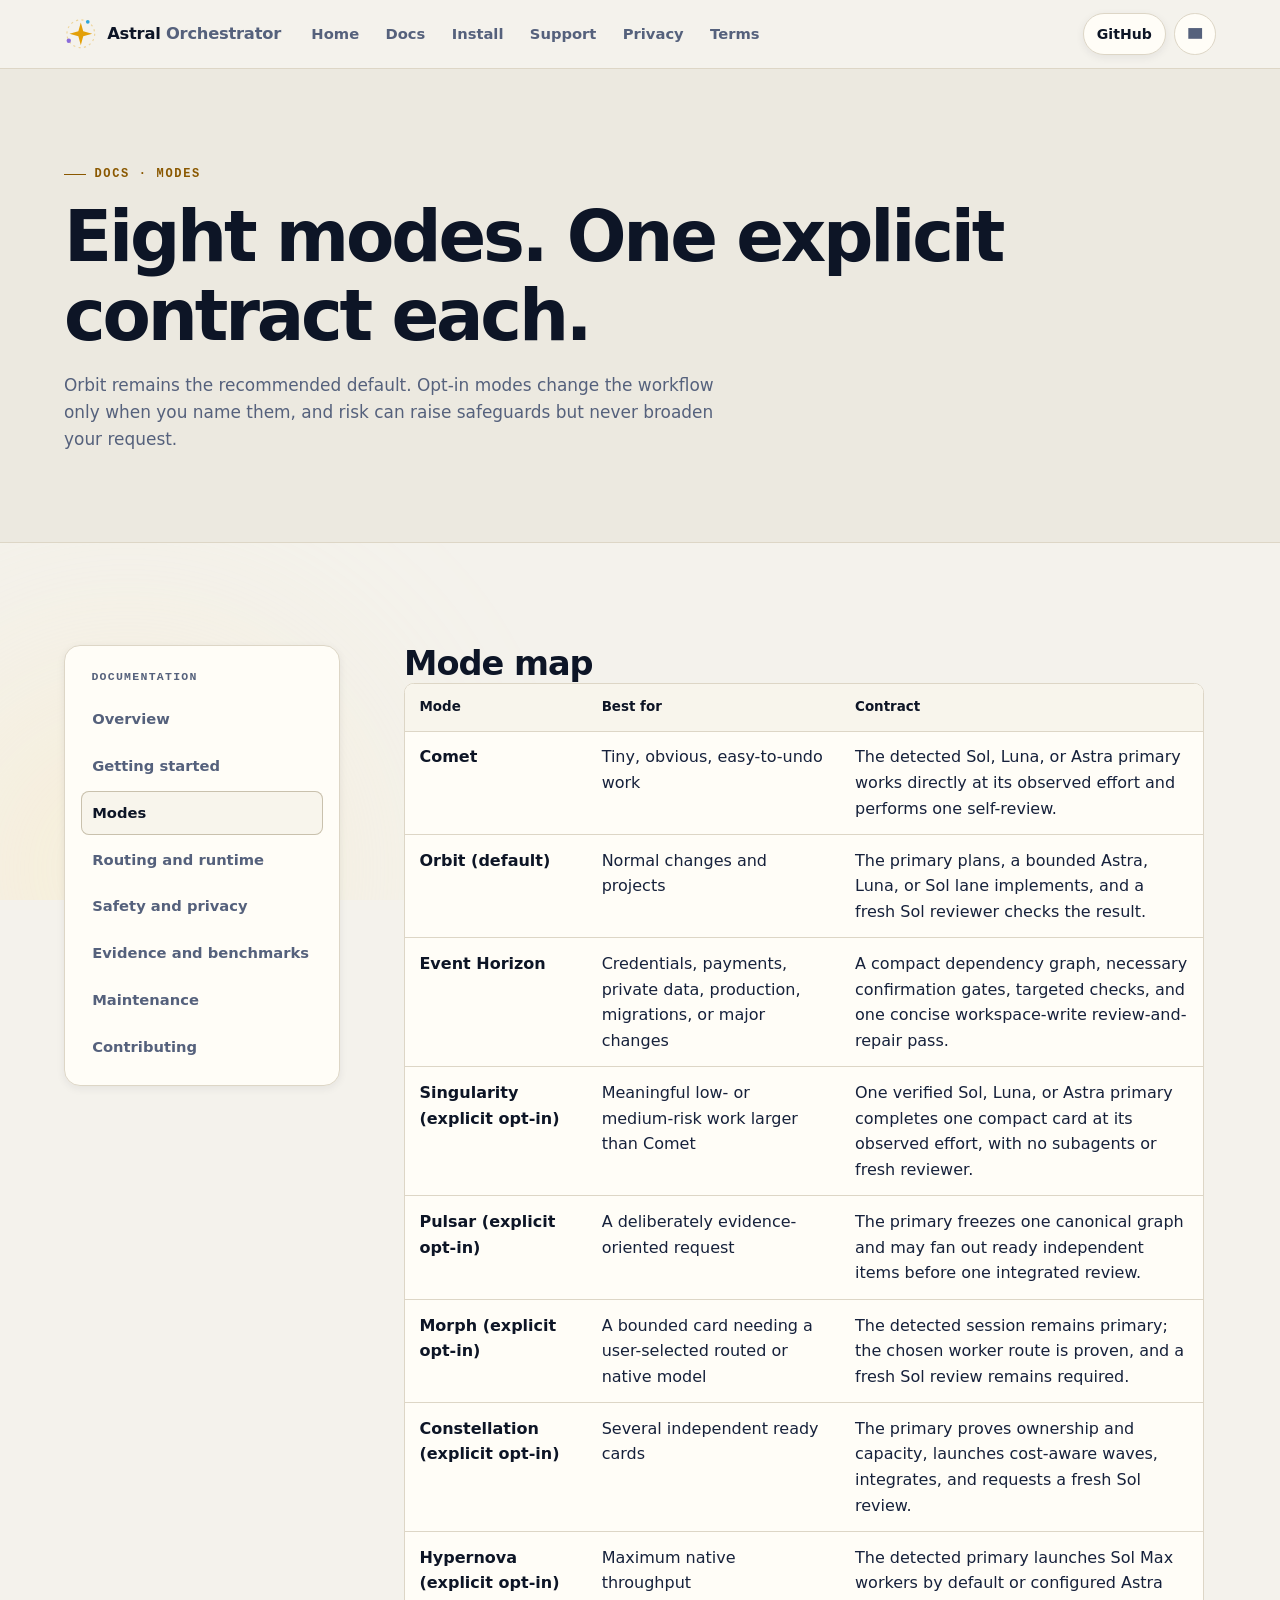
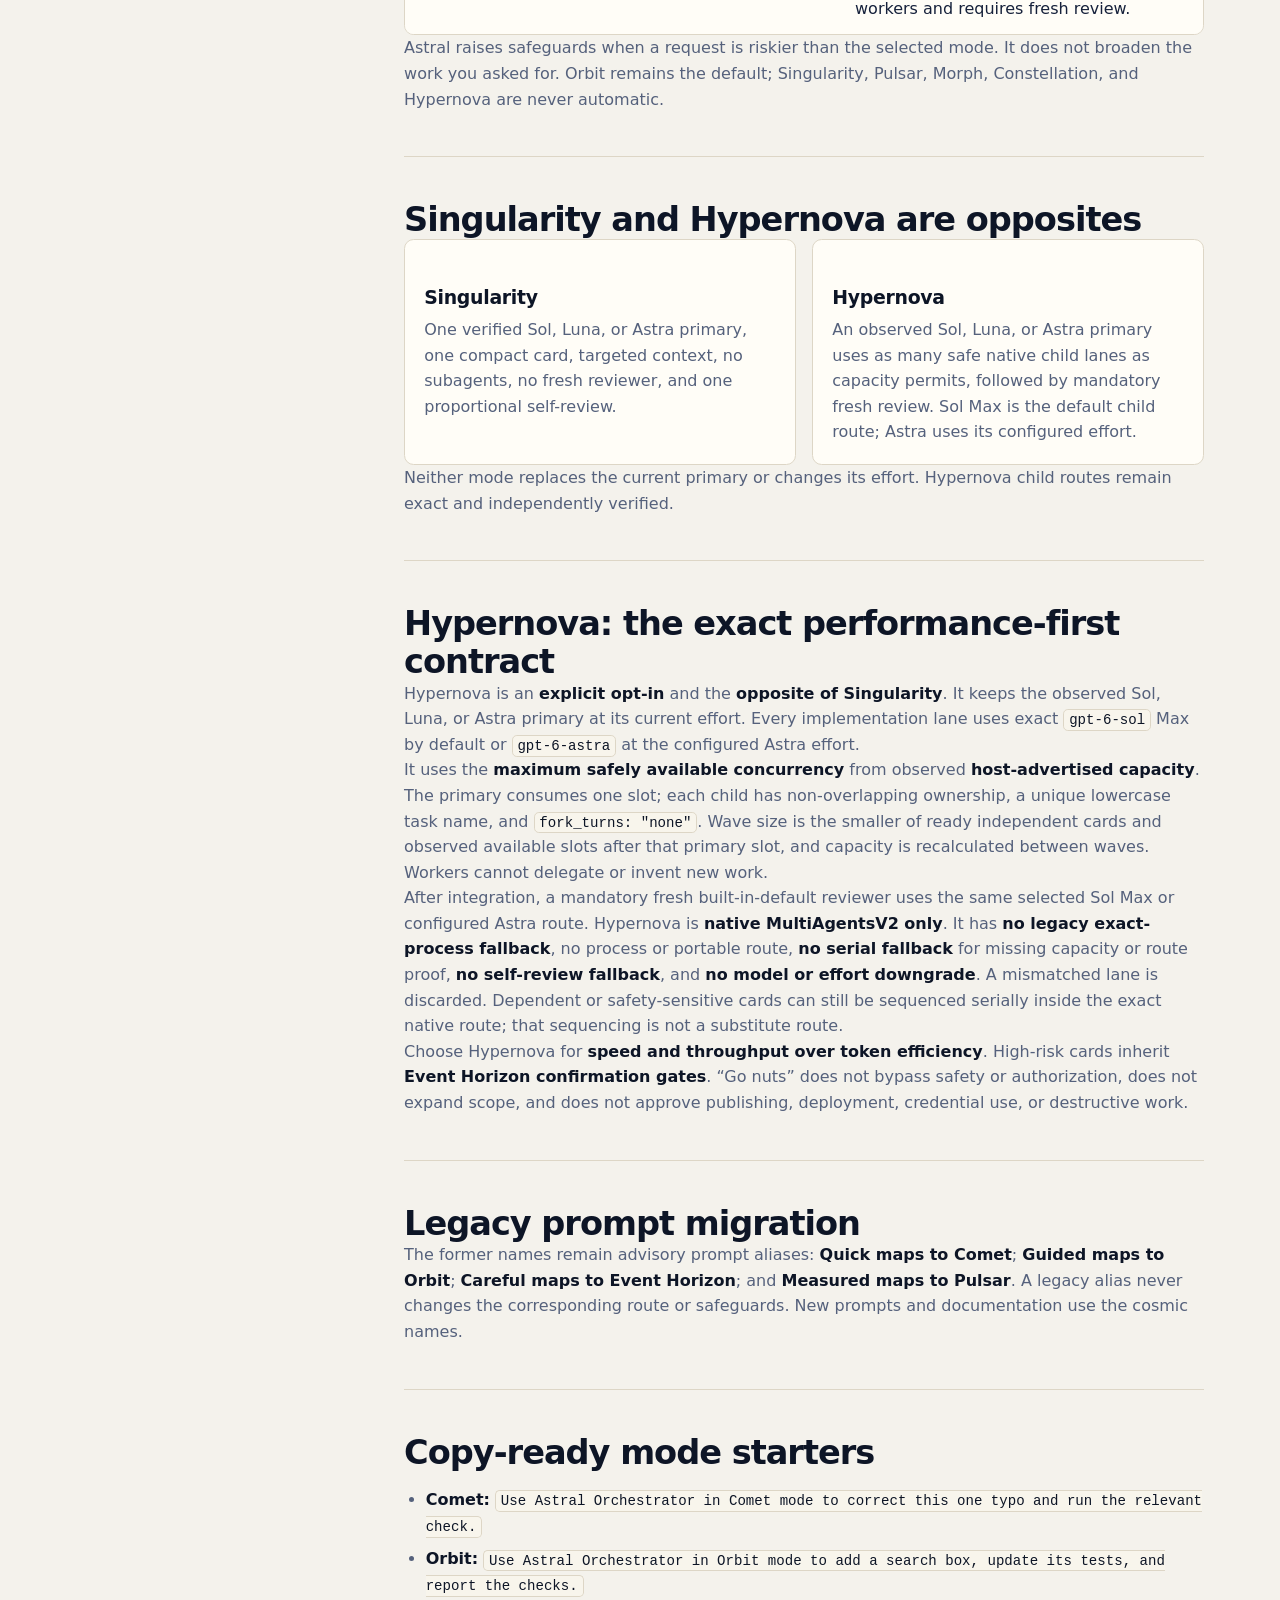
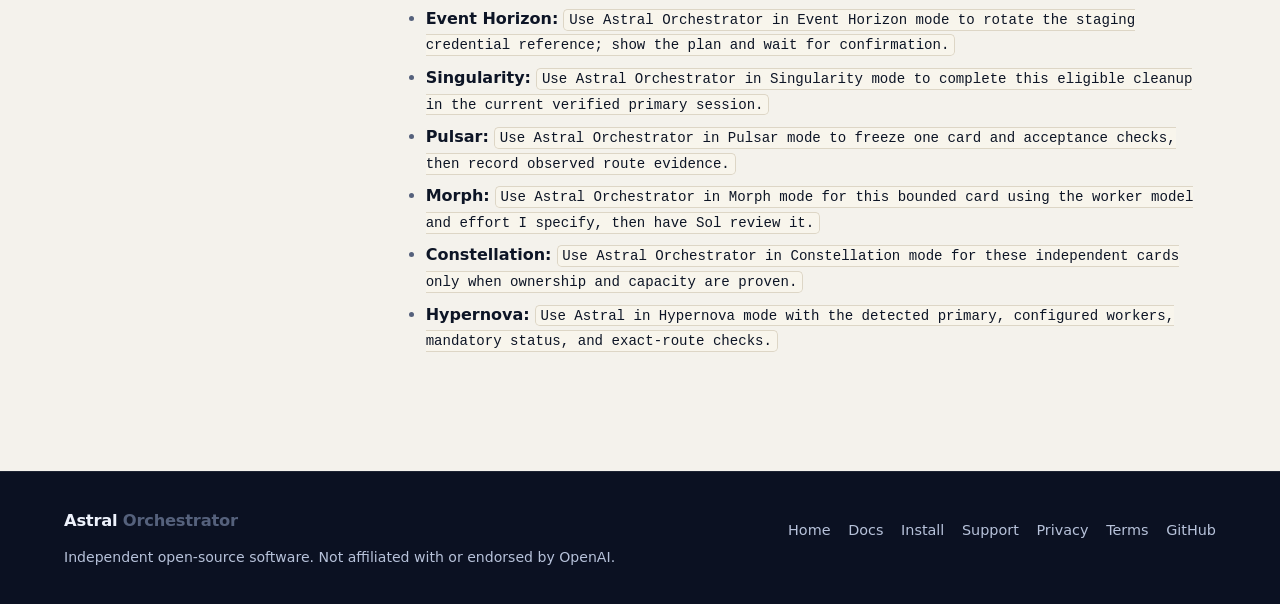
<file: website/docs/modes/index.html>
<!doctype html>
<html lang="en">
  <head>
    <meta charset="utf-8">
    <meta name="viewport" content="width=device-width, initial-scale=1">
    <meta name="description" content="Choose among Astral Orchestrator's eight delivery modes with a detected Sol, Luna, or Astra primary and configurable worker routes.">
    <meta name="theme-color" content="#f4f2ec">
    <title>Modes · Astral Orchestrator docs</title>
    <link rel="icon" type="image/png" href="../../assets/astral-orchestrator-favicon-32.png">
    <link rel="apple-touch-icon" href="../../assets/astral-orchestrator-touch-icon.png">
    <link rel="stylesheet" href="../../assets/site.css">
    <script src="../../assets/site.js"></script>
  </head>
  <body>
    <div class="ambient" aria-hidden="true"></div><a class="skip-link" href="#main-content">Skip to content</a>
    <header class="site-header"><div class="shell header-inner">
      <a class="brand" href="../../" aria-label="Astral Orchestrator home"><svg class="brand-mark" viewBox="0 0 40 40" aria-hidden="true"><circle cx="20" cy="20" r="16.5" fill="none" stroke="currentColor" stroke-opacity="0.35" stroke-width="1.4" stroke-dasharray="2.5 4"></circle><path d="M20 6.5 L22.9 17.1 L33.5 20 L22.9 22.9 L20 33.5 L17.1 22.9 L6.5 20 L17.1 17.1 Z"></path><circle cx="28.3" cy="5.7" r="2.2" fill="#2ea6dc"></circle><circle cx="5.7" cy="28.3" r="2.6" fill="#8a6cdb"></circle></svg><span class="brand-word">Astral <em>Orchestrator</em></span></a>
      <nav class="site-nav" aria-label="Primary navigation"><ul><li><a href="../../">Home</a></li><li><a href="../">Docs</a></li><li><a href="../../install/">Install</a></li><li><a href="../../support/">Support</a></li><li><a href="../../privacy/">Privacy</a></li><li><a href="../../terms/">Terms</a></li></ul></nav>
      <div class="header-actions"><a class="star-button" href="https://github.com/Demonbane18/astral-orchestrator" target="_blank" rel="noopener" aria-label="Open Astral Orchestrator on GitHub in a new tab"><span class="star-button-part">GitHub</span></a><button class="theme-toggle" type="button" data-theme-toggle data-choice="system" aria-label="Theme: system. Activate for light theme."><svg data-theme-icon="light" viewBox="0 0 24 24" aria-hidden="true"><circle cx="12" cy="12" r="5"></circle></svg><svg data-theme-icon="dark" viewBox="0 0 24 24" aria-hidden="true"><path d="M21 12.8A9 9 0 1 1 11.2 3 7 7 0 0 0 21 12.8Z"></path></svg><svg data-theme-icon="system" viewBox="0 0 24 24" aria-hidden="true"><path d="M3 4h18v14H3z"></path></svg></button></div>
    </div></header>
    <main id="main-content">
      <header class="page-header docs-page-header"><div class="shell"><p class="eyebrow">Docs · Modes</p><h1>Eight modes. One explicit contract each.</h1><p class="page-lede">Orbit remains the recommended default. Opt-in modes change the workflow only when you name them, and risk can raise safeguards but never broaden your request.</p></div></header>
      <section class="section"><div class="shell docs-layout">
        <nav class="docs-nav" aria-label="Documentation"><p class="docs-nav-label">Documentation</p><ul><li><a href="../">Overview</a></li><li><a href="../getting-started/">Getting started</a></li><li><a href="./" aria-current="page">Modes</a></li><li><a href="../routing/">Routing and runtime</a></li><li><a href="../safety/">Safety and privacy</a></li><li><a href="../evidence/">Evidence and benchmarks</a></li><li><a href="../maintenance/">Maintenance</a></li><li><a href="../contributing/">Contributing</a></li></ul></nav>
        <article class="doc-content">
          <section aria-labelledby="mode-map">
            <h2 id="mode-map">Mode map</h2>
            <div class="table-scroll"><table>
              <thead><tr><th scope="col">Mode</th><th scope="col">Best for</th><th scope="col">Contract</th></tr></thead>
              <tbody>
                <tr><td><strong>Comet</strong></td><td>Tiny, obvious, easy-to-undo work</td><td>The detected Sol, Luna, or Astra primary works directly at its observed effort and performs one self-review.</td></tr>
                <tr><td><strong>Orbit (default)</strong></td><td>Normal changes and projects</td><td>The primary plans, a bounded Astra, Luna, or Sol lane implements, and a fresh Sol reviewer checks the result.</td></tr>
                <tr><td><strong>Event Horizon</strong></td><td>Credentials, payments, private data, production, migrations, or major changes</td><td>A compact dependency graph, necessary confirmation gates, targeted checks, and one concise workspace-write review-and-repair pass.</td></tr>
                <tr><td><strong>Singularity (explicit opt-in)</strong></td><td>Meaningful low- or medium-risk work larger than Comet</td><td>One verified Sol, Luna, or Astra primary completes one compact card at its observed effort, with no subagents or fresh reviewer.</td></tr>
                <tr><td><strong>Pulsar (explicit opt-in)</strong></td><td>A deliberately evidence-oriented request</td><td>The primary freezes one canonical graph and may fan out ready independent items before one integrated review.</td></tr>
                <tr><td><strong>Morph (explicit opt-in)</strong></td><td>A bounded card needing a user-selected routed or native model</td><td>The detected session remains primary; the chosen worker route is proven, and a fresh Sol review remains required.</td></tr>
                <tr><td><strong>Constellation (explicit opt-in)</strong></td><td>Several independent ready cards</td><td>The primary proves ownership and capacity, launches cost-aware waves, integrates, and requests a fresh Sol review.</td></tr>
                <tr><td><strong>Hypernova (explicit opt-in)</strong></td><td>Maximum native throughput</td><td>The detected primary launches Sol Max workers by default or configured Astra workers and requires fresh review.</td></tr>
              </tbody>
            </table></div>
            <p>Astral raises safeguards when a request is riskier than the selected mode. It does not broaden the work you asked for. Orbit remains the default; Singularity, Pulsar, Morph, Constellation, and Hypernova are never automatic.</p>
          </section>

          <section aria-labelledby="singularity-hypernova">
            <h2 id="singularity-hypernova">Singularity and Hypernova are opposites</h2>
            <div class="mode-contrast">
              <div><h3>Singularity</h3><p>One verified Sol, Luna, or Astra primary, one compact card, targeted context, no subagents, no fresh reviewer, and one proportional self-review.</p></div>
              <div><h3>Hypernova</h3><p>An observed Sol, Luna, or Astra primary uses as many safe native child lanes as capacity permits, followed by mandatory fresh review. Sol Max is the default child route; Astra uses its configured effort.</p></div>
            </div>
            <p>Neither mode replaces the current primary or changes its effort. Hypernova child routes remain exact and independently verified.</p>
          </section>

          <section id="hypernova" aria-labelledby="hypernova-title">
            <h2 id="hypernova-title">Hypernova: the exact performance-first contract</h2>
            <p>Hypernova is an <strong>explicit opt-in</strong> and the <strong>opposite of Singularity</strong>. It keeps the observed Sol, Luna, or Astra primary at its current effort. Every implementation lane uses exact <code>gpt-6-sol</code> Max by default or <code>gpt-6-astra</code> at the configured Astra effort.</p>
            <p>It uses the <strong>maximum safely available concurrency</strong> from observed <strong>host-advertised capacity</strong>. The primary consumes one slot; each child has non-overlapping ownership, a unique lowercase task name, and <code>fork_turns: "none"</code>. Wave size is the smaller of ready independent cards and observed available slots after that primary slot, and capacity is recalculated between waves. Workers cannot delegate or invent new work.</p>
            <p>After integration, a mandatory fresh built-in-default reviewer uses the same selected Sol Max or configured Astra route. Hypernova is <strong>native MultiAgentsV2 only</strong>. It has <strong>no legacy exact-process fallback</strong>, no process or portable route, <strong>no serial fallback</strong> for missing capacity or route proof, <strong>no self-review fallback</strong>, and <strong>no model or effort downgrade</strong>. A mismatched lane is discarded. Dependent or safety-sensitive cards can still be sequenced serially inside the exact native route; that sequencing is not a substitute route.</p>
            <p>Choose Hypernova for <strong>speed and throughput over token efficiency</strong>. High-risk cards inherit <strong>Event Horizon confirmation gates</strong>. “Go nuts” does not bypass safety or authorization, does not expand scope, and does not approve publishing, deployment, credential use, or destructive work.</p>
          </section>

          <section aria-labelledby="legacy-aliases">
            <h2 id="legacy-aliases">Legacy prompt migration</h2>
            <p>The former names remain advisory prompt aliases: <strong>Quick maps to Comet</strong>; <strong>Guided maps to Orbit</strong>; <strong>Careful maps to Event Horizon</strong>; and <strong>Measured maps to Pulsar</strong>. A legacy alias never changes the corresponding route or safeguards. New prompts and documentation use the cosmic names.</p>
          </section>

          <section aria-labelledby="sample-prompts">
            <h2 id="sample-prompts">Copy-ready mode starters</h2>
            <ul>
              <li><strong>Comet:</strong> <code>Use Astral Orchestrator in Comet mode to correct this one typo and run the relevant check.</code></li>
              <li><strong>Orbit:</strong> <code>Use Astral Orchestrator in Orbit mode to add a search box, update its tests, and report the checks.</code></li>
              <li><strong>Event Horizon:</strong> <code>Use Astral Orchestrator in Event Horizon mode to rotate the staging credential reference; show the plan and wait for confirmation.</code></li>
              <li><strong>Singularity:</strong> <code>Use Astral Orchestrator in Singularity mode to complete this eligible cleanup in the current verified primary session.</code></li>
              <li><strong>Pulsar:</strong> <code>Use Astral Orchestrator in Pulsar mode to freeze one card and acceptance checks, then record observed route evidence.</code></li>
              <li><strong>Morph:</strong> <code>Use Astral Orchestrator in Morph mode for this bounded card using the worker model and effort I specify, then have Sol review it.</code></li>
              <li><strong>Constellation:</strong> <code>Use Astral Orchestrator in Constellation mode for these independent cards only when ownership and capacity are proven.</code></li>
              <li><strong>Hypernova:</strong> <code>Use Astral in Hypernova mode with the detected primary, configured workers, mandatory status, and exact-route checks.</code></li>
            </ul>
          </section>
        </article>
      </div></section>
    </main>
    <footer class="site-footer"><div class="shell footer-inner"><div><a class="brand" href="../../"><span class="brand-word">Astral <em>Orchestrator</em></span></a><p class="footer-note">Independent open-source software. Not affiliated with or endorsed by OpenAI.</p></div><nav aria-label="Footer navigation"><ul class="footer-links"><li><a href="../../">Home</a></li><li><a href="../">Docs</a></li><li><a href="../../install/">Install</a></li><li><a href="../../support/">Support</a></li><li><a href="../../privacy/">Privacy</a></li><li><a href="../../terms/">Terms</a></li><li><a href="https://github.com/Demonbane18/astral-orchestrator">GitHub</a></li></ul></nav></div></footer>
  </body>
</html>
</file>
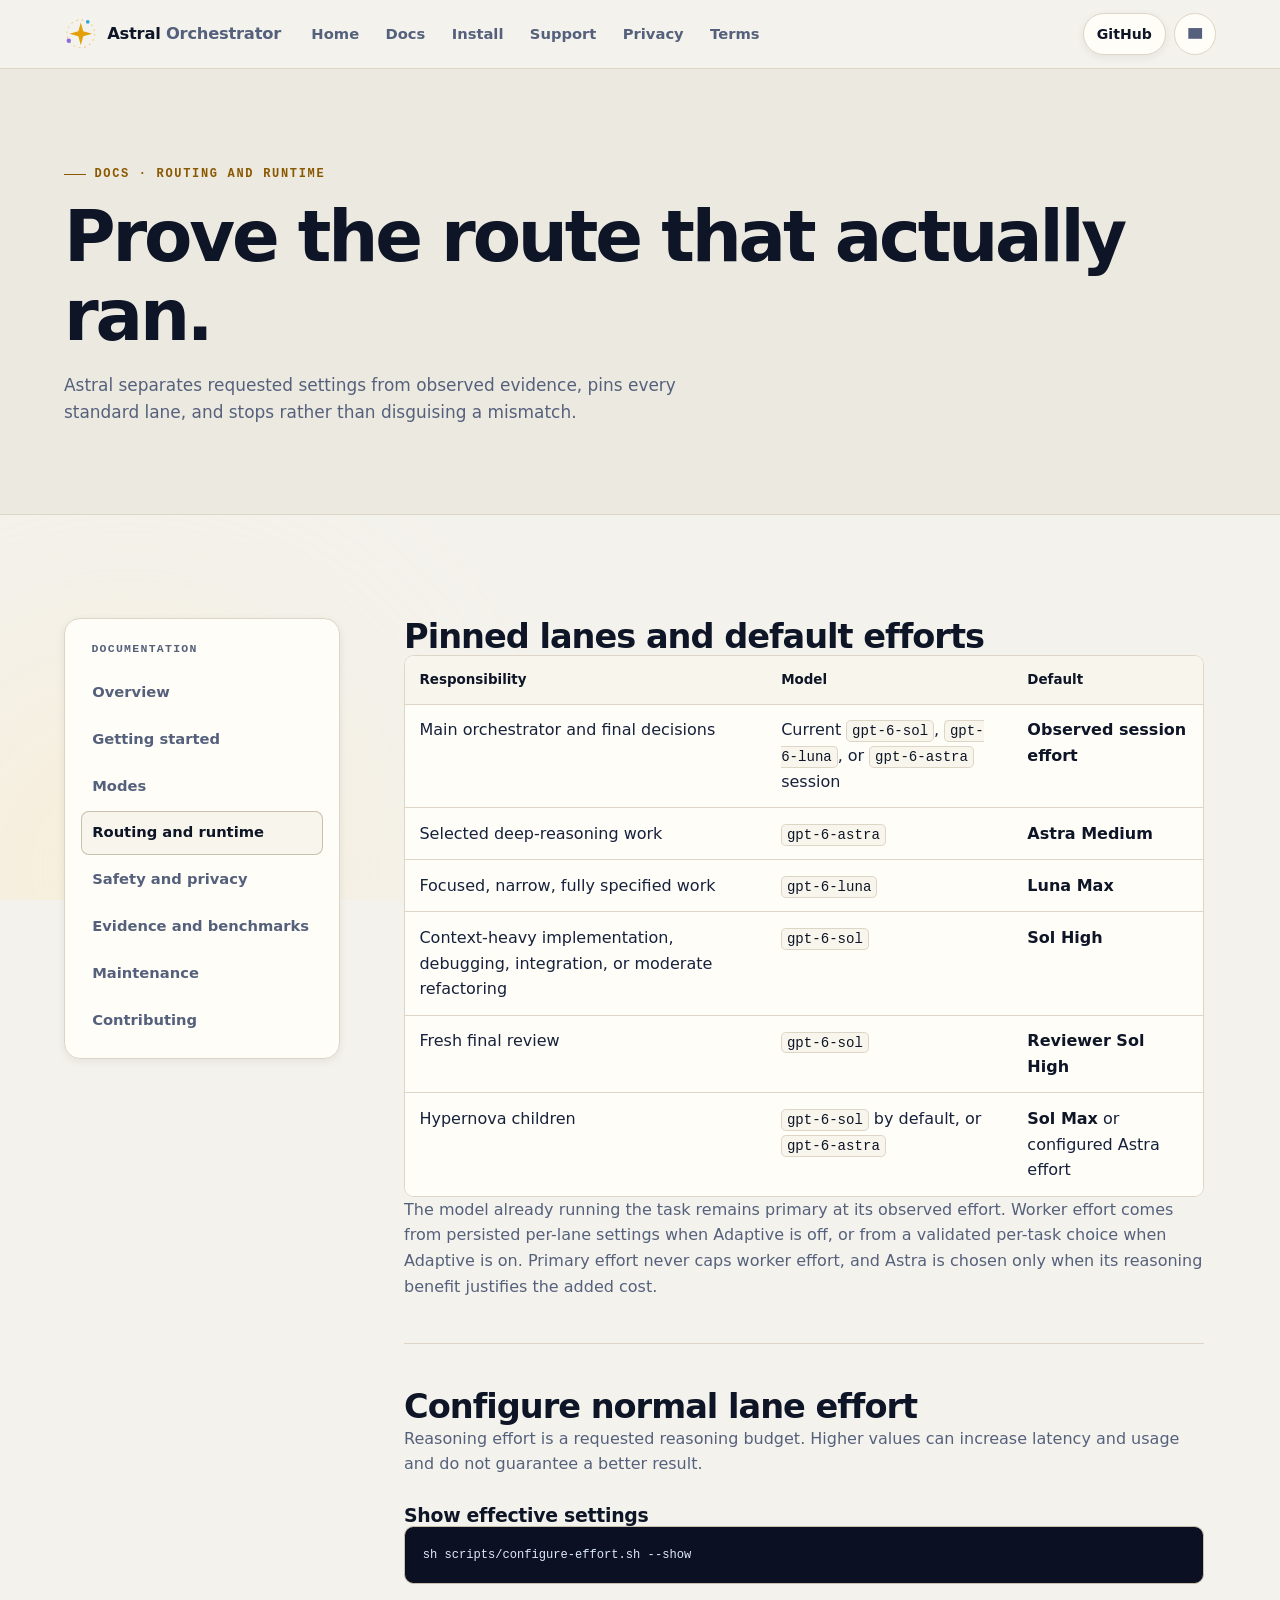
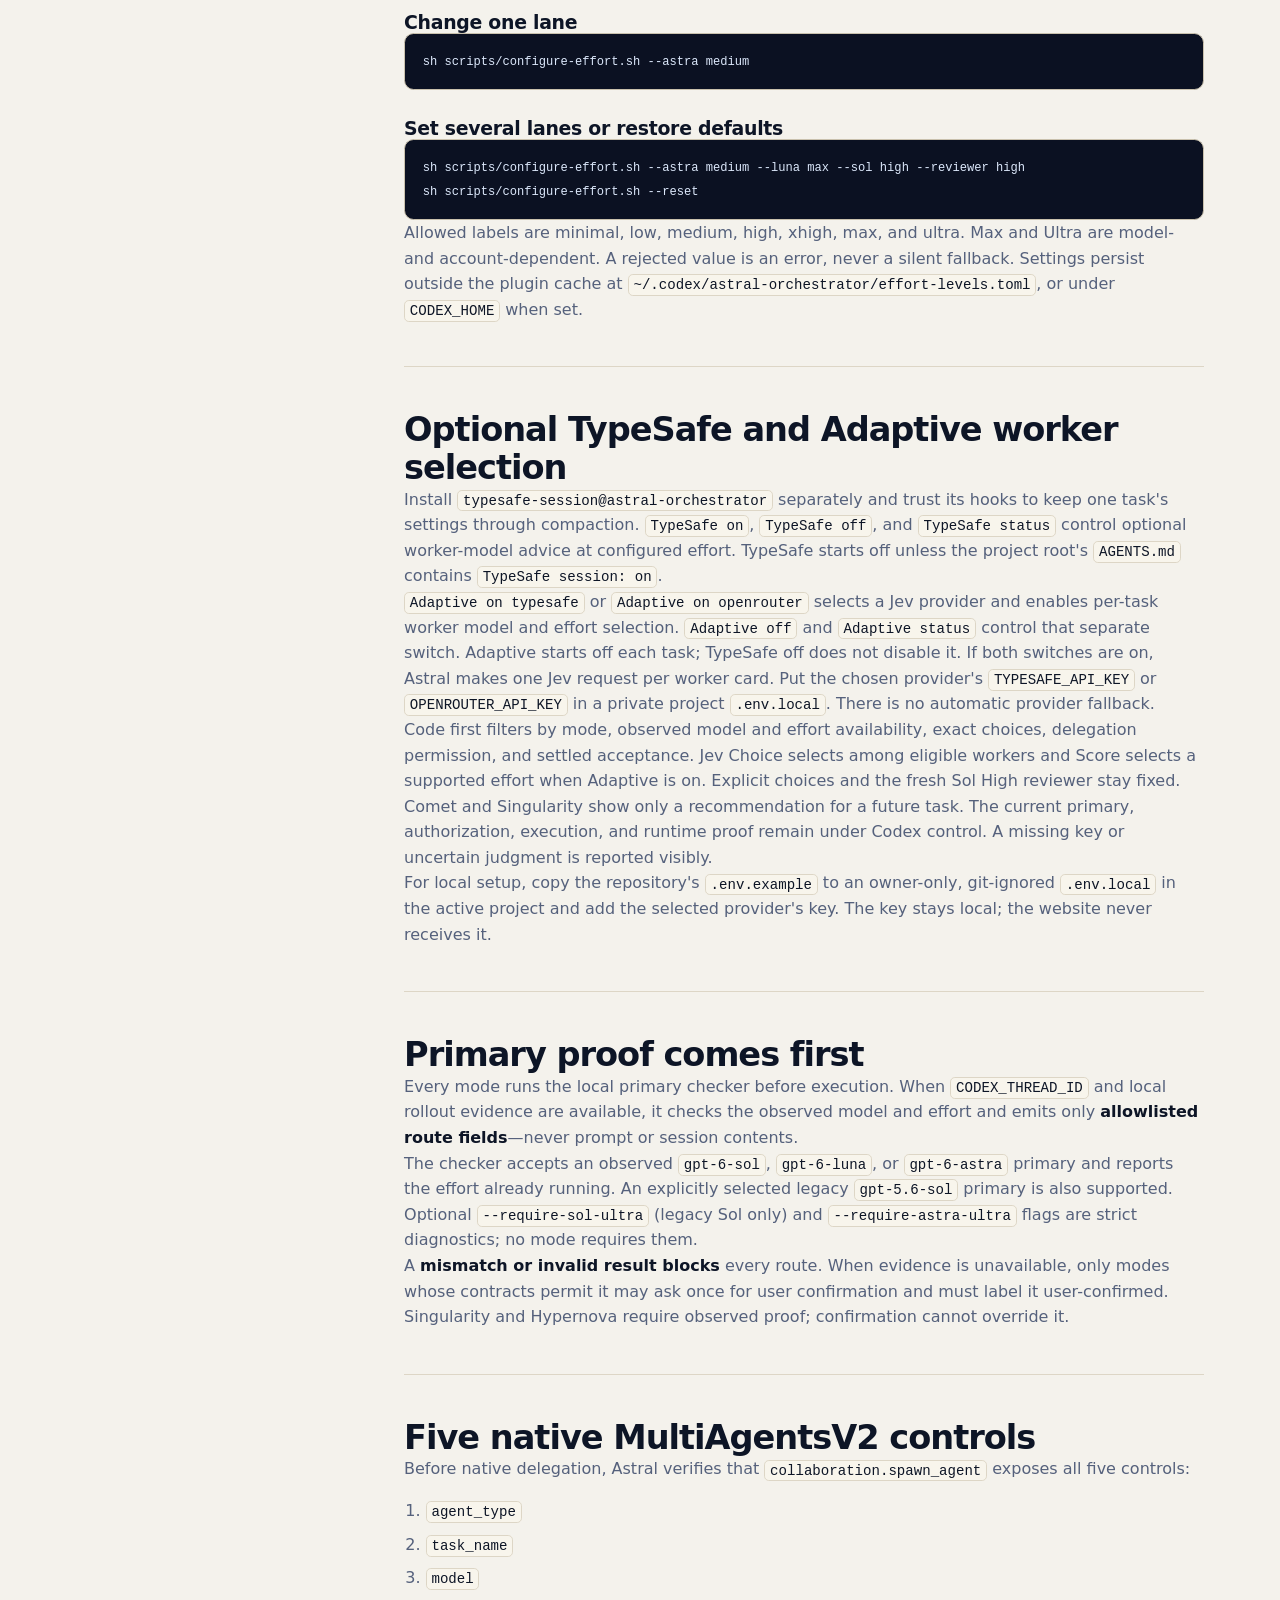
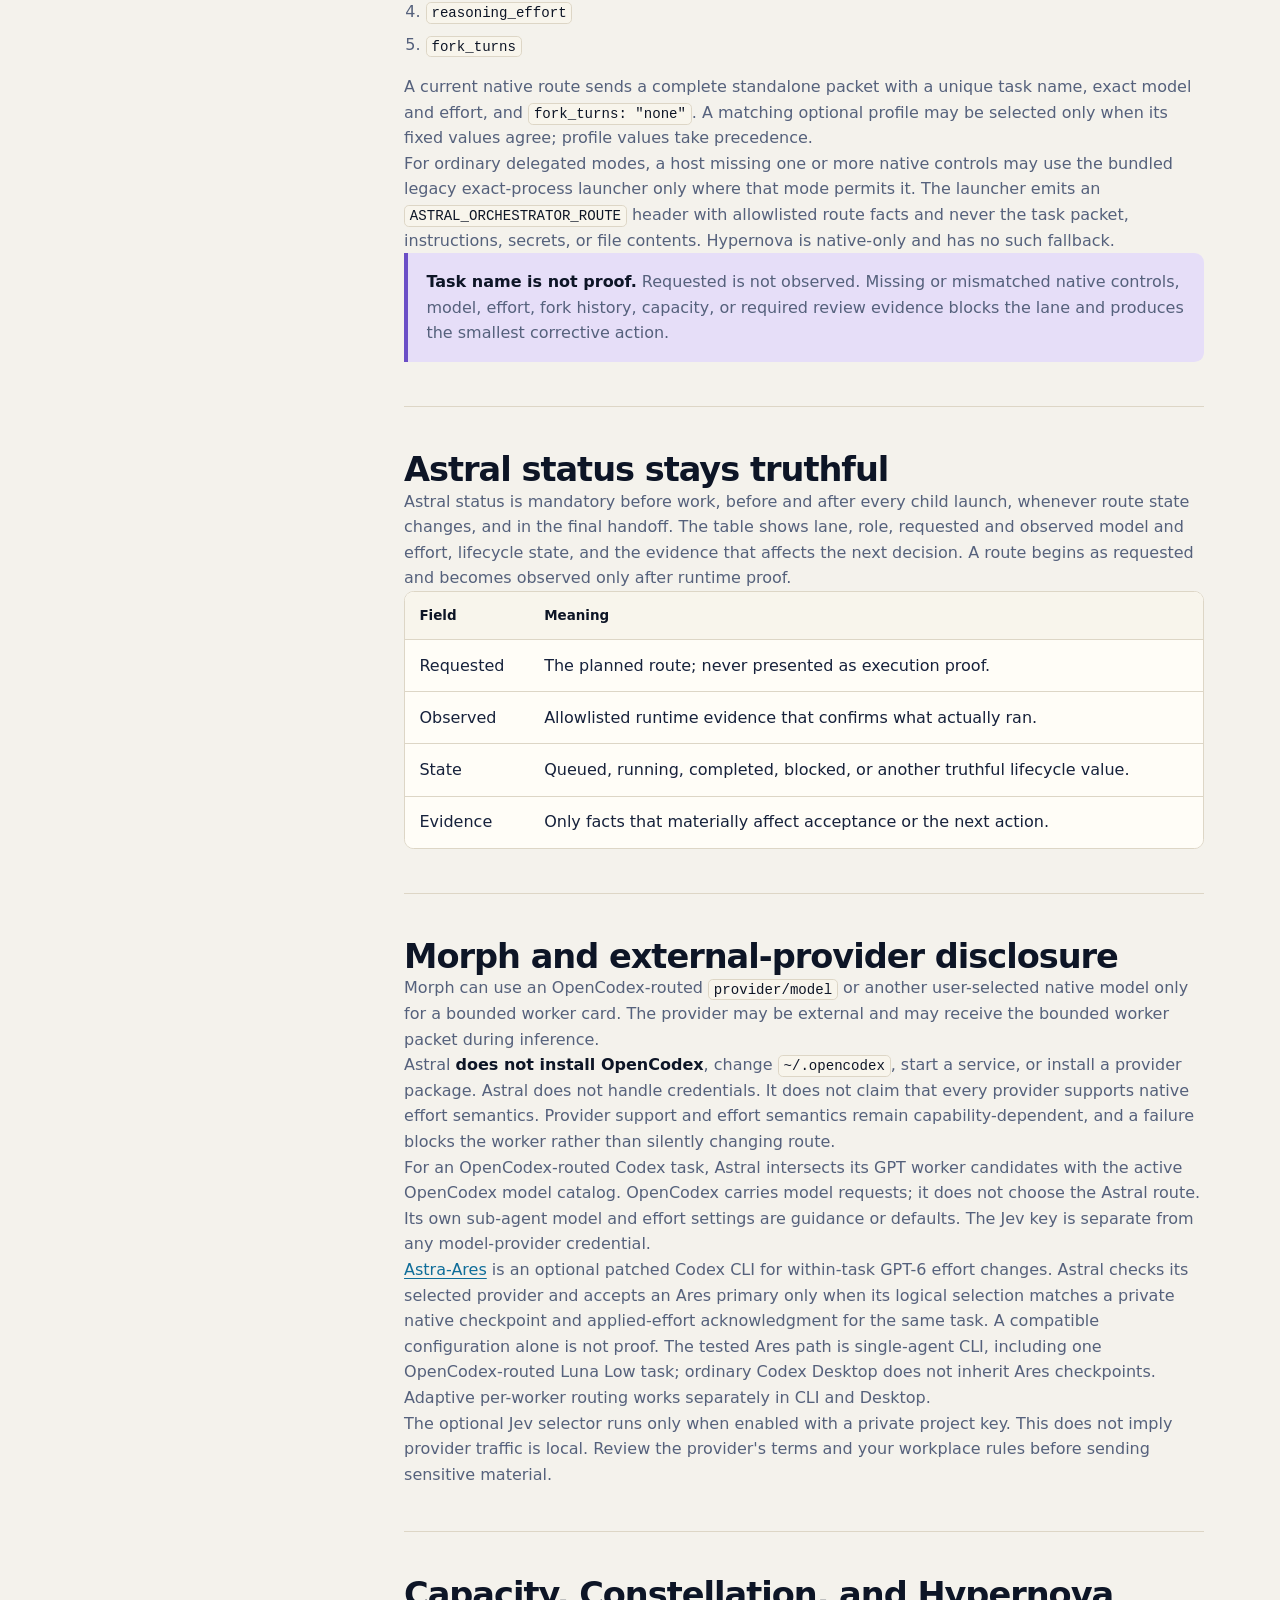
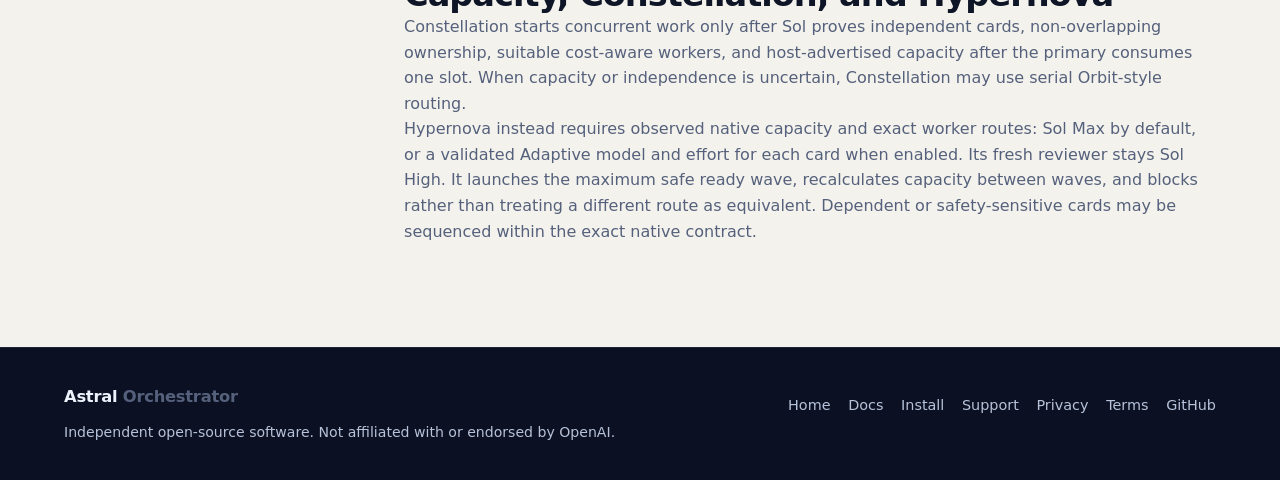
<file: website/docs/routing/index.html>
<!doctype html>
<html lang="en">
  <head>
    <meta charset="utf-8"><meta name="viewport" content="width=device-width, initial-scale=1"><meta name="description" content="Astral Orchestrator model routing, effort settings, native controls, route evidence, capacity, and provider boundaries."><meta name="theme-color" content="#f4f2ec">
    <title>Routing and runtime · Astral Orchestrator docs</title>
    <link rel="icon" type="image/png" href="../../assets/astral-orchestrator-favicon-32.png"><link rel="apple-touch-icon" href="../../assets/astral-orchestrator-touch-icon.png"><link rel="stylesheet" href="../../assets/site.css"><script src="../../assets/site.js"></script>
  </head>
  <body>
    <div class="ambient" aria-hidden="true"></div><a class="skip-link" href="#main-content">Skip to content</a>
    <header class="site-header"><div class="shell header-inner">
      <a class="brand" href="../../" aria-label="Astral Orchestrator home"><svg class="brand-mark" viewBox="0 0 40 40" aria-hidden="true"><circle cx="20" cy="20" r="16.5" fill="none" stroke="currentColor" stroke-opacity="0.35" stroke-width="1.4" stroke-dasharray="2.5 4"></circle><path d="M20 6.5 L22.9 17.1 L33.5 20 L22.9 22.9 L20 33.5 L17.1 22.9 L6.5 20 L17.1 17.1 Z"></path><circle cx="28.3" cy="5.7" r="2.2" fill="#2ea6dc"></circle><circle cx="5.7" cy="28.3" r="2.6" fill="#8a6cdb"></circle></svg><span class="brand-word">Astral <em>Orchestrator</em></span></a>
      <nav class="site-nav" aria-label="Primary navigation"><ul><li><a href="../../">Home</a></li><li><a href="../">Docs</a></li><li><a href="../../install/">Install</a></li><li><a href="../../support/">Support</a></li><li><a href="../../privacy/">Privacy</a></li><li><a href="../../terms/">Terms</a></li></ul></nav>
      <div class="header-actions"><a class="star-button" href="https://github.com/Demonbane18/astral-orchestrator" target="_blank" rel="noopener" aria-label="Open Astral Orchestrator on GitHub in a new tab"><span class="star-button-part">GitHub</span></a><button class="theme-toggle" type="button" data-theme-toggle data-choice="system" aria-label="Theme: system. Activate for light theme."><svg data-theme-icon="light" viewBox="0 0 24 24" aria-hidden="true"><circle cx="12" cy="12" r="5"></circle></svg><svg data-theme-icon="dark" viewBox="0 0 24 24" aria-hidden="true"><path d="M21 12.8A9 9 0 1 1 11.2 3 7 7 0 0 0 21 12.8Z"></path></svg><svg data-theme-icon="system" viewBox="0 0 24 24" aria-hidden="true"><path d="M3 4h18v14H3z"></path></svg></button></div>
    </div></header>
    <main id="main-content">
      <header class="page-header docs-page-header"><div class="shell"><p class="eyebrow">Docs · Routing and runtime</p><h1>Prove the route that actually ran.</h1><p class="page-lede">Astral separates requested settings from observed evidence, pins every standard lane, and stops rather than disguising a mismatch.</p></div></header>
      <section class="section"><div class="shell docs-layout">
        <nav class="docs-nav" aria-label="Documentation"><p class="docs-nav-label">Documentation</p><ul><li><a href="../">Overview</a></li><li><a href="../getting-started/">Getting started</a></li><li><a href="../modes/">Modes</a></li><li><a href="./" aria-current="page">Routing and runtime</a></li><li><a href="../safety/">Safety and privacy</a></li><li><a href="../evidence/">Evidence and benchmarks</a></li><li><a href="../maintenance/">Maintenance</a></li><li><a href="../contributing/">Contributing</a></li></ul></nav>
        <article class="doc-content">
          <section aria-labelledby="lane-map">
            <h2 id="lane-map">Pinned lanes and default efforts</h2>
            <div class="table-scroll"><table><thead><tr><th scope="col">Responsibility</th><th scope="col">Model</th><th scope="col">Default</th></tr></thead><tbody>
              <tr><td>Main orchestrator and final decisions</td><td>Current <code>gpt-6-sol</code>, <code>gpt-6-luna</code>, or <code>gpt-6-astra</code> session</td><td><strong>Observed session effort</strong></td></tr>
              <tr><td>Selected deep-reasoning work</td><td><code>gpt-6-astra</code></td><td><strong>Astra Medium</strong></td></tr>
              <tr><td>Focused, narrow, fully specified work</td><td><code>gpt-6-luna</code></td><td><strong>Luna Max</strong></td></tr>
              <tr><td>Context-heavy implementation, debugging, integration, or moderate refactoring</td><td><code>gpt-6-sol</code></td><td><strong>Sol High</strong></td></tr>
              <tr><td>Fresh final review</td><td><code>gpt-6-sol</code></td><td><strong>Reviewer Sol High</strong></td></tr>
              <tr><td>Hypernova children</td><td><code>gpt-6-sol</code> by default, or <code>gpt-6-astra</code></td><td><strong>Sol Max</strong> or configured Astra effort</td></tr>
            </tbody></table></div>
            <p>The model already running the task remains primary at its observed effort. Worker effort comes from persisted per-lane settings when Adaptive is off, or from a validated per-task choice when Adaptive is on. Primary effort never caps worker effort, and Astra is chosen only when its reasoning benefit justifies the added cost.</p>
          </section>

          <section aria-labelledby="effort-settings">
            <h2 id="effort-settings">Configure normal lane effort</h2>
            <p>Reasoning effort is a requested reasoning budget. Higher values can increase latency and usage and do not guarantee a better result.</p>
            <h3>Show effective settings</h3><pre><code>sh scripts/configure-effort.sh --show</code></pre>
            <h3>Change one lane</h3><pre><code>sh scripts/configure-effort.sh --astra medium</code></pre>
            <h3>Set several lanes or restore defaults</h3><pre><code>sh scripts/configure-effort.sh --astra medium --luna max --sol high --reviewer high
sh scripts/configure-effort.sh --reset</code></pre>
            <p>Allowed labels are minimal, low, medium, high, xhigh, max, and ultra. Max and Ultra are model- and account-dependent. A rejected value is an error, never a silent fallback. Settings persist outside the plugin cache at <code>~/.codex/astral-orchestrator/effort-levels.toml</code>, or under <code>CODEX_HOME</code> when set.</p>
          </section>

          <section aria-labelledby="typesafe-routing">
            <h2 id="typesafe-routing">Optional TypeSafe and Adaptive worker selection</h2>
            <p>Install <code>typesafe-session@astral-orchestrator</code> separately and trust its hooks to keep one task's settings through compaction. <code>TypeSafe on</code>, <code>TypeSafe off</code>, and <code>TypeSafe status</code> control optional worker-model advice at configured effort. TypeSafe starts off unless the project root's <code>AGENTS.md</code> contains <code>TypeSafe session: on</code>.</p>
            <p><code>Adaptive on typesafe</code> or <code>Adaptive on openrouter</code> selects a Jev provider and enables per-task worker model and effort selection. <code>Adaptive off</code> and <code>Adaptive status</code> control that separate switch. Adaptive starts off each task; TypeSafe off does not disable it. If both switches are on, Astral makes one Jev request per worker card. Put the chosen provider's <code>TYPESAFE_API_KEY</code> or <code>OPENROUTER_API_KEY</code> in a private project <code>.env.local</code>. There is no automatic provider fallback.</p>
            <p>Code first filters by mode, observed model and effort availability, exact choices, delegation permission, and settled acceptance. Jev Choice selects among eligible workers and Score selects a supported effort when Adaptive is on. Explicit choices and the fresh Sol High reviewer stay fixed. Comet and Singularity show only a recommendation for a future task. The current primary, authorization, execution, and runtime proof remain under Codex control. A missing key or uncertain judgment is reported visibly.</p>
            <p>For local setup, copy the repository's <code>.env.example</code> to an owner-only, git-ignored <code>.env.local</code> in the active project and add the selected provider's key. The key stays local; the website never receives it.</p>
          </section>

          <section aria-labelledby="primary-proof">
            <h2 id="primary-proof">Primary proof comes first</h2>
            <p>Every mode runs the local primary checker before execution. When <code>CODEX_THREAD_ID</code> and local rollout evidence are available, it checks the observed model and effort and emits only <strong>allowlisted route fields</strong>—never prompt or session contents.</p>
            <p>The checker accepts an observed <code>gpt-6-sol</code>, <code>gpt-6-luna</code>, or <code>gpt-6-astra</code> primary and reports the effort already running. An explicitly selected legacy <code>gpt-5.6-sol</code> primary is also supported. Optional <code>--require-sol-ultra</code> (legacy Sol only) and <code>--require-astra-ultra</code> flags are strict diagnostics; no mode requires them.</p>
            <p>A <strong>mismatch or invalid result blocks</strong> every route. When evidence is unavailable, only modes whose contracts permit it may ask once for user confirmation and must label it user-confirmed. Singularity and Hypernova require observed proof; confirmation cannot override it.</p>
          </section>

          <section aria-labelledby="native-controls">
            <h2 id="native-controls">Five native MultiAgentsV2 controls</h2>
            <p>Before native delegation, Astral verifies that <code>collaboration.spawn_agent</code> exposes all five controls:</p>
            <ol><li><code>agent_type</code></li><li><code>task_name</code></li><li><code>model</code></li><li><code>reasoning_effort</code></li><li><code>fork_turns</code></li></ol>
            <p>A current native route sends a complete standalone packet with a unique task name, exact model and effort, and <code>fork_turns: "none"</code>. A matching optional profile may be selected only when its fixed values agree; profile values take precedence.</p>
            <p>For ordinary delegated modes, a host missing one or more native controls may use the bundled legacy exact-process launcher only where that mode permits it. The launcher emits an <code>ASTRAL_ORCHESTRATOR_ROUTE</code> header with allowlisted route facts and never the task packet, instructions, secrets, or file contents. Hypernova is native-only and has no such fallback.</p>
            <p class="doc-callout--important doc-callout"><strong>Task name is not proof.</strong> Requested is not observed. Missing or mismatched native controls, model, effort, fork history, capacity, or required review evidence blocks the lane and produces the smallest corrective action.</p>
          </section>

          <section aria-labelledby="status-truth">
            <h2 id="status-truth">Astral status stays truthful</h2>
            <p>Astral status is mandatory before work, before and after every child launch, whenever route state changes, and in the final handoff. The table shows lane, role, requested and observed model and effort, lifecycle state, and the evidence that affects the next decision. A route begins as requested and becomes observed only after runtime proof.</p>
            <div class="table-scroll"><table><thead><tr><th scope="col">Field</th><th scope="col">Meaning</th></tr></thead><tbody><tr><td>Requested</td><td>The planned route; never presented as execution proof.</td></tr><tr><td>Observed</td><td>Allowlisted runtime evidence that confirms what actually ran.</td></tr><tr><td>State</td><td>Queued, running, completed, blocked, or another truthful lifecycle value.</td></tr><tr><td>Evidence</td><td>Only facts that materially affect acceptance or the next action.</td></tr></tbody></table></div>
          </section>

          <section aria-labelledby="morph-provider">
            <h2 id="morph-provider">Morph and external-provider disclosure</h2>
            <p>Morph can use an OpenCodex-routed <code>provider/model</code> or another user-selected native model only for a bounded worker card. The provider may be external and may receive the bounded worker packet during inference.</p>
            <p>Astral <strong>does not install OpenCodex</strong>, change <code>~/.opencodex</code>, start a service, or install a provider package. Astral does not handle credentials. It does not claim that every provider supports native effort semantics. Provider support and effort semantics remain capability-dependent, and a failure blocks the worker rather than silently changing route.</p>
            <p>For an OpenCodex-routed Codex task, Astral intersects its GPT worker candidates with the active OpenCodex model catalog. OpenCodex carries model requests; it does not choose the Astral route. Its own sub-agent model and effort settings are guidance or defaults. The Jev key is separate from any model-provider credential.</p>
            <p><a href="https://github.com/miuuyy/Astra-Ares">Astra-Ares</a> is an optional patched Codex CLI for within-task GPT-6 effort changes. Astral checks its selected provider and accepts an Ares primary only when its logical selection matches a private native checkpoint and applied-effort acknowledgment for the same task. A compatible configuration alone is not proof. The tested Ares path is single-agent CLI, including one OpenCodex-routed Luna Low task; ordinary Codex Desktop does not inherit Ares checkpoints. Adaptive per-worker routing works separately in CLI and Desktop.</p>
            <p>The optional Jev selector runs only when enabled with a private project key. This does not imply provider traffic is local. Review the provider's terms and your workplace rules before sending sensitive material.</p>
          </section>

          <section aria-labelledby="capacity-routing">
            <h2 id="capacity-routing">Capacity, Constellation, and Hypernova</h2>
            <p>Constellation starts concurrent work only after Sol proves independent cards, non-overlapping ownership, suitable cost-aware workers, and host-advertised capacity after the primary consumes one slot. When capacity or independence is uncertain, Constellation may use serial Orbit-style routing.</p>
            <p>Hypernova instead requires observed native capacity and exact worker routes: Sol Max by default, or a validated Adaptive model and effort for each card when enabled. Its fresh reviewer stays Sol High. It launches the maximum safe ready wave, recalculates capacity between waves, and blocks rather than treating a different route as equivalent. Dependent or safety-sensitive cards may be sequenced within the exact native contract.</p>
          </section>
        </article>
      </div></section>
    </main>
    <footer class="site-footer"><div class="shell footer-inner"><div><a class="brand" href="../../"><span class="brand-word">Astral <em>Orchestrator</em></span></a><p class="footer-note">Independent open-source software. Not affiliated with or endorsed by OpenAI.</p></div><nav aria-label="Footer navigation"><ul class="footer-links"><li><a href="../../">Home</a></li><li><a href="../">Docs</a></li><li><a href="../../install/">Install</a></li><li><a href="../../support/">Support</a></li><li><a href="../../privacy/">Privacy</a></li><li><a href="../../terms/">Terms</a></li><li><a href="https://github.com/Demonbane18/astral-orchestrator">GitHub</a></li></ul></nav></div></footer>
  </body>
</html>
</file>
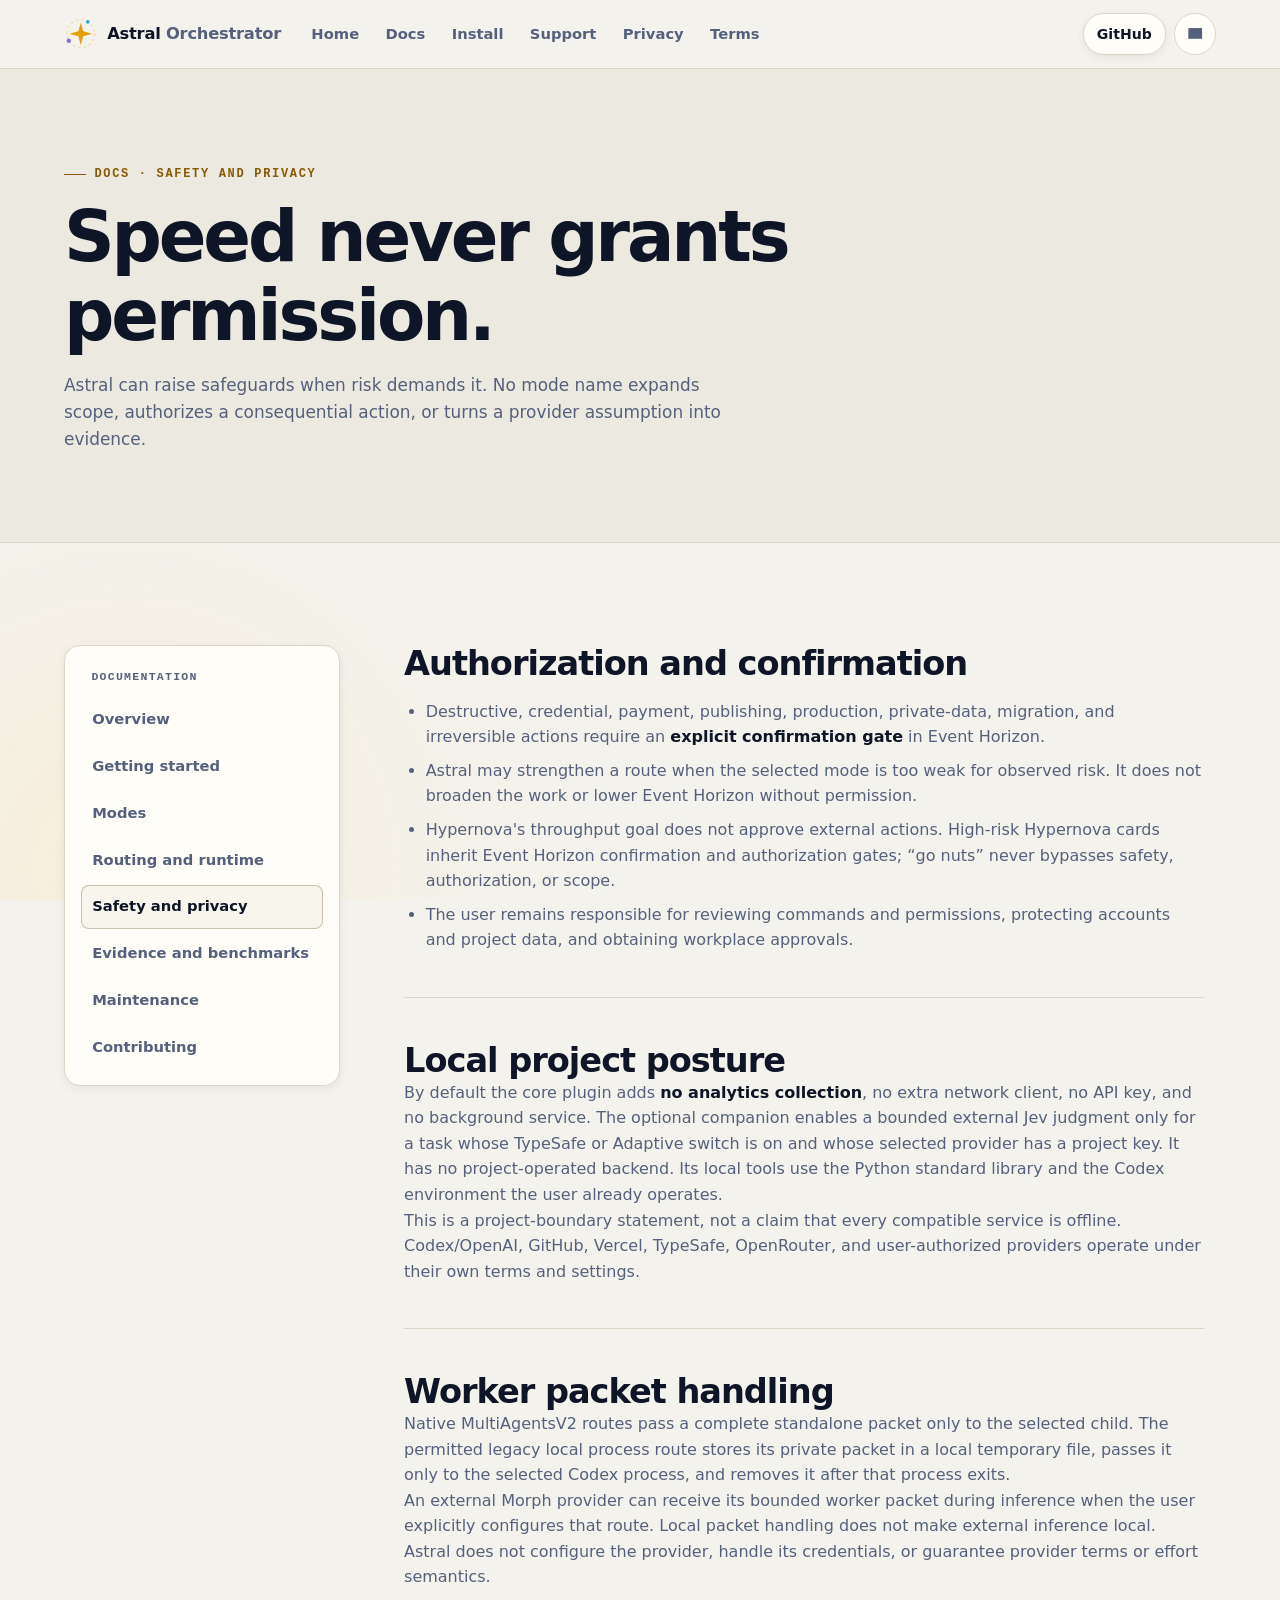
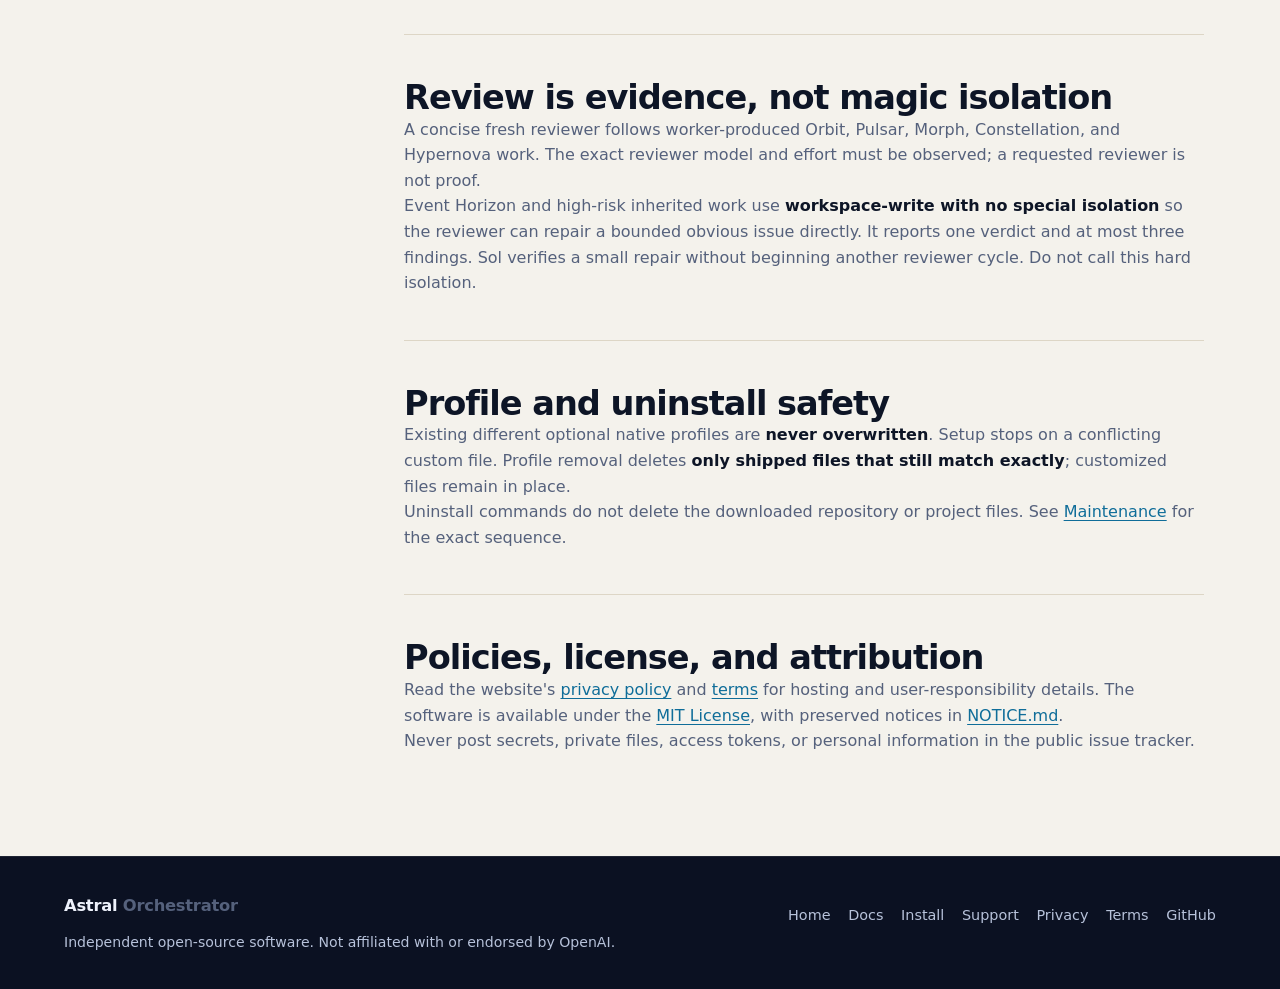
<file: website/docs/safety/index.html>
<!doctype html>
<html lang="en">
  <head>
    <meta charset="utf-8"><meta name="viewport" content="width=device-width, initial-scale=1"><meta name="description" content="Astral Orchestrator safety, confirmation, packet handling, privacy, review, and user-responsibility boundaries."><meta name="theme-color" content="#f4f2ec"><title>Safety and privacy · Astral Orchestrator docs</title>
    <link rel="icon" type="image/png" href="../../assets/astral-orchestrator-favicon-32.png"><link rel="apple-touch-icon" href="../../assets/astral-orchestrator-touch-icon.png"><link rel="stylesheet" href="../../assets/site.css"><script src="../../assets/site.js"></script>
  </head>
  <body><div class="ambient" aria-hidden="true"></div><a class="skip-link" href="#main-content">Skip to content</a>
    <header class="site-header"><div class="shell header-inner"><a class="brand" href="../../" aria-label="Astral Orchestrator home"><svg class="brand-mark" viewBox="0 0 40 40" aria-hidden="true"><circle cx="20" cy="20" r="16.5" fill="none" stroke="currentColor" stroke-opacity="0.35" stroke-width="1.4" stroke-dasharray="2.5 4"></circle><path d="M20 6.5 L22.9 17.1 L33.5 20 L22.9 22.9 L20 33.5 L17.1 22.9 L6.5 20 L17.1 17.1 Z"></path><circle cx="28.3" cy="5.7" r="2.2" fill="#2ea6dc"></circle><circle cx="5.7" cy="28.3" r="2.6" fill="#8a6cdb"></circle></svg><span class="brand-word">Astral <em>Orchestrator</em></span></a><nav class="site-nav" aria-label="Primary navigation"><ul><li><a href="../../">Home</a></li><li><a href="../">Docs</a></li><li><a href="../../install/">Install</a></li><li><a href="../../support/">Support</a></li><li><a href="../../privacy/">Privacy</a></li><li><a href="../../terms/">Terms</a></li></ul></nav><div class="header-actions"><a class="star-button" href="https://github.com/Demonbane18/astral-orchestrator" target="_blank" rel="noopener" aria-label="Open Astral Orchestrator on GitHub in a new tab"><span class="star-button-part">GitHub</span></a><button class="theme-toggle" type="button" data-theme-toggle data-choice="system" aria-label="Theme: system. Activate for light theme."><svg data-theme-icon="light" viewBox="0 0 24 24" aria-hidden="true"><circle cx="12" cy="12" r="5"></circle></svg><svg data-theme-icon="dark" viewBox="0 0 24 24" aria-hidden="true"><path d="M21 12.8A9 9 0 1 1 11.2 3 7 7 0 0 0 21 12.8Z"></path></svg><svg data-theme-icon="system" viewBox="0 0 24 24" aria-hidden="true"><path d="M3 4h18v14H3z"></path></svg></button></div></div></header>
    <main id="main-content"><header class="page-header docs-page-header"><div class="shell"><p class="eyebrow">Docs · Safety and privacy</p><h1>Speed never grants permission.</h1><p class="page-lede">Astral can raise safeguards when risk demands it. No mode name expands scope, authorizes a consequential action, or turns a provider assumption into evidence.</p></div></header>
      <section class="section"><div class="shell docs-layout"><nav class="docs-nav" aria-label="Documentation"><p class="docs-nav-label">Documentation</p><ul><li><a href="../">Overview</a></li><li><a href="../getting-started/">Getting started</a></li><li><a href="../modes/">Modes</a></li><li><a href="../routing/">Routing and runtime</a></li><li><a href="./" aria-current="page">Safety and privacy</a></li><li><a href="../evidence/">Evidence and benchmarks</a></li><li><a href="../maintenance/">Maintenance</a></li><li><a href="../contributing/">Contributing</a></li></ul></nav>
        <article class="doc-content">
          <section aria-labelledby="authorization"><h2 id="authorization">Authorization and confirmation</h2><ul><li>Destructive, credential, payment, publishing, production, private-data, migration, and irreversible actions require an <strong>explicit confirmation gate</strong> in Event Horizon.</li><li>Astral may strengthen a route when the selected mode is too weak for observed risk. It does not broaden the work or lower Event Horizon without permission.</li><li>Hypernova's throughput goal does not approve external actions. High-risk Hypernova cards inherit Event Horizon confirmation and authorization gates; “go nuts” never bypasses safety, authorization, or scope.</li><li>The user remains responsible for reviewing commands and permissions, protecting accounts and project data, and obtaining workplace approvals.</li></ul></section>
          <section aria-labelledby="local-posture"><h2 id="local-posture">Local project posture</h2><p>By default the core plugin adds <strong>no analytics collection</strong>, no extra network client, no API key, and no background service. The optional companion enables a bounded external Jev judgment only for a task whose TypeSafe or Adaptive switch is on and whose selected provider has a project key. It has no project-operated backend. Its local tools use the Python standard library and the Codex environment the user already operates.</p><p>This is a project-boundary statement, not a claim that every compatible service is offline. Codex/OpenAI, GitHub, Vercel, TypeSafe, OpenRouter, and user-authorized providers operate under their own terms and settings.</p></section>
          <section aria-labelledby="packet-handling"><h2 id="packet-handling">Worker packet handling</h2><p>Native MultiAgentsV2 routes pass a complete standalone packet only to the selected child. The permitted legacy local process route stores its private packet in a local temporary file, passes it only to the selected Codex process, and removes it after that process exits.</p><p>An external Morph provider can receive its bounded worker packet during inference when the user explicitly configures that route. Local packet handling does not make external inference local. Astral does not configure the provider, handle its credentials, or guarantee provider terms or effort semantics.</p></section>
          <section aria-labelledby="review-boundaries"><h2 id="review-boundaries">Review is evidence, not magic isolation</h2><p>A concise fresh reviewer follows worker-produced Orbit, Pulsar, Morph, Constellation, and Hypernova work. The exact reviewer model and effort must be observed; a requested reviewer is not proof.</p><p>Event Horizon and high-risk inherited work use <strong>workspace-write with no special isolation</strong> so the reviewer can repair a bounded obvious issue directly. It reports one verdict and at most three findings. Sol verifies a small repair without beginning another reviewer cycle. Do not call this hard isolation.</p></section>
          <section aria-labelledby="profile-safety"><h2 id="profile-safety">Profile and uninstall safety</h2><p>Existing different optional native profiles are <strong>never overwritten</strong>. Setup stops on a conflicting custom file. Profile removal deletes <strong>only shipped files that still match exactly</strong>; customized files remain in place.</p><p>Uninstall commands do not delete the downloaded repository or project files. See <a href="../maintenance/#uninstall">Maintenance</a> for the exact sequence.</p></section>
          <section aria-labelledby="policies"><h2 id="policies">Policies, license, and attribution</h2><p>Read the website's <a href="../../privacy/">privacy policy</a> and <a href="../../terms/">terms</a> for hosting and user-responsibility details. The software is available under the <a href="https://github.com/Demonbane18/astral-orchestrator/blob/main/LICENSE">MIT License</a>, with preserved notices in <a href="https://github.com/Demonbane18/astral-orchestrator/blob/main/NOTICE.md">NOTICE.md</a>.</p><p>Never post secrets, private files, access tokens, or personal information in the public issue tracker.</p></section>
        </article>
      </div></section>
    </main>
    <footer class="site-footer"><div class="shell footer-inner"><div><a class="brand" href="../../"><span class="brand-word">Astral <em>Orchestrator</em></span></a><p class="footer-note">Independent open-source software. Not affiliated with or endorsed by OpenAI.</p></div><nav aria-label="Footer navigation"><ul class="footer-links"><li><a href="../../">Home</a></li><li><a href="../">Docs</a></li><li><a href="../../install/">Install</a></li><li><a href="../../support/">Support</a></li><li><a href="../../privacy/">Privacy</a></li><li><a href="../../terms/">Terms</a></li><li><a href="https://github.com/Demonbane18/astral-orchestrator">GitHub</a></li></ul></nav></div></footer>
  </body>
</html>
</file>
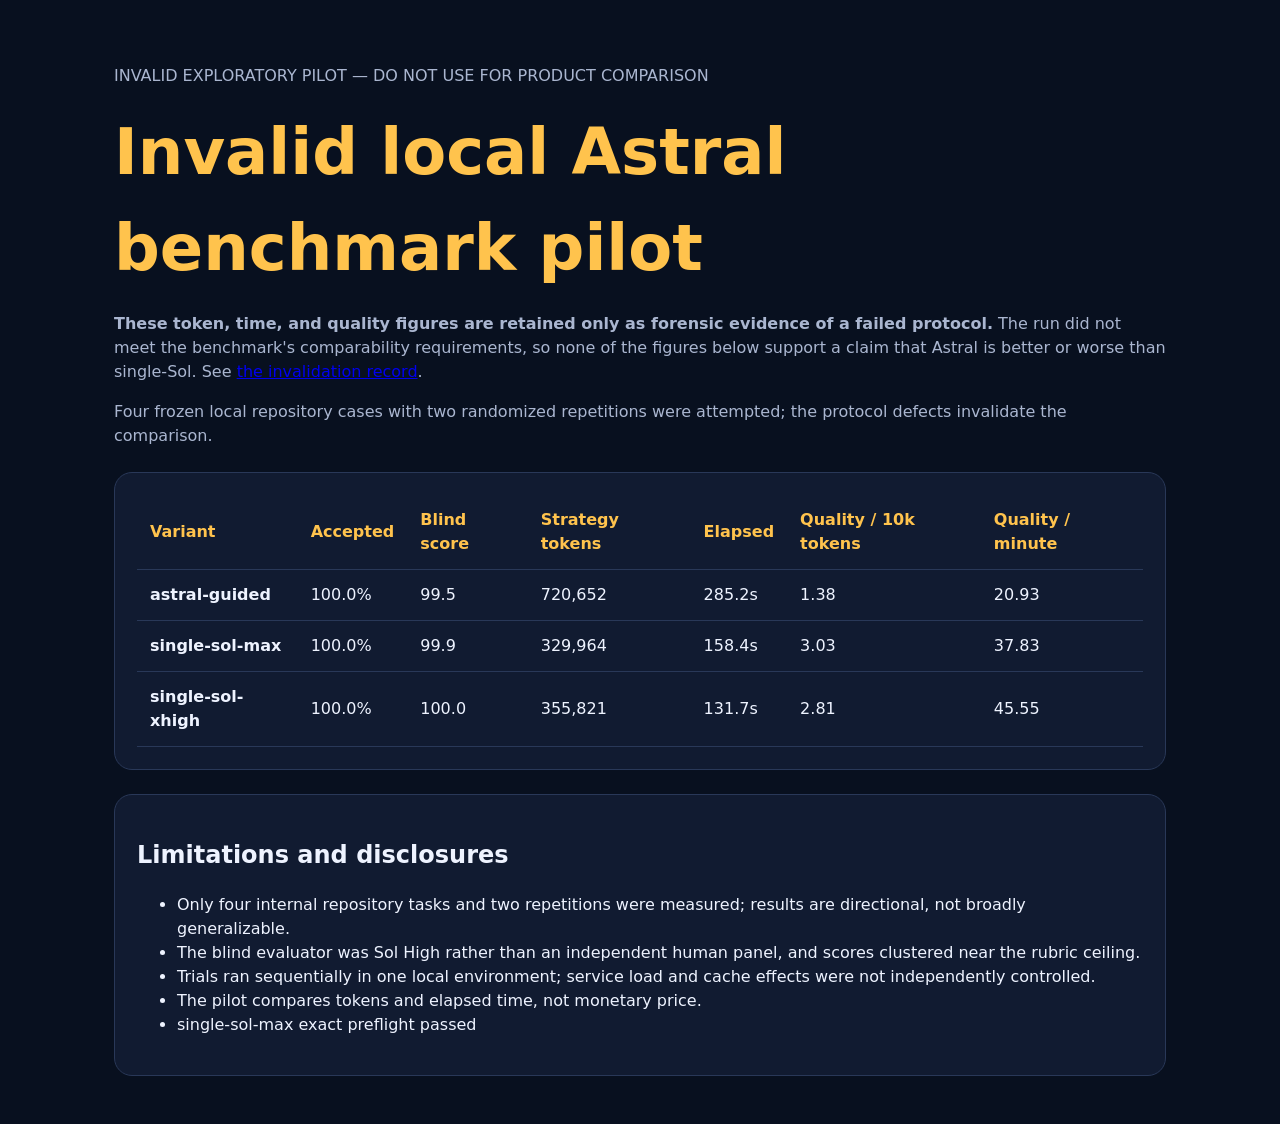
<file: benchmarks/results/2026-08-04-invalid-pilot/preview.html>
<!doctype html><html lang="en"><head><meta charset="utf-8">
<meta name="viewport" content="width=device-width,initial-scale=1"><title>Local Astral benchmark pilot</title>
<style>:root{--bg:#08101f;--panel:#111b31;--text:#eef3ff;--muted:#aab6d0;--accent:#ffc34d}*{box-sizing:border-box}body{margin:0;background:var(--bg);color:var(--text);font:16px/1.5 system-ui,sans-serif}main{max-width:1100px;margin:auto;padding:48px 24px}h1{font-size:clamp(2rem,5vw,4rem);margin:.2em 0;color:var(--accent)}p{color:var(--muted)}section{background:var(--panel);border:1px solid #293858;border-radius:18px;padding:22px;margin-top:24px;overflow:auto}table{border-collapse:collapse;width:100%;min-width:760px}th,td{padding:13px;text-align:left;border-bottom:1px solid #293858}thead th{color:var(--accent)}code{color:#9ee6ff}</style></head>
<body><main><p>INVALID EXPLORATORY PILOT — DO NOT USE FOR PRODUCT COMPARISON</p><h1>Invalid local Astral benchmark pilot</h1><p><strong>These token, time, and quality figures are retained only as forensic evidence of a failed protocol.</strong> The run did not meet the benchmark's comparability requirements, so none of the figures below support a claim that Astral is better or worse than single-Sol. See <a href="INVALID.md">the invalidation record</a>.</p><p>Four frozen local repository cases with two randomized repetitions were attempted; the protocol defects invalidate the comparison.</p>
<section><table><thead><tr><th>Variant</th><th>Accepted</th><th>Blind score</th><th>Strategy tokens</th><th>Elapsed</th><th>Quality / 10k tokens</th><th>Quality / minute</th></tr></thead><tbody><tr><th>astral-guided</th><td>100.0%</td><td>99.5</td><td>720,652</td><td>285.2s</td><td>1.38</td><td>20.93</td></tr><tr><th>single-sol-max</th><td>100.0%</td><td>99.9</td><td>329,964</td><td>158.4s</td><td>3.03</td><td>37.83</td></tr><tr><th>single-sol-xhigh</th><td>100.0%</td><td>100.0</td><td>355,821</td><td>131.7s</td><td>2.81</td><td>45.55</td></tr></tbody></table></section>
<section><h2>Limitations and disclosures</h2><ul><li>Only four internal repository tasks and two repetitions were measured; results are directional, not broadly generalizable.</li><li>The blind evaluator was Sol High rather than an independent human panel, and scores clustered near the rubric ceiling.</li><li>Trials ran sequentially in one local environment; service load and cache effects were not independently controlled.</li><li>The pilot compares tokens and elapsed time, not monetary price.</li><li>single-sol-max exact preflight passed</li></ul></section></main></body></html>
</file>
<file: website/assets/site.css>
/* ============================================================
   Astral Orchestrator · celestial design system
   Light "day" theme by default; dark "night" via [data-theme="dark"].
   The resolved theme is set by site.js before first paint.
   ============================================================ */

:root {
  color-scheme: light;

  --bg: #f4f2ec;
  --bg-soft: #ece9e0;
  --surface: #fffdf7;
  --surface-2: #f8f5ec;
  --glass: rgb(255 253 247 / 0.72);
  --text: #16213b;
  --text-strong: #0d1526;
  --muted: #55617c;
  --line: #ddd6c6;
  --line-strong: #c9c1ad;

  --gold: #8a5800;
  --gold-bright: #e3a008;
  --focus-ring: #8a5800;
  --gold-soft: #fbe9bd;
  --sky: #0f6d99;
  --sky-bright: #1f9ed6;
  --sky-soft: #d5eef8;
  --violet: #6b4fc6;
  --violet-soft: #e6def8;

  --header-bg: #f4f2ec;
  --hero-bg: #0b1122;
  --hero-text: #eef2fc;
  --hero-muted: #b7c2da;
  --code-bg: #0b1122;
  --code-text: #dce8fb;

  --shadow-sm: 0 0.15rem 0.5rem rgb(23 32 56 / 0.07);
  --shadow-md: 0 0.9rem 2.4rem rgb(23 32 56 / 0.11);
  --shadow-glow: 0 0 2.5rem rgb(227 160 8 / 0.25);

  --radius: 1rem;
  --radius-sm: 0.6rem;
  --content: 72rem;

  --font-body: ui-sans-serif, system-ui, -apple-system, BlinkMacSystemFont, "Segoe UI", sans-serif;
  --font-mono: ui-monospace, SFMono-Regular, Menlo, Consolas, monospace;
}

:root[data-theme="dark"] {
  color-scheme: dark;

  --bg: #070b18;
  --bg-soft: #0a1020;
  --surface: #0e1527;
  --surface-2: #121b31;
  --glass: rgb(14 21 39 / 0.66);
  --text: #e8edfa;
  --text-strong: #f7f9ff;
  --muted: #9da9c6;
  --line: #243050;
  --line-strong: #33436e;

  --gold: #f2ba42;
  --gold-bright: #ffd36a;
  --focus-ring: #ffd36a;
  --gold-soft: #2c2307;
  --sky: #63c9f2;
  --sky-bright: #8adbf7;
  --sky-soft: #0d2b3d;
  --violet: #a585f0;
  --violet-soft: #241d44;

  --header-bg: rgb(7 11 24 / 0.78);
  --hero-bg: #070b18;
  --hero-text: #eef2fc;
  --hero-muted: #a9b6d4;
  --code-bg: #050912;
  --code-text: #d7e5fb;

  --shadow-sm: 0 0.15rem 0.5rem rgb(0 0 0 / 0.35);
  --shadow-md: 0 0.9rem 2.6rem rgb(0 0 0 / 0.45);
  --shadow-glow: 0 0 3rem rgb(242 186 66 / 0.22);
}

/* ---------- Reset & base ---------- */

*,
*::before,
*::after {
  box-sizing: border-box;
}

html {
  scroll-behavior: smooth;
  scroll-padding-top: 5.5rem;
}

body {
  margin: 0;
  color: var(--text);
  background: var(--bg);
  font-family: var(--font-body);
  font-size: 1rem;
  line-height: 1.6;
  -webkit-font-smoothing: antialiased;
  overflow-x: hidden;
  transition: background-color 0.35s ease, color 0.35s ease;
}

img,
svg {
  display: block;
  max-width: 100%;
}

svg {
  fill: currentColor;
}

a {
  color: var(--sky);
  text-decoration-thickness: 0.09em;
  text-underline-offset: 0.16em;
}

a:hover {
  color: var(--gold);
}

button,
a {
  touch-action: manipulation;
  -webkit-tap-highlight-color: transparent;
}

:focus-visible {
  outline: 0.18rem solid var(--focus-ring);
  outline-offset: 0.18rem;
  border-radius: 0.25rem;
}

.skip-link {
  position: fixed;
  z-index: 100;
  top: 0.75rem;
  left: 0.75rem;
  transform: translateY(-180%);
  padding: 0.55rem 0.8rem;
  color: #0b1122;
  background: var(--gold-bright);
  border-radius: 0.4rem;
  font-weight: 700;
  text-decoration: none;
}

.skip-link:focus {
  transform: translateY(0);
}

.shell {
  width: min(var(--content), calc(100% - 2.5rem));
  margin-inline: auto;
}

/* ---------- Ambient background ---------- */

.ambient {
  position: fixed;
  inset: 0;
  z-index: -1;
  overflow: hidden;
  pointer-events: none;
}

.ambient::before,
.ambient::after {
  position: absolute;
  width: 44rem;
  height: 44rem;
  content: "";
  border-radius: 50%;
  filter: blur(90px);
  opacity: 0.5;
}

.ambient::before {
  top: -18rem;
  right: -12rem;
  background: radial-gradient(circle, var(--sky-soft) 0%, transparent 65%);
}

.ambient::after {
  bottom: -20rem;
  left: -14rem;
  background: radial-gradient(circle, var(--gold-soft) 0%, transparent 65%);
}

:root[data-theme="dark"] .ambient::before,
:root[data-theme="dark"] .ambient::after {
  opacity: 0.9;
}

/* ---------- Header ---------- */

.site-header {
  position: sticky;
  z-index: 50;
  top: 0;
  background: var(--header-bg);
  border-bottom: 1px solid var(--line);
  backdrop-filter: blur(14px);
  -webkit-backdrop-filter: blur(14px);
}

.header-inner {
  display: flex;
  flex-wrap: wrap;
  align-items: center;
  gap: 0.4rem 1.25rem;
  min-height: 4.25rem;
  padding-block: 0.5rem;
}

.brand {
  display: inline-flex;
  flex: 0 0 auto;
  align-items: center;
  gap: 0.6rem;
  color: var(--text-strong);
  font-weight: 800;
  letter-spacing: -0.015em;
  line-height: 1.1;
  text-decoration: none;
}

.brand:hover {
  color: var(--text-strong);
}

.brand-mark {
  width: 2.1rem;
  height: 2.1rem;
  color: var(--gold-bright);
  transition: transform 0.5s cubic-bezier(0.34, 1.56, 0.64, 1);
}

.brand:hover .brand-mark {
  transform: rotate(72deg);
}

.brand-word {
  font-size: 1.02rem;
  white-space: nowrap;
}

.brand-word em {
  color: var(--muted);
  font-style: normal;
  font-weight: 600;
}

.site-nav {
  flex: 1 1 auto;
  min-width: 0;
}

.site-nav ul,
.footer-links,
.check-list,
.issue-list {
  padding: 0;
  margin: 0;
  list-style: none;
}

.site-nav ul {
  display: flex;
  align-items: center;
  gap: 0.1rem 0.35rem;
  overflow-x: auto;
  scrollbar-width: none;
}

.site-nav ul::-webkit-scrollbar {
  display: none;
}

.site-nav a {
  display: inline-flex;
  align-items: center;
  min-height: 2.75rem;
  padding: 0.45rem 0.65rem;
  color: var(--muted);
  border-radius: 0.5rem;
  font-size: 0.92rem;
  font-weight: 600;
  text-decoration: none;
  white-space: nowrap;
}

.site-nav a[aria-current="page"] {
  color: var(--text-strong);
  background: var(--surface-2);
  box-shadow: inset 0 0 0 1px var(--line);
}

.site-nav a:hover {
  color: var(--text-strong);
  background: var(--surface-2);
}

.header-actions {
  display: flex;
  flex: 0 0 auto;
  align-items: center;
  gap: 0.55rem;
  margin-left: auto;
}

/* ---------- Theme toggle ---------- */

.theme-toggle {
  display: grid;
  place-items: center;
  width: 2.6rem;
  height: 2.6rem;
  padding: 0;
  color: var(--muted);
  background: var(--surface);
  border: 1px solid var(--line);
  border-radius: 50%;
  cursor: pointer;
  transition: color 0.25s ease, border-color 0.25s ease, transform 0.25s ease;
}

.theme-toggle:hover {
  color: var(--gold);
  border-color: var(--gold);
  transform: rotate(18deg);
}

.theme-toggle svg {
  display: none;
  width: 1.15rem;
  height: 1.15rem;
}

.theme-toggle[data-choice="light"] [data-theme-icon="light"],
.theme-toggle[data-choice="dark"] [data-theme-icon="dark"],
.theme-toggle[data-choice="system"] [data-theme-icon="system"] {
  display: block;
}

/* ---------- GitHub star button ---------- */

.star-button {
  position: relative;
  display: inline-flex;
  align-items: center;
  min-height: 2.6rem;
  padding: 0;
  color: var(--text-strong);
  background: var(--surface);
  border: 1px solid var(--line);
  border-radius: 2rem;
  box-shadow: var(--shadow-sm);
  font-size: 0.88rem;
  font-weight: 700;
  text-decoration: none;
  transition: border-color 0.25s ease, box-shadow 0.25s ease, transform 0.15s ease;
}

.star-button:hover {
  color: var(--text-strong);
  border-color: var(--gold-bright);
  box-shadow: var(--shadow-glow);
}

.star-button:active {
  transform: scale(0.96);
}

.star-button-part {
  display: inline-flex;
  align-items: center;
  gap: 0.4rem;
  padding: 0.45rem 0.8rem;
}

.star-button-part + .star-button-part {
  border-left: 1px solid var(--line);
}

.star-button .gh-mark {
  width: 1.15rem;
  height: 1.15rem;
}

.star-icon {
  width: 1rem;
  height: 1rem;
  color: var(--muted);
  transition: color 0.25s ease, transform 0.4s cubic-bezier(0.34, 1.8, 0.64, 1);
}

.star-button:hover .star-icon {
  color: var(--gold-bright);
  transform: rotate(72deg) scale(1.15);
}

/* ---------- Typography ---------- */

.eyebrow {
  display: inline-flex;
  align-items: center;
  gap: 0.5rem;
  margin: 0 0 0.9rem;
  color: var(--gold);
  font-family: var(--font-mono);
  font-size: 0.75rem;
  font-weight: 700;
  letter-spacing: 0.14em;
  text-transform: uppercase;
}

.eyebrow::before {
  display: inline-block;
  width: 1.4rem;
  height: 1px;
  content: "";
  background: currentColor;
}

h1,
h2,
h3 {
  color: var(--text-strong);
  font-family: var(--font-body);
  font-weight: 800;
  line-height: 1.12;
}

h1 {
  max-width: 17ch;
  margin: 0;
  font-size: clamp(2.4rem, 6.5vw, 4.4rem);
  letter-spacing: -0.045em;
}

h2 {
  margin: 0;
  font-size: clamp(1.65rem, 3.6vw, 2.4rem);
  letter-spacing: -0.03em;
}

h3 {
  margin: 0;
  font-size: 1.18rem;
  letter-spacing: -0.015em;
}

p {
  margin: 0;
}

.gradient-text {
  color: var(--gold);
}

/* Keep the hero's luminous treatment against its dedicated dark backdrop. */
.hero .gradient-text {
  color: var(--gold-bright);
}

/* Marker-style highlight for key terms */
.hl {
  padding-inline: 0.08em;
  color: var(--text-strong);
  font-weight: 700;
  background: linear-gradient(to top, rgb(242 186 66 / 0.32) 38%, transparent 38%);
  border-radius: 0.12em;
  box-decoration-break: clone;
  -webkit-box-decoration-break: clone;
}

.hero .hl {
  color: #fff;
}

/* Check list (requirements, facts) */
.check-list {
  display: grid;
  gap: 0.6rem;
  margin-top: 0.75rem;
}

.check-list li {
  position: relative;
  padding-left: 1.55rem;
  color: var(--muted);
}

.check-list li::before {
  position: absolute;
  left: 0;
  color: var(--gold-bright);
  content: "✓";
  font-weight: 800;
}

.check-list li strong {
  color: var(--text-strong);
}

/* ---------- Buttons ---------- */

.button {
  display: inline-flex;
  align-items: center;
  justify-content: center;
  min-height: 3rem;
  padding: 0.75rem 1.35rem;
  border: 1px solid transparent;
  border-radius: 0.7rem;
  font-weight: 700;
  line-height: 1.2;
  text-align: center;
  text-decoration: none;
  transition: transform 0.18s ease, box-shadow 0.25s ease, background 0.25s ease,
    border-color 0.25s ease, color 0.25s ease;
}

.button:active {
  transform: translateY(1px) scale(0.98);
}

.button-primary {
  color: #131a08;
  background: linear-gradient(135deg, #ffd36a 0%, #f0b73f 100%);
  box-shadow: 0 0.55rem 1.6rem rgb(240 183 63 / 0.35);
}

.button-primary:hover {
  color: #131a08;
  box-shadow: 0 0.8rem 2.2rem rgb(240 183 63 / 0.5);
  transform: translateY(-2px);
}

.button-quiet {
  color: var(--hero-text);
  border-color: rgb(255 255 255 / 0.22);
  background: rgb(255 255 255 / 0.04);
}

.button-quiet:hover {
  color: #fff;
  border-color: var(--sky-bright);
  background: rgb(255 255 255 / 0.09);
  transform: translateY(-2px);
}

/* ---------- Hero ---------- */

.hero {
  position: relative;
  overflow: hidden;
  color: var(--hero-text);
  background:
    radial-gradient(ellipse 60% 45% at 78% 8%, rgb(99 201 242 / 0.14) 0%, transparent 70%),
    radial-gradient(ellipse 55% 40% at 12% 90%, rgb(242 186 66 / 0.12) 0%, transparent 70%),
    radial-gradient(ellipse 40% 35% at 90% 85%, rgb(165 133 240 / 0.12) 0%, transparent 70%),
    var(--hero-bg);
}

.hero::before {
  position: absolute;
  inset: 0;
  content: "";
  background-image:
    radial-gradient(1.5px 1.5px at 12% 22%, rgb(255 255 255 / 0.85) 50%, transparent 51%),
    radial-gradient(1px 1px at 32% 68%, rgb(255 255 255 / 0.6) 50%, transparent 51%),
    radial-gradient(1.8px 1.8px at 55% 15%, rgb(255 255 255 / 0.75) 50%, transparent 51%),
    radial-gradient(1px 1px at 70% 45%, rgb(255 255 255 / 0.5) 50%, transparent 51%),
    radial-gradient(1.4px 1.4px at 86% 26%, rgb(255 255 255 / 0.8) 50%, transparent 51%),
    radial-gradient(1px 1px at 44% 88%, rgb(255 255 255 / 0.55) 50%, transparent 51%),
    radial-gradient(1.2px 1.2px at 94% 70%, rgb(255 255 255 / 0.6) 50%, transparent 51%),
    radial-gradient(1px 1px at 6% 78%, rgb(255 255 255 / 0.5) 50%, transparent 51%);
  animation: starfield-drift 14s ease-in-out infinite alternate;
}

@keyframes starfield-drift {
  from { opacity: 0.55; transform: translateY(0); }
  to { opacity: 1; transform: translateY(-0.6rem); }
}

.hero-grid {
  position: relative;
  display: grid;
  grid-template-columns: minmax(0, 1.08fr) minmax(16rem, 0.92fr);
  gap: clamp(2rem, 6vw, 5rem);
  align-items: center;
  padding-block: clamp(3.5rem, 9vw, 7rem);
}

.hero-grid > * {
  min-width: 0;
}

.hero-badge {
  display: inline-flex;
  align-items: center;
  gap: 0.5rem;
  margin-bottom: 1.3rem;
  padding: 0.4rem 0.9rem;
  color: var(--gold-bright);
  background: rgb(242 186 66 / 0.1);
  border: 1px solid rgb(242 186 66 / 0.32);
  border-radius: 2rem;
  font-family: var(--font-mono);
  font-size: 0.74rem;
  font-weight: 600;
  letter-spacing: 0.06em;
}

.hero-badge .pulse-dot {
  width: 0.5rem;
  height: 0.5rem;
  background: var(--gold-bright);
  border-radius: 50%;
  animation: pulse-dot 2.2s ease-in-out infinite;
}

@keyframes pulse-dot {
  0%, 100% { box-shadow: 0 0 0 0 rgb(242 186 66 / 0.55); }
  55% { box-shadow: 0 0 0 0.45rem rgb(242 186 66 / 0); }
}

.hero h1 {
  color: var(--hero-text);
}

.hero-copy {
  max-width: 36rem;
  margin-top: 1.35rem;
  color: var(--hero-muted);
  font-size: clamp(1.05rem, 2vw, 1.22rem);
}

.hero-actions {
  display: flex;
  flex-wrap: wrap;
  gap: 0.8rem;
  margin-top: 2rem;
}

.hero-facts {
  display: flex;
  flex-wrap: wrap;
  gap: 0.5rem 1.4rem;
  margin-top: 2.4rem;
  padding: 0;
  list-style: none;
}

.hero-facts li {
  display: flex;
  align-items: center;
  gap: 0.5rem;
  color: var(--hero-muted);
  font-size: 0.88rem;
  font-weight: 600;
}

.hero-facts svg {
  width: 0.95rem;
  height: 0.95rem;
  color: var(--gold-bright);
}

/* Hero orbital scene */

.hero-orbit {
  position: relative;
  max-width: 27rem;
  margin-inline: auto;
}

.hero-orbit::before {
  position: absolute;
  inset: 12%;
  content: "";
  background: radial-gradient(circle, rgb(242 186 66 / 0.22) 0%, transparent 62%);
  filter: blur(22px);
}

.orbit-scene {
  position: relative;
  width: 100%;
  height: auto;
}

.orbit-ring {
  fill: none;
  stroke: rgb(255 255 255 / 0.16);
  stroke-dasharray: 3 7;
  stroke-width: 1;
}

.orbit-group {
  transform-box: view-box;
  transform-origin: center;
}

.orbit-group--luna {
  animation: orbit-spin 26s linear infinite;
}

.orbit-group--terra {
  animation: orbit-spin 17s linear infinite reverse;
}

.orbit-ring--review {
  stroke: rgb(242 186 66 / 0.32);
  transform-box: view-box;
  transform-origin: center;
  animation: orbit-spin 70s linear infinite reverse;
}

@keyframes orbit-spin {
  to { transform: rotate(360deg); }
}

.orbit-sol {
  color: var(--gold-bright);
  filter: drop-shadow(0 0 14px rgb(242 186 66 / 0.65));
}

.orbit-luna {
  color: var(--sky-bright);
  filter: drop-shadow(0 0 8px rgb(99 201 242 / 0.6));
}

.orbit-terra {
  color: var(--violet);
  filter: drop-shadow(0 0 8px rgb(165 133 240 / 0.6));
}

.orbit-cutout {
  fill: var(--hero-bg);
}

.orbit-legend {
  position: relative;
  display: flex;
  flex-wrap: wrap;
  justify-content: center;
  gap: 0.55rem;
  margin-top: 1.1rem;
}

.orbit-chip {
  display: inline-flex;
  align-items: center;
  gap: 0.45rem;
  padding: 0.38rem 0.85rem;
  color: var(--hero-text);
  background: rgb(255 255 255 / 0.05);
  border: 1px solid rgb(255 255 255 / 0.14);
  border-radius: 2rem;
  font-size: 0.8rem;
  font-weight: 600;
  backdrop-filter: blur(6px);
}

.orbit-chip i {
  width: 0.55rem;
  height: 0.55rem;
  border-radius: 50%;
}

.orbit-chip .dot-sol { background: var(--gold-bright); }
.orbit-chip .dot-luna { background: var(--sky-bright); }
.orbit-chip .dot-terra { background: var(--violet); }
.orbit-chip .dot-review { background: transparent; border: 2px dashed var(--gold-bright); }

/* ---------- Sections ---------- */

.section {
  padding-block: clamp(3.5rem, 8vw, 6.5rem);
}

.section-intro {
  display: grid;
  grid-template-columns: minmax(0, 0.85fr) minmax(16rem, 1.15fr);
  gap: 1rem 3rem;
  align-items: end;
  margin-bottom: clamp(2rem, 5vw, 3.25rem);
}

.section-intro > p:last-child,
.page-lede {
  max-width: 42rem;
  color: var(--muted);
  font-size: 1.06rem;
}

/* ---------- Cards ---------- */

.card-grid {
  display: grid;
  grid-template-columns: repeat(3, minmax(0, 1fr));
  gap: 1.15rem;
}

.two-up {
  display: grid;
  grid-template-columns: repeat(2, minmax(0, 1fr));
  gap: 1.15rem;
}

.pillar-card,
.mode-card,
.plain-card,
.install-card,
.info-panel,
.policy-card,
.chart-card,
.conclusion-card {
  position: relative;
  padding: clamp(1.35rem, 3vw, 1.9rem);
  background: var(--glass);
  border: 1px solid var(--line);
  border-radius: var(--radius);
  box-shadow: var(--shadow-sm);
  backdrop-filter: blur(12px);
  -webkit-backdrop-filter: blur(12px);
  transition: transform 0.3s ease, box-shadow 0.3s ease, border-color 0.3s ease;
}

.pillar-card:hover,
.mode-card:hover,
.plain-card:hover {
  border-color: var(--line-strong);
  box-shadow: var(--shadow-md);
  transform: translateY(-0.3rem);
}

.pillar-card p,
.mode-card p,
.plain-card p,
.info-panel p,
.policy-card p,
.conclusion-card p {
  margin-top: 0.7rem;
  color: var(--muted);
}

.card-icon {
  display: grid;
  place-items: center;
  width: 2.9rem;
  height: 2.9rem;
  margin-bottom: 1.1rem;
  border-radius: 0.85rem;
}

.card-icon svg {
  width: 1.45rem;
  height: 1.45rem;
}

.card-icon--sol {
  color: var(--gold-bright);
  background: var(--gold-soft);
}

.card-icon--lanes {
  color: var(--sky-bright);
  background: var(--sky-soft);
}

.card-icon--review {
  color: var(--violet);
  background: var(--violet-soft);
}

/* ---------- Modes ---------- */

.modes-section {
  background: var(--bg-soft);
  border-block: 1px solid var(--line);
}

.mode-card {
  display: flex;
  flex-direction: column;
  gap: 0.2rem;
}

.modes-grid {
  grid-template-columns: repeat(3, minmax(0, 1fr));
}

.mode-tag {
  display: inline-flex;
  align-items: center;
  align-self: flex-start;
  gap: 0.45rem;
  margin-bottom: 0.85rem;
  padding: 0.28rem 0.7rem;
  border-radius: 2rem;
  font-family: var(--font-mono);
  font-size: 0.72rem;
  font-weight: 700;
  letter-spacing: 0.08em;
  text-transform: uppercase;
}

.mode-tag--comet {
  color: var(--gold);
  background: var(--gold-soft);
}

.mode-tag--orbit {
  color: var(--sky);
  background: var(--sky-soft);
}

.mode-tag--event-horizon {
  color: var(--violet);
  background: var(--violet-soft);
}

.mode-tag--singularity {
  color: var(--text-strong);
  background: color-mix(in srgb, var(--gold-soft) 52%, var(--sky-soft));
  border: 1px solid color-mix(in srgb, var(--gold) 46%, var(--sky));
}

.mode-tag--pulsar {
  color: var(--gold);
  background: var(--gold-soft);
  border: 1px solid currentColor;
}

.mode-tag--morph {
  color: var(--violet);
  background: var(--violet-soft);
  border: 1px solid currentColor;
}

.mode-tag--constellation {
  color: var(--sky);
  background: var(--sky-soft);
  border: 1px solid currentColor;
}

.mode-tag--hypernova {
  color: var(--text-strong);
  background: color-mix(in srgb, var(--violet-soft) 55%, var(--gold-soft));
  border: 1px solid color-mix(in srgb, var(--violet) 55%, var(--gold));
}

.mode-card--pulsar {
  border-color: color-mix(in srgb, var(--gold) 38%, var(--line));
}

.mode-card--singularity {
  border-color: color-mix(in srgb, var(--gold) 28%, var(--sky));
}

.mode-card--morph {
  border-color: color-mix(in srgb, var(--violet) 38%, var(--line));
}

.mode-card--constellation {
  border-color: color-mix(in srgb, var(--sky) 38%, var(--line));
}

.mode-card--hypernova {
  border-color: color-mix(in srgb, var(--violet) 42%, var(--gold));
}

.mode-card .mode-best {
  margin-top: auto;
  padding-top: 0.9rem;
  font-size: 0.86rem;
}

.mode-card .mode-best strong {
  color: var(--text-strong);
}

.mode-guard {
  max-width: 60rem;
  margin: 1.4rem auto 0;
  padding: 1.15rem 1.35rem;
  color: var(--muted);
  background: var(--surface);
  border: 1px solid var(--line-strong);
  border-left: 0.32rem solid var(--violet);
  border-radius: var(--radius-sm);
  box-shadow: var(--shadow-sm);
}

.mode-guard h3 {
  margin: 0;
  color: var(--text-strong);
  font-size: 1rem;
}

.mode-guard p {
  margin: 0.45rem 0 0;
}

/* ---------- Pulsar mode ---------- */

.pulsar-section {
  border-bottom: 1px solid var(--line);
}

.pulsar-grid {
  display: grid;
  grid-template-columns: repeat(3, minmax(0, 1fr));
  gap: 1.15rem;
}

.pulsar-card {
  padding: clamp(1.35rem, 3vw, 1.9rem);
  color: var(--muted);
  background: var(--glass);
  border: 1px solid var(--line);
  border-top: 0.32rem solid var(--gold-bright);
  border-radius: var(--radius);
  box-shadow: var(--shadow-sm);
  backdrop-filter: blur(12px);
  -webkit-backdrop-filter: blur(12px);
}

.pulsar-card h3 {
  color: var(--text-strong);
}

.attribution-note {
  max-width: 54rem;
  margin: 1.5rem auto 0;
  padding: 1rem 1.2rem;
  color: var(--muted);
  background: var(--gold-soft);
  border-left: 0.28rem solid var(--gold);
  border-radius: 0 var(--radius-sm) var(--radius-sm) 0;
  font-size: 0.92rem;
}

.attribution-note p {
  margin: 0;
}

/* ---------- How it works: interactive route ---------- */

.route-map {
  max-width: 60rem;
  margin-inline: auto;
}

.route-step {
  position: relative;
  background: var(--glass);
  border: 1px solid var(--line);
  border-left: 0.35rem solid var(--sky-bright);
  border-radius: var(--radius);
  box-shadow: var(--shadow-sm);
  backdrop-filter: blur(12px);
  -webkit-backdrop-filter: blur(12px);
  transition: border-color 0.25s ease, box-shadow 0.25s ease;
}

.route-step:hover {
  box-shadow: var(--shadow-md);
}

.route-step--sol,
.route-step--astra,
.route-step--review {
  border-left-color: var(--gold-bright);
}

.route-step--terra {
  border-left-color: var(--violet);
}

.route-step details {
  margin: 0;
}

.route-step summary {
  display: grid;
  grid-template-columns: auto 1fr auto;
  gap: 0.95rem;
  align-items: center;
  min-height: 3.5rem;
  padding: 1.05rem 1.2rem;
  cursor: pointer;
  list-style: none;
  user-select: none;
}

.route-step summary::-webkit-details-marker {
  display: none;
}

.route-number {
  display: grid;
  place-items: center;
  width: 2.5rem;
  height: 2.5rem;
  color: var(--sky);
  background: var(--sky-soft);
  border-radius: 50%;
  font-family: var(--font-mono);
  font-size: 0.85rem;
  font-weight: 700;
}

.route-step--sol .route-number,
.route-step--astra .route-number,
.route-step--review .route-number {
  color: var(--gold);
  background: var(--gold-soft);
}

.route-step--terra .route-number {
  color: var(--violet);
  background: var(--violet-soft);
}

.route-title {
  display: block;
  color: var(--text-strong);
  font-size: 1.08rem;
  font-weight: 800;
  letter-spacing: -0.01em;
  line-height: 1.25;
}

.route-tagline {
  display: block;
  margin-top: 0.15rem;
  color: var(--muted);
  font-size: 0.92rem;
  line-height: 1.45;
}

.route-chevron {
  display: grid;
  place-items: center;
  width: 1.9rem;
  height: 1.9rem;
  color: var(--muted);
  border-radius: 50%;
  transition: transform 0.3s ease, background 0.25s ease, color 0.25s ease;
}

.route-chevron svg {
  width: 1.05rem;
  height: 1.05rem;
}

.route-step summary:hover .route-chevron {
  color: var(--gold);
  background: var(--gold-soft);
}

.route-step details[open] .route-chevron {
  transform: rotate(180deg);
}

.route-detail {
  padding: 0 1.2rem 1.2rem 4.65rem;
  color: var(--muted);
  font-size: 0.95rem;
}

.route-detail p + p {
  margin-top: 0.6rem;
}

.route-detail strong {
  color: var(--text-strong);
}

.route-connector {
  width: 0.18rem;
  height: 2.4rem;
  margin-inline: auto;
  border-radius: 1rem;
  background-image: linear-gradient(to bottom, var(--sky-bright) 52%, transparent 48%);
  background-size: 100% 0.85rem;
  background-repeat: repeat-y;
  opacity: 0.75;
  animation: route-flow 0.9s linear infinite;
}

@keyframes route-flow {
  to { background-position-y: 0.85rem; }
}

.route-branches {
  position: relative;
  display: grid;
  grid-template-columns: repeat(3, minmax(0, 1fr));
  gap: 1rem;
  padding: 1.1rem;
  border: 1px dashed var(--line-strong);
  border-radius: calc(var(--radius) + 0.4rem);
}

.route-branches-label {
  position: absolute;
  top: -0.72rem;
  left: 50%;
  transform: translateX(-50%);
  padding: 0.08rem 0.8rem;
  color: var(--muted);
  background: var(--bg);
  border: 1px solid var(--line);
  border-radius: 2rem;
  font-family: var(--font-mono);
  font-size: 0.7rem;
  font-weight: 700;
  letter-spacing: 0.08em;
  text-transform: uppercase;
  white-space: nowrap;
}

.route-caption {
  max-width: 40rem;
  margin: 1.75rem auto 0;
  color: var(--muted);
  font-size: 0.93rem;
  text-align: center;
}

.route-hint {
  margin: 0 auto 1.75rem;
  color: var(--muted);
  font-family: var(--font-mono);
  font-size: 0.78rem;
  text-align: center;
}

.route-hint kbd {
  padding: 0.1rem 0.5rem;
  color: var(--gold);
  background: var(--gold-soft);
  border-radius: 0.4rem;
  font-family: inherit;
}

/* ---------- Benchmark evidence ---------- */

.evidence-section {
  background: var(--bg-soft);
  border-block: 1px solid var(--line);
}

.evidence-grid {
  display: grid;
  grid-template-columns: minmax(0, 1.25fr) minmax(15rem, 0.75fr);
  gap: 1.15rem;
  align-items: stretch;
}

.chart-card h3 {
  margin-bottom: 0.35rem;
}

.chart-sub {
  color: var(--muted);
  font-size: 0.9rem;
}

.chart {
  display: grid;
  gap: 1.05rem;
  margin-top: 1.6rem;
}

.chart-row {
  display: grid;
  grid-template-columns: minmax(6.5rem, 9rem) 1fr minmax(3.6rem, auto);
  gap: 0.75rem;
  align-items: center;
}

.chart-label {
  color: var(--text-strong);
  font-size: 0.9rem;
  font-weight: 700;
  line-height: 1.3;
}

.chart-label small {
  display: block;
  color: var(--muted);
  font-size: 0.76rem;
  font-weight: 500;
}

.chart-track {
  height: 1.7rem;
  overflow: hidden;
  background: var(--surface-2);
  border: 1px solid var(--line);
  border-radius: 0.5rem;
}

.chart-bar {
  display: block;
  width: 100%;
  height: 100%;
  border-radius: 0.35rem;
  transform: scaleX(1);
  transform-origin: left;
  transition: transform 1.1s cubic-bezier(0.22, 1, 0.36, 1);
}

.js .chart:not(.in-view) .chart-bar {
  transform: scaleX(0);
}

.chart-bar--full {
  width: 82.4%;
  background: linear-gradient(90deg, var(--violet) 0%, var(--sky-bright) 100%);
}

.chart-bar--comet {
  width: 38.1%;
  background: linear-gradient(90deg, var(--sky-bright) 0%, var(--gold-bright) 100%);
}

.chart-bar--core {
  width: 27.4%;
  background: var(--gold-bright);
}

.chart-bar--pulsar {
  width: 100%;
  background: linear-gradient(90deg, var(--gold) 0%, var(--violet) 100%);
}

.chart-row .chart-value {
  color: var(--text-strong);
  font-family: var(--font-mono);
  font-size: 0.95rem;
  font-weight: 700;
  text-align: right;
}

.chart-footnote {
  margin-top: 1.4rem;
  padding-top: 1rem;
  color: var(--muted);
  border-top: 1px dashed var(--line-strong);
  font-size: 0.82rem;
}

.stat-stack {
  display: grid;
  gap: 1.15rem;
}

.stat-card {
  display: flex;
  flex-direction: column;
  justify-content: center;
  padding: clamp(1.2rem, 3vw, 1.6rem);
  background: var(--glass);
  border: 1px solid var(--line);
  border-radius: var(--radius);
  box-shadow: var(--shadow-sm);
  backdrop-filter: blur(12px);
}

.stat-number {
  color: var(--gold);
  font-family: var(--font-mono);
  font-size: clamp(2rem, 4.5vw, 2.9rem);
  font-weight: 800;
  letter-spacing: -0.03em;
  line-height: 1.05;
}

.stat-number .stat-unit {
  font-size: 0.5em;
}

.stat-label {
  margin-top: 0.45rem;
  color: var(--muted);
  font-size: 0.9rem;
  line-height: 1.45;
}

.conclusion-grid {
  display: grid;
  grid-template-columns: repeat(3, minmax(0, 1fr));
  gap: 1.15rem;
  margin-top: 1.15rem;
}

.conclusion-card h3 {
  display: flex;
  align-items: center;
  gap: 0.55rem;
  font-size: 1.05rem;
}

.conclusion-card h3 svg {
  flex: 0 0 auto;
  width: 1.15rem;
  height: 1.15rem;
  color: var(--gold-bright);
}

.scope-note {
  max-width: 52rem;
  margin: 1.5rem auto 0;
  color: var(--muted);
  font-size: 0.85rem;
  text-align: center;
}

/* ---------- Install ---------- */

.install-card + .install-card {
  margin-top: 1.15rem;
}

.install-card h2,
.install-card h3 {
  margin-bottom: 1rem;
  color: var(--text-strong);
}

.install-card p {
  color: var(--muted);
}

.terminal {
  overflow: hidden;
  background: var(--code-bg);
  border: 1px solid rgb(255 255 255 / 0.12);
  border-radius: var(--radius-sm);
}

.terminal-bar {
  display: flex;
  align-items: center;
  gap: 0.45rem;
  padding: 0.65rem 0.9rem;
  border-bottom: 1px solid rgb(255 255 255 / 0.09);
}

.terminal-bar i {
  width: 0.65rem;
  height: 0.65rem;
  border-radius: 50%;
}

.terminal-bar i:nth-child(1) { background: #ff5f57; }
.terminal-bar i:nth-child(2) { background: #febc2e; }
.terminal-bar i:nth-child(3) { background: #28c840; }

.terminal-bar span {
  margin-left: 0.4rem;
  color: rgb(255 255 255 / 0.46);
  font-family: var(--font-mono);
  font-size: 0.72rem;
}

.command-wrap {
  display: flex;
  gap: 0.65rem;
  align-items: stretch;
  padding: 0.9rem;
}

pre {
  flex: 1;
  max-width: 100%;
  margin: 0;
  padding: 0.35rem 0.2rem;
  overflow-x: auto;
  color: var(--code-text);
  font: 0.86rem/1.7 var(--font-mono);
}

pre code > span {
  display: block;
}

pre code > span::before {
  content: "$ ";
  color: var(--sky-bright);
  user-select: none;
}

.copy-button {
  flex: 0 0 auto;
  align-self: center;
  min-height: 2.7rem;
  padding: 0.6rem 1rem;
  color: #131a08;
  background: var(--gold-bright);
  border: 1px solid var(--gold-bright);
  border-radius: 0.55rem;
  font: inherit;
  font-size: 0.9rem;
  font-weight: 800;
  cursor: pointer;
  transition: background 0.2s ease, transform 0.15s ease;
}

.copy-button:hover {
  background: #ffd97e;
}

.copy-button:active {
  transform: scale(0.96);
}

.copy-status {
  min-height: 1.5rem;
  margin-top: 0.55rem;
  color: var(--muted);
  font-size: 0.85rem;
}

/* These controls depend on JavaScript handlers. The shell command remains selectable. */
:root:not(.js-ready) [data-theme-toggle],
:root:not(.js-ready) [data-copy-target] {
  display: none;
}

.side-note .check-list li {
  color: var(--hero-muted);
}

.side-note .check-list li strong {
  color: var(--hero-text);
}

/* ---------- Call-to-action band ---------- */

.cta-band {
  display: flex;
  flex-wrap: wrap;
  align-items: center;
  justify-content: space-between;
  gap: 1.5rem 2.5rem;
  padding: clamp(1.75rem, 4vw, 3rem);
  color: var(--hero-text);
  background:
    radial-gradient(ellipse 60% 90% at 92% 0%, rgb(99 201 242 / 0.16) 0%, transparent 70%),
    radial-gradient(ellipse 55% 90% at 5% 100%, rgb(242 186 66 / 0.14) 0%, transparent 70%),
    var(--hero-bg);
  border-radius: calc(var(--radius) + 0.4rem);
  box-shadow: var(--shadow-md);
}

.cta-band h2 {
  color: var(--hero-text);
}

.cta-band .eyebrow {
  color: var(--gold-bright);
}

.cta-band p:not(.eyebrow) {
  max-width: 34rem;
  margin-top: 0.6rem;
  color: var(--hero-muted);
}

/* ---------- Install page ---------- */

.install-layout {
  display: grid;
  grid-template-columns: minmax(0, 1.4fr) minmax(16rem, 0.6fr);
  gap: 1.5rem 2.5rem;
  align-items: start;
}

.install-side {
  display: grid;
  gap: 1.15rem;
}

.prompt-box {
  margin-top: 0.85rem;
  padding: 0.9rem 1rem;
  color: var(--text);
  background: var(--surface-2);
  border: 1px solid var(--line);
  border-radius: var(--radius-sm);
  font-size: 0.92rem;
  font-style: italic;
}

/* ---------- Subpages (support / privacy / terms) ---------- */

.page-header {
  padding-block: clamp(3rem, 8vw, 5.5rem);
  background: var(--bg-soft);
  border-bottom: 1px solid var(--line);
}

.page-header h1 {
  max-width: 20ch;
}

.page-lede {
  margin-top: 1rem;
}

.content-grid {
  display: grid;
  grid-template-columns: minmax(0, 1.5fr) minmax(15rem, 0.5fr);
  gap: 1.5rem 3rem;
  align-items: start;
}

.prose > * + * {
  margin-top: 1.1rem;
}

.prose h2:not(:first-child) {
  margin-top: 2.75rem;
}

.prose h2 {
  font-size: clamp(1.4rem, 3vw, 1.9rem);
}

.prose ul,
.prose ol {
  padding-left: 1.3rem;
}

.prose li + li {
  margin-top: 0.5rem;
}

.side-note {
  position: sticky;
  top: 5.5rem;
  padding: 1.35rem;
  color: var(--hero-text);
  background:
    radial-gradient(ellipse 80% 60% at 90% 0%, rgb(99 201 242 / 0.16) 0%, transparent 70%),
    var(--hero-bg);
  border-radius: var(--radius);
  box-shadow: var(--shadow-md);
}

.side-note h2 {
  color: var(--hero-text);
  font-size: 1.2rem;
}

.side-note p {
  margin-top: 0.7rem;
  color: var(--hero-muted);
  font-size: 0.94rem;
}

.side-note a {
  color: var(--sky-bright);
}

.issue-list {
  display: grid;
  gap: 0.75rem;
  margin-top: 1rem;
}

.issue-list li {
  position: relative;
  padding-left: 1.3rem;
}

.issue-list li::before {
  position: absolute;
  left: 0;
  color: var(--gold-bright);
  content: "•";
  font-weight: 800;
}

.policy-card + .policy-card {
  margin-top: 1rem;
}

.policy-card h2 {
  font-size: 1.35rem;
}

.policy-card ul {
  padding-left: 1.25rem;
  margin: 0.75rem 0 0;
  color: var(--muted);
}

.policy-card li + li {
  margin-top: 0.5rem;
}

/* ---------- Documentation ---------- */

.docs-page-header h1 {
  max-width: 22ch;
}

.docs-layout {
  display: grid;
  grid-template-columns: minmax(13.5rem, 0.34fr) minmax(0, 1fr);
  gap: 2rem clamp(2rem, 5vw, 4.5rem);
  align-items: start;
}

.docs-nav {
  position: sticky;
  top: 5.5rem;
  padding: 1rem;
  background: var(--surface);
  border: 1px solid var(--line);
  border-radius: var(--radius);
  box-shadow: var(--shadow-sm);
}

.docs-nav-label {
  padding: 0.35rem 0.65rem 0.7rem;
  color: var(--muted);
  font-family: var(--font-mono);
  font-size: 0.72rem;
  font-weight: 800;
  letter-spacing: 0.11em;
  text-transform: uppercase;
}

.docs-nav ul {
  display: grid;
  gap: 0.18rem;
  padding: 0;
  margin: 0;
  list-style: none;
}

.docs-nav a {
  display: flex;
  align-items: center;
  min-height: 2.75rem;
  padding: 0.55rem 0.7rem;
  color: var(--muted);
  border-radius: 0.5rem;
  font-size: 0.92rem;
  font-weight: 650;
  line-height: 1.25;
  text-decoration: none;
}

.docs-nav a:hover,
.docs-nav a[aria-current="page"] {
  color: var(--text-strong);
  background: var(--surface-2);
}

.docs-nav a[aria-current="page"] {
  box-shadow: inset 0 0 0 1px var(--line-strong);
}

.doc-content {
  min-width: 0;
  max-width: 50rem;
}

.doc-content > * + * {
  margin-top: 1.25rem;
}

.doc-content section + section {
  padding-top: 2.75rem;
  margin-top: 2.75rem;
  border-top: 1px solid var(--line);
}

.doc-content h2 {
  font-size: clamp(1.55rem, 3vw, 2.1rem);
}

.doc-content h3 {
  margin-top: 1.75rem;
}

.doc-content p,
.doc-content li {
  color: var(--muted);
}

.doc-content strong {
  color: var(--text-strong);
}

.doc-content ul,
.doc-content ol {
  padding-left: 1.35rem;
}

.doc-content li + li {
  margin-top: 0.5rem;
}

.doc-content code,
.doc-content kbd {
  overflow-wrap: anywhere;
  color: var(--text-strong);
  font-family: var(--font-mono);
  font-size: 0.88em;
}

.doc-content :not(pre) > code {
  padding: 0.12rem 0.3rem;
  background: var(--surface-2);
  border: 1px solid var(--line);
  border-radius: 0.3rem;
}

.doc-content pre {
  padding: 1rem 1.1rem;
  color: var(--code-text);
  background: var(--code-bg);
  border: 1px solid var(--line-strong);
  border-radius: var(--radius-sm);
}

.doc-content pre code {
  color: inherit;
  overflow-wrap: normal;
}

.doc-content pre code > span::before {
  content: none;
}

.doc-callout {
  padding: 1rem 1.15rem;
  color: var(--muted);
  background: var(--gold-soft);
  border-left: 0.3rem solid var(--gold);
  border-radius: 0 var(--radius-sm) var(--radius-sm) 0;
}

.doc-callout--important {
  background: var(--violet-soft);
  border-left-color: var(--violet);
}

.doc-card-grid {
  display: grid;
  grid-template-columns: repeat(2, minmax(0, 1fr));
  gap: 1rem;
}

.doc-card {
  display: block;
  min-height: 100%;
  padding: 1.15rem;
  color: var(--text);
  background: var(--surface);
  border: 1px solid var(--line);
  border-radius: var(--radius-sm);
  text-decoration: none;
}

.doc-card:hover {
  color: var(--text);
  border-color: var(--gold);
  box-shadow: var(--shadow-sm);
}

.doc-card strong {
  display: block;
  margin-bottom: 0.35rem;
}

.doc-card span {
  color: var(--muted);
}

.table-scroll {
  width: 100%;
  overflow-x: auto;
  -webkit-overflow-scrolling: touch;
  border: 1px solid var(--line);
  border-radius: var(--radius-sm);
}

.table-scroll table {
  width: 100%;
  min-width: 42rem;
  border-collapse: collapse;
  background: var(--surface);
}

.table-scroll th,
.table-scroll td {
  padding: 0.8rem 0.9rem;
  text-align: left;
  vertical-align: top;
  border-bottom: 1px solid var(--line);
}

.table-scroll th {
  color: var(--text-strong);
  background: var(--surface-2);
  font-size: 0.84rem;
}

.table-scroll tr:last-child td {
  border-bottom: 0;
}

.mode-contrast {
  display: grid;
  grid-template-columns: repeat(2, minmax(0, 1fr));
  gap: 1rem;
}

.mode-contrast > div {
  padding: 1.2rem;
  background: var(--surface);
  border: 1px solid var(--line);
  border-radius: var(--radius-sm);
}

.mode-contrast p {
  margin-top: 0.55rem;
}

/* ---------- Footer ---------- */

.site-footer {
  color: var(--hero-muted);
  background: var(--hero-bg);
  border-top: 1px solid rgb(255 255 255 / 0.08);
}

.site-footer .brand {
  color: var(--hero-text);
}

.footer-inner {
  display: grid;
  grid-template-columns: minmax(0, 1fr) auto;
  gap: 1.5rem;
  padding-block: 2.25rem;
}

.footer-note {
  max-width: 42rem;
  margin-top: 0.75rem;
  font-size: 0.88rem;
}

.footer-links {
  display: flex;
  flex-wrap: wrap;
  align-content: start;
  justify-content: flex-end;
  gap: 0.55rem 1.1rem;
}

.footer-links a {
  display: inline-flex;
  align-items: center;
  min-height: 2.75rem;
  color: var(--hero-muted);
  font-size: 0.9rem;
  text-decoration: none;
}

.footer-links a:hover {
  color: var(--gold-bright);
}

/* ---------- Scroll reveal (JS-gated) ---------- */

.js [data-reveal] {
  opacity: 0;
  transform: translateY(1.4rem);
  transition: opacity 0.7s ease, transform 0.7s cubic-bezier(0.22, 1, 0.36, 1);
}

.js [data-reveal].is-visible {
  opacity: 1;
  transform: none;
}

/* ---------- Responsive ---------- */

@media (max-width: 56rem) {
  .card-grid,
  .conclusion-grid,
  .pulsar-grid {
    grid-template-columns: 1fr 1fr;
  }

  .evidence-grid {
    grid-template-columns: 1fr;
  }

  .stat-stack {
    grid-template-columns: repeat(3, minmax(0, 1fr));
  }
}

@media (max-width: 48rem) {
  .route-branches {
    grid-template-columns: 1fr;
  }

  .header-inner {
    row-gap: 0.35rem;
  }

  .brand-word em {
    display: none;
  }

  .site-nav {
    flex-basis: 100%;
    order: 3;
  }

  .site-nav ul {
    justify-content: flex-start;
  }

  .section-intro,
  .content-grid,
  .footer-inner,
  .hero-grid,
  .install-layout,
  .docs-layout {
    grid-template-columns: 1fr;
  }

  .docs-nav {
    position: static;
  }

  .docs-nav ul {
    grid-template-columns: repeat(2, minmax(0, 1fr));
  }

  .hero-grid {
    padding-block: 3.5rem;
  }

  .hero-orbit {
    max-width: 19rem;
  }

  .side-note {
    position: static;
  }

  .footer-links {
    justify-content: flex-start;
  }
}

@media (max-width: 34rem) {
  .card-grid,
  .conclusion-grid,
  .pulsar-grid,
  .two-up,
  .stat-stack,
  .route-branches,
  .doc-card-grid,
  .mode-contrast,
  .docs-nav ul {
    grid-template-columns: 1fr;
  }

  .shell {
    width: min(var(--content), calc(100% - 1.5rem));
  }

  .site-nav ul {
    flex-wrap: wrap;
    gap: 0.1rem 0.15rem;
    overflow-x: visible;
  }

  .site-nav a {
    padding: 0.35rem 0.45rem;
    font-size: 0.88rem;
  }

  .star-button .star-label {
    display: none;
  }

  .star-button-part:last-child {
    padding-inline: 0.7rem;
  }

  .hero-badge {
    font-size: 0.68rem;
    letter-spacing: 0.03em;
  }

  .route-detail {
    padding-left: 1.2rem;
  }

  .chart-row {
    grid-template-columns: 1fr;
    gap: 0.35rem;
  }

  .chart-row .chart-value {
    text-align: left;
  }

  .command-wrap {
    flex-direction: column;
  }

  .copy-button {
    width: 100%;
  }
}

/* ---------- Reduced motion ---------- */

@media (prefers-reduced-motion: reduce) {
  *,
  *::before,
  *::after {
    scroll-behavior: auto !important;
    transition-duration: 0.01ms !important;
    animation-duration: 0.01ms !important;
    animation-iteration-count: 1 !important;
  }

  .js [data-reveal] {
    opacity: 1;
    transform: none;
  }
}
</file>
